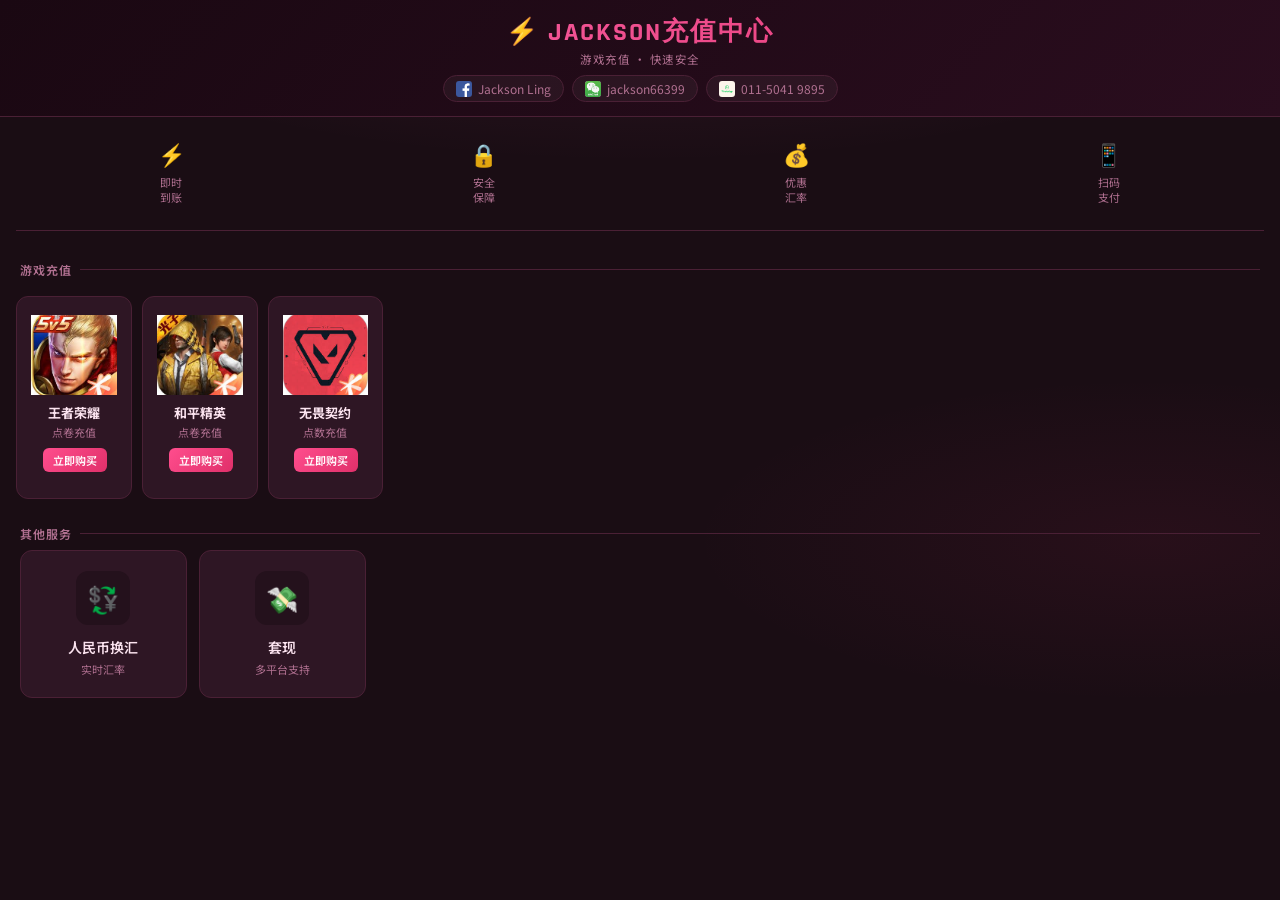
<file: index.html>
<!DOCTYPE html>
<html lang="zh">
<head>
<meta charset="UTF-8">
<meta name="viewport" content="width=device-width, initial-scale=1.0">
<title>JACKSON充值中心</title>
<link rel="stylesheet" href="styles.css">
<style>
/* ── 游戏卡片网格 (大照片版) ── */
.game-cards {
  display: grid;
  grid-template-columns: repeat(auto-fill, minmax(110px, 1fr));
  gap: 10px;
  padding: 10px 16px;
}

.game-card {
  background: var(--card);
  border: 1px solid var(--border);
  border-radius: 12px;
  text-decoration: none;
  color: var(--text);
  display: flex;
  flex-direction: column;
  transition: all 0.25s;
  overflow: hidden;
  position: relative;
}

.game-card:hover {
  border-color: var(--pink);
  transform: translateY(-3px);
  box-shadow: 0 6px 24px var(--pink-glow);
}

.game-card-img {
  width: 100%;
  height: 80px;
  background: var(--bg3);
  position: relative;
}

.game-card-img img {
  width: 100%;
  height: 100%;
  object-fit: cover;
}

.game-card-info {
  padding: 8px 10px;
  display: flex;
  flex-direction: column;
  gap: 2px;
}

.game-card-title {
  font-size: 13px;
  font-weight: 700;
  color: var(--text);
}

.game-card-sub {
  font-size: 11px;
  color: var(--text-dim);
}

.game-card-btn {
  align-self: flex-end;
  background: linear-gradient(135deg, var(--pink), var(--accent2));
  color: #fff;
  padding: 4px 10px;
  border-radius: 6px;
  font-size: 11px;
  font-weight: 600;
  margin-top: 6px;
  transition: opacity 0.2s;
}
.game-card-btn:hover { opacity: 0.9; }

/* ── 其他服务网格 (小图标版) ── */
.service-cards {
  display: grid;
  grid-template-columns: repeat(auto-fill, minmax(160px, 1fr));
  gap: 12px;
  padding: 0 20px 16px;
}

.service-card {
  background: var(--card);
  border: 1px solid var(--border);
  border-radius: 12px;
  padding: 20px 16px;
  text-align: center;
  text-decoration: none;
  color: var(--text);
  display: block;
  transition: all 0.2s;
}

.service-card:hover {
  border-color: var(--pink);
  transform: translateY(-2px);
  box-shadow: 0 4px 20px var(--pink-glow);
}

.service-icon {
  width: 54px; height: 54px;
  border-radius: 12px;
  background: var(--bg3);
  margin: 0 auto 12px;
  display: flex; align-items: center; justify-content: center;
  font-size: 26px;
}

.service-card h3 { font-size: 14px; font-weight: 600; margin-bottom: 4px; }
.service-card p  { font-size: 11px; color: var(--text-dim); }

/* ── 特性介绍 ── */
.features {
  display: grid;
  grid-template-columns: repeat(4, 1fr);
  gap: 10px;
  padding: 20px 20px 16px;
  text-align: center;
}

.feature .f-icon { font-size: 22px; margin-bottom: 6px; }
.feature .f-label { font-size: 11px; color: var(--text-dim); line-height: 1.4; }

.section-label {
  padding: 16px 20px 8px;
  font-size: 12px;
  font-weight: 600;
  color: var(--text-dim);
  letter-spacing: 1px;
  text-transform: uppercase;
}
</style>
</head>
<body>

<header class="site-header">
  <h1><span class="bolt">⚡</span> JACKSON充值中心</h1>
  <p class="tagline">游戏充值 · 快速安全</p>
  <div class="header-contacts">
    <a href="https://www.facebook.com/share/1JrBgrE1M8/?mibextid=wwXIfr" target="_blank">
      <img src="img/facebook.png" alt="FB"> Jackson Ling
    </a>
    <a href="javascript:void(0)" onclick="openWechat()">
      <img src="img/wechat.png" alt="WeChat"> jackson66399
    </a>
    <a href="https://wa.me/601150419895?text=%E4%BD%A0%E5%A5%BD%EF%BC%8C%E6%83%B3%E8%AF%A2%E9%97%AE%E6%9C%89%E4%BB%80%E4%B9%88%E6%9C%8D%E5%8A%A1%EF%BC%9F" target="_blank">
      <img src="img/whatsapp.png" alt="WA"> 011-5041 9895
    </a>
  </div>
</header>

<div class="features">
  <div class="feature"><div class="f-icon">⚡</div><div class="f-label">即时<br>到账</div></div>
  <div class="feature"><div class="f-icon">🔒</div><div class="f-label">安全<br>保障</div></div>
  <div class="feature"><div class="f-icon">💰</div><div class="f-label">优惠<br>汇率</div></div>
  <div class="feature"><div class="f-icon">📱</div><div class="f-label">扫码<br>支付</div></div>
</div>

<div class="divider"></div>

<div class="section-label">游戏充值</div>
<div class="game-cards">
  
  <a href="wzry.html" class="game-card">
    <div class="game-card-img">
      <img src="img/wzry.jpeg" onerror="this.style.display='none'" alt="王者荣耀">
    </div>
    <div class="game-card-info">
      <div class="game-card-title">王者荣耀</div>
      <div class="game-card-sub">点卷充值</div>
      <div class="game-card-btn">立即购买</div>
    </div>
  </a>

  <a href="hpjy.html" class="game-card">
    <div class="game-card-img">
      <img src="img/hpjy.jpeg" onerror="this.style.display='none'" alt="和平精英">
    </div>
    <div class="game-card-info">
      <div class="game-card-title">和平精英</div>
      <div class="game-card-sub">点卷充值</div>
      <div class="game-card-btn">立即购买</div>
    </div>
  </a>

  <a href="wwqy.html" class="game-card">
    <div class="game-card-img">
      <img src="img/wwqy.jpeg" onerror="this.style.display='none'" alt="无畏契约">
    </div>
    <div class="game-card-info">
      <div class="game-card-title">无畏契约</div>
      <div class="game-card-sub">点数充值</div>
      <div class="game-card-btn">立即购买</div>
    </div>
  </a>

</div>

<div class="section-label">其他服务</div>
<div class="service-cards">
  <a href="huanhui.html" class="service-card">
    <div class="service-icon">💱</div>
    <h3>人民币换汇</h3>
    <p>实时汇率</p>
  </a>
  <a href="taoxian.html" class="service-card">
    <div class="service-icon">💸</div>
    <h3>套现</h3>
    <p>多平台支持</p>
  </a>
</div>

<script src="cart.js"></script>
</body>
</html>
</file>
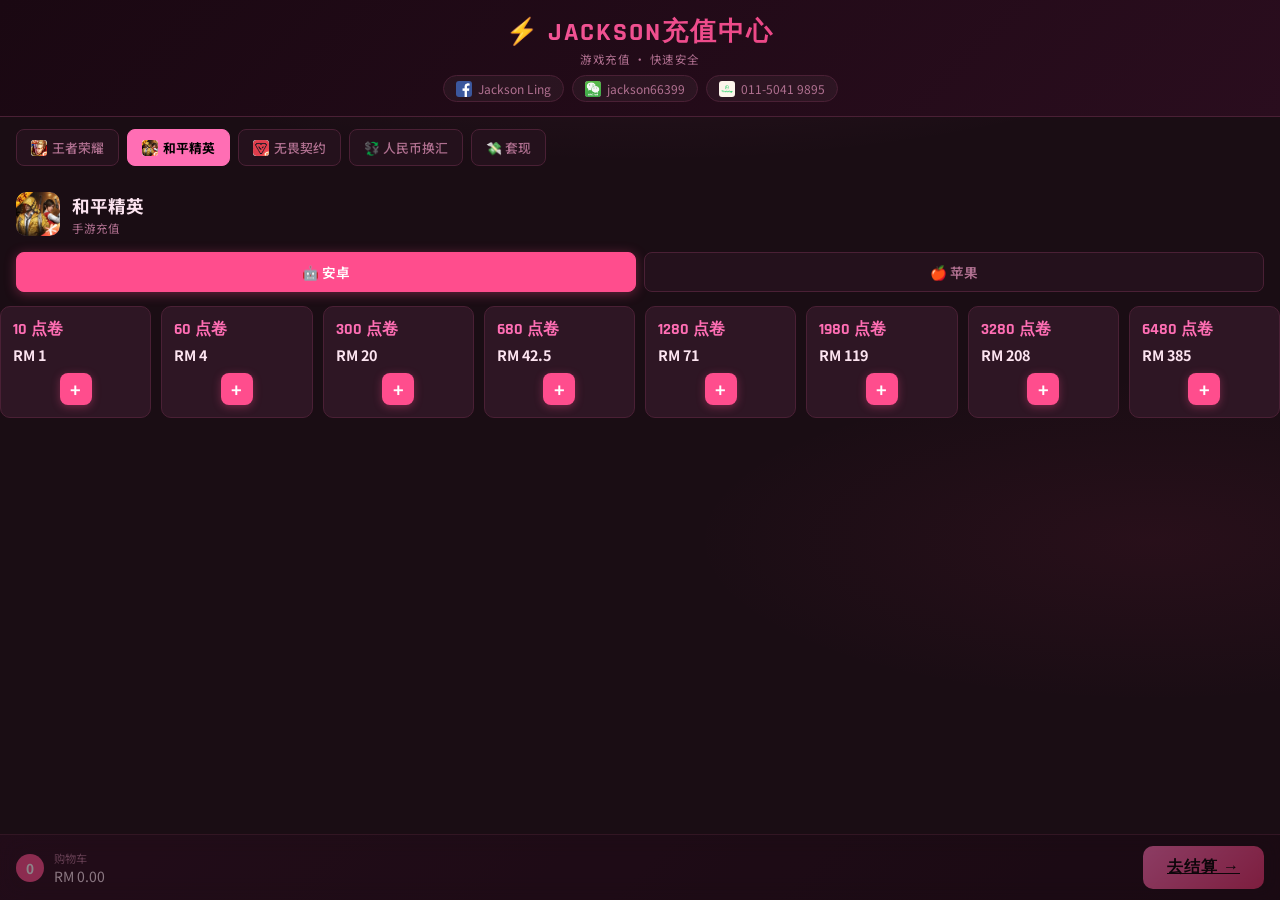
<file: hpjy.html>
<!DOCTYPE html>
<html lang="zh">
<head>
<meta charset="UTF-8">
<meta name="viewport" content="width=device-width, initial-scale=1.0">
<meta http-equiv="Cache-Control" content="no-cache, no-store, must-revalidate">
<meta http-equiv="Pragma" content="no-cache">
<meta http-equiv="Expires" content="0">
<title>和平精英充值 - JACKSON充值中心</title>
<link rel="stylesheet" href="styles.css">
<script>window.addEventListener("unload",function(){});window.addEventListener("pageshow",function(e){if(e.persisted){window.location.reload(true);}});</script>
<style>
.admin-icon-wrap2 {
  position: relative; width: 44px; height: 44px; flex-shrink: 0;
  cursor: pointer; user-select: none;
  -webkit-user-select: none; -webkit-touch-callout: none;
}
.admin-icon-inner2 {
  width: 44px; height: 44px; border-radius: 10px;
  background: var(--bg3);
  display: flex; align-items: center; justify-content: center;
  overflow: hidden;
}
.admin-icon-inner2 img { width: 100%; height: 100%; border-radius: 10px; object-fit: cover; }
.admin-ring-svg2 {
  position: absolute; inset: -5px;
  width: calc(100% + 10px); height: calc(100% + 10px);
  pointer-events: none; opacity: 0; transition: opacity 0.15s;
}
.admin-icon-wrap2.pressing .admin-ring-svg2 { opacity: 1; }
.admin-ring-circle2 {
  fill: none; stroke: #ff4d8d; stroke-width: 3; stroke-linecap: round;
  stroke-dasharray: 0 200;
}
.admin-panel2 {
  display: none; margin: 0 20px 16px;
  background: var(--card); border: 1px solid var(--border);
  border-radius: var(--radius); padding: 14px;
}
.admin-panel2.open { display: block; }
.admin-panel2 h4 { margin: 0 0 4px; font-size: 13px; color: var(--text-dim); display: flex; align-items: center; gap: 6px; }
.admin-panel2 .ap2-sub { font-size: 11px; color: var(--text-dim); margin-bottom: 12px; }
.ap2-row { display: flex; align-items: center; gap: 10px; padding: 7px 0; border-bottom: 1px solid var(--border); }
.ap2-row:last-child { border-bottom: none; }
.ap2-label { font-size: 13px; color: var(--text); flex: 1; }
.ap2-inputs { display: flex; align-items: center; gap: 4px; }
.ap2-rm { font-size: 12px; color: var(--text-dim); }
.ap2-input {
  width: 72px; padding: 6px 8px; border-radius: 8px;
  border: 1px solid var(--border); background: var(--bg);
  color: var(--text); font-size: 13px; font-weight: 700;
  font-family: inherit; text-align: right;
}
.ap2-input:focus { border-color: var(--pink); outline: none; }
.ap2-btn-row { display: flex; gap: 8px; margin-top: 14px; }
.ap2-btn-row button { flex: 1; padding: 9px 12px; border-radius: 10px; font-size: 13px; font-weight: 700; cursor: pointer; font-family: inherit; border: none; }
#ap2-apply-btn { background: linear-gradient(135deg,#ff4d8d,#e0357a); color: #fff; }
#ap2-reset-btn { background: transparent; border: 1px solid var(--border) !important; color: var(--text-dim); }
.pw-modal2 {
  position: fixed; inset: 0; background: rgba(0,0,0,0.7);
  backdrop-filter: blur(4px); z-index: 9999;
  display: none; align-items: center; justify-content: center; padding: 20px; box-sizing: border-box;
}
.pw-modal2-inner {
  background: var(--bg2,#1a1a2e); border: 1px solid var(--border,#2a2a3e);
  border-radius: 20px; padding: 28px 24px; max-width: 320px; width: 100%; text-align: center;
}
.pw-modal2-inner h3 { margin: 0 0 6px; font-size: 17px; color: var(--text); }
.pw-modal2-inner p  { margin: 0 0 16px; font-size: 13px; color: var(--text-dim); }
.pw-modal2-inner input {
  width: 100%; box-sizing: border-box; padding: 12px 14px;
  background: var(--bg3); border: 1px solid var(--border);
  border-radius: 12px; font-size: 16px; color: var(--text);
  font-family: inherit; margin-bottom: 10px; text-align: center; letter-spacing: 2px;
}
.pw-modal2-inner input:focus { border-color: var(--pink); outline: none; }
.pw-error2 { display: none; color: #ff6b6b; font-size: 12px; margin-bottom: 10px; }
.pw-modal2-btns { display: flex; gap: 8px; }
.pw-modal2-btns button { flex: 1; padding: 12px; border-radius: 12px; font-size: 14px; font-weight: 700; cursor: pointer; font-family: inherit; border: none; }
.pw-modal2-btns .pw-submit { background: linear-gradient(135deg,#ff4d8d,#e0357a); color: #fff; }
.pw-modal2-btns .pw-cancel { background: transparent; border: 1px solid var(--border) !important; color: var(--text-dim); }
</style>
</head>
<body>

<header class="site-header">
  <h1><span class="bolt">⚡</span> JACKSON充值中心</h1>
  <p class="tagline">游戏充值 · 快速安全</p>
  <div class="header-contacts">
    <a href="https://www.facebook.com/share/1JrBgrE1M8/?mibextid=wwXIfr" target="_blank"><img src="img/facebook.png" alt="FB"> Jackson Ling</a>
    <a href="javascript:void(0)" onclick="openWechat()"><img src="img/wechat.png" alt="WeChat"> jackson66399</a>
    <a href="https://wa.me/601150419895?text=%E4%BD%A0%E5%A5%BD%EF%BC%8C%E6%88%91%E6%83%B3%E5%92%A8%E8%AF%A2%E6%B8%B8%E6%88%8F%E5%85%85%E5%80%BC%E6%9C%8D%E5%8A%A1" target="_blank"><img src="img/whatsapp.png" alt="WA"> 011-5041 9895</a>
  </div>
</header>

<nav class="nav-tabs">
  <a href="wzry.html" class="nav-tab"><img src="img/wzry.jpeg" onerror="this.style.display='none'" alt=""> 王者荣耀</a>
  <a href="hpjy.html" class="nav-tab active"><img src="img/hpjy.jpeg" onerror="this.style.display='none'" alt=""> 和平精英</a>
  <a href="wwqy.html" class="nav-tab"><img src="img/wwqy.jpeg" onerror="this.style.display='none'" alt=""> 无畏契约</a>
  <a href="huanhui.html" class="nav-tab">💱 人民币换汇</a>
  <a href="taoxian.html" class="nav-tab">💸 套现</a>
</nav>

<div class="section-title">
  <div class="admin-icon-wrap2" id="admin-icon2"
       onmousedown="startPress2()" onmouseup="cancelPress2()" onmouseleave="cancelPress2()"
       ontouchstart="startPress2(event)" ontouchend="cancelPress2()" ontouchcancel="cancelPress2()">
    <div class="admin-icon-inner2">
      <img src="img/hpjy.jpeg" onerror="this.parentElement.textContent='🎮'" alt="">
    </div>
    <svg class="admin-ring-svg2" viewBox="0 0 54 54" id="ring-svg2">
      <rect x="2" y="2" width="50" height="50" rx="12" ry="12"
            class="admin-ring-circle2" id="ring-circle2" style="stroke-dashoffset:0;"/>
    </svg>
  </div>
  <div class="info">
    <h2>和平精英</h2>
    <p>手游充值</p>
  </div>
</div>

<div class="admin-panel2" id="admin-panel2">
  <h4>⚙️ 价格管理</h4>
  <div class="ap2-sub">长按图标解锁 · 修改后点击应用</div>
  <div id="ap2-rows"></div>
  <div class="ap2-btn-row">
    <button id="ap2-apply-btn" onclick="applyPrices2()">✅ 应用价格</button>
    <button id="ap2-reset-btn" onclick="resetPrices2()">🔄 重置默认</button>
  </div>
</div>

<div class="pw-modal2" id="pw-modal2">
  <div class="pw-modal2-inner">
    <h3>🔐 管理员验证</h3>
    <p>请输入管理密码</p>
    <input type="password" id="pw-input2" placeholder="密码">
    <div class="pw-error2" id="pw-error2">❌ 密码错误，请重试</div>
    <div class="pw-modal2-btns">
      <button class="pw-submit" onclick="submitPassword2()">确认</button>
      <button class="pw-cancel" onclick="closePwModal2()">取消</button>
    </div>
  </div>
</div>

<div class="platform-toggle">
  <button class="platform-btn active" id="btn-android" onclick="switchPlatform('android')">🤖 安卓</button>
  <button class="platform-btn" id="btn-apple" onclick="switchPlatform('apple')">🍎 苹果</button>
</div>

<div id="platform-android">
  <div class="product-grid">
    <div class="product-card" data-id="hpjy-and-10" onclick="addToCart('hpjy-and-10','和平精英(安卓)','10 点卷',1)">
      <div class="badge" style="display:none">0</div><div class="pts">10 点卷</div><div class="price">RM 1</div>
      <div class="card-controls"><button class="remove-btn" onclick="event.stopPropagation();removeFromCart('hpjy-and-10')" style="display:none">−</button><span class="qty-num" style="display:none">0</span><button class="add-btn" onclick="event.stopPropagation();addToCart('hpjy-and-10','和平精英(安卓)','10 点卷',1)">+</button></div>
    </div>
    <div class="product-card" data-id="hpjy-and-60" onclick="addToCart('hpjy-and-60','和平精英(安卓)','60 点卷',4)">
      <div class="badge" style="display:none">0</div><div class="pts">60 点卷</div><div class="price">RM 4</div>
      <div class="card-controls"><button class="remove-btn" onclick="event.stopPropagation();removeFromCart('hpjy-and-60')" style="display:none">−</button><span class="qty-num" style="display:none">0</span><button class="add-btn" onclick="event.stopPropagation();addToCart('hpjy-and-60','和平精英(安卓)','60 点卷',4)">+</button></div>
    </div>
    <div class="product-card" data-id="hpjy-and-300" onclick="addToCart('hpjy-and-300','和平精英(安卓)','300 点卷',20)">
      <div class="badge" style="display:none">0</div><div class="pts">300 点卷</div><div class="price">RM 20</div>
      <div class="card-controls"><button class="remove-btn" onclick="event.stopPropagation();removeFromCart('hpjy-and-300')" style="display:none">−</button><span class="qty-num" style="display:none">0</span><button class="add-btn" onclick="event.stopPropagation();addToCart('hpjy-and-300','和平精英(安卓)','300 点卷',20)">+</button></div>
    </div>
    <div class="product-card" data-id="hpjy-and-680" onclick="addToCart('hpjy-and-680','和平精英(安卓)','680 点卷',42.5)">
      <div class="badge" style="display:none">0</div><div class="pts">680 点卷</div><div class="price">RM 42.5</div>
      <div class="card-controls"><button class="remove-btn" onclick="event.stopPropagation();removeFromCart('hpjy-and-680')" style="display:none">−</button><span class="qty-num" style="display:none">0</span><button class="add-btn" onclick="event.stopPropagation();addToCart('hpjy-and-680','和平精英(安卓)','680 点卷',42.5)">+</button></div>
    </div>
    <div class="product-card" data-id="hpjy-and-1280" onclick="addToCart('hpjy-and-1280','和平精英(安卓)','1280 点卷',71)">
      <div class="badge" style="display:none">0</div><div class="pts">1280 点卷</div><div class="price">RM 71</div>
      <div class="card-controls"><button class="remove-btn" onclick="event.stopPropagation();removeFromCart('hpjy-and-1280')" style="display:none">−</button><span class="qty-num" style="display:none">0</span><button class="add-btn" onclick="event.stopPropagation();addToCart('hpjy-and-1280','和平精英(安卓)','1280 点卷',71)">+</button></div>
    </div>
    <div class="product-card" data-id="hpjy-and-1980" onclick="addToCart('hpjy-and-1980','和平精英(安卓)','1980 点卷',119)">
      <div class="badge" style="display:none">0</div><div class="pts">1980 点卷</div><div class="price">RM 119</div>
      <div class="card-controls"><button class="remove-btn" onclick="event.stopPropagation();removeFromCart('hpjy-and-1980')" style="display:none">−</button><span class="qty-num" style="display:none">0</span><button class="add-btn" onclick="event.stopPropagation();addToCart('hpjy-and-1980','和平精英(安卓)','1980 点卷',119)">+</button></div>
    </div>
    <div class="product-card" data-id="hpjy-and-3280" onclick="addToCart('hpjy-and-3280','和平精英(安卓)','3280 点卷',208)">
      <div class="badge" style="display:none">0</div><div class="pts">3280 点卷</div><div class="price">RM 208</div>
      <div class="card-controls"><button class="remove-btn" onclick="event.stopPropagation();removeFromCart('hpjy-and-3280')" style="display:none">−</button><span class="qty-num" style="display:none">0</span><button class="add-btn" onclick="event.stopPropagation();addToCart('hpjy-and-3280','和平精英(安卓)','3280 点卷',208)">+</button></div>
    </div>
    <div class="product-card" data-id="hpjy-and-6480" onclick="addToCart('hpjy-and-6480','和平精英(安卓)','6480 点卷',385)">
      <div class="badge" style="display:none">0</div><div class="pts">6480 点卷</div><div class="price">RM 385</div>
      <div class="card-controls"><button class="remove-btn" onclick="event.stopPropagation();removeFromCart('hpjy-and-6480')" style="display:none">−</button><span class="qty-num" style="display:none">0</span><button class="add-btn" onclick="event.stopPropagation();addToCart('hpjy-and-6480','和平精英(安卓)','6480 点卷',385)">+</button></div>
    </div>
  </div>
</div>

<div id="platform-apple" class="hidden">
  <div class="product-grid">
    <div class="product-card" data-id="hpjy-ios-10" onclick="addToCart('hpjy-ios-10','和平精英(苹果)','10 点卷',1)">
      <div class="badge" style="display:none">0</div><div class="pts">10 点卷</div><div class="price">RM 1</div>
      <div class="card-controls"><button class="remove-btn" onclick="event.stopPropagation();removeFromCart('hpjy-ios-10')" style="display:none">−</button><span class="qty-num" style="display:none">0</span><button class="add-btn" onclick="event.stopPropagation();addToCart('hpjy-ios-10','和平精英(苹果)','10 点卷',1)">+</button></div>
    </div>
    <div class="product-card" data-id="hpjy-ios-60" onclick="addToCart('hpjy-ios-60','和平精英(苹果)','60 点卷',4)">
      <div class="badge" style="display:none">0</div><div class="pts">60 点卷</div><div class="price">RM 4</div>
      <div class="card-controls"><button class="remove-btn" onclick="event.stopPropagation();removeFromCart('hpjy-ios-60')" style="display:none">−</button><span class="qty-num" style="display:none">0</span><button class="add-btn" onclick="event.stopPropagation();addToCart('hpjy-ios-60','和平精英(苹果)','60 点卷',4)">+</button></div>
    </div>
    <div class="product-card" data-id="hpjy-ios-316" onclick="addToCart('hpjy-ios-316','和平精英(苹果)','316 点卷',18)">
      <div class="badge" style="display:none">0</div><div class="pts">316 点卷</div><div class="price">RM 18</div>
      <div class="card-controls"><button class="remove-btn" onclick="event.stopPropagation();removeFromCart('hpjy-ios-316')" style="display:none">−</button><span class="qty-num" style="display:none">0</span><button class="add-btn" onclick="event.stopPropagation();addToCart('hpjy-ios-316','和平精英(苹果)','316 点卷',18)">+</button></div>
    </div>
    <div class="product-card" data-id="hpjy-ios-718" onclick="addToCart('hpjy-ios-718','和平精英(苹果)','718 点卷',38)">
      <div class="badge" style="display:none">0</div><div class="pts">718 点卷</div><div class="price">RM 38</div>
      <div class="card-controls"><button class="remove-btn" onclick="event.stopPropagation();removeFromCart('hpjy-ios-718')" style="display:none">−</button><span class="qty-num" style="display:none">0</span><button class="add-btn" onclick="event.stopPropagation();addToCart('hpjy-ios-718','和平精英(苹果)','718 点卷',38)">+</button></div>
    </div>
    <div class="product-card" data-id="hpjy-ios-1368" onclick="addToCart('hpjy-ios-1368','和平精英(苹果)','1368 点卷',68)">
      <div class="badge" style="display:none">0</div><div class="pts">1368 点卷</div><div class="price">RM 68</div>
      <div class="card-controls"><button class="remove-btn" onclick="event.stopPropagation();removeFromCart('hpjy-ios-1368')" style="display:none">−</button><span class="qty-num" style="display:none">0</span><button class="add-btn" onclick="event.stopPropagation();addToCart('hpjy-ios-1368','和平精英(苹果)','1368 点卷',68)">+</button></div>
    </div>
    <div class="product-card" data-id="hpjy-ios-2118" onclick="addToCart('hpjy-ios-2118','和平精英(苹果)','2118 点卷',102)">
      <div class="badge" style="display:none">0</div><div class="pts">2118 点卷</div><div class="price">RM 102</div>
      <div class="card-controls"><button class="remove-btn" onclick="event.stopPropagation();removeFromCart('hpjy-ios-2118')" style="display:none">−</button><span class="qty-num" style="display:none">0</span><button class="add-btn" onclick="event.stopPropagation();addToCart('hpjy-ios-2118','和平精英(苹果)','2118 点卷',102)">+</button></div>
    </div>
    <div class="product-card" data-id="hpjy-ios-3548" onclick="addToCart('hpjy-ios-3548','和平精英(苹果)','3548 点卷',172)">
      <div class="badge" style="display:none">0</div><div class="pts">3548 点卷</div><div class="price">RM 172</div>
      <div class="card-controls"><button class="remove-btn" onclick="event.stopPropagation();removeFromCart('hpjy-ios-3548')" style="display:none">−</button><span class="qty-num" style="display:none">0</span><button class="add-btn" onclick="event.stopPropagation();addToCart('hpjy-ios-3548','和平精英(苹果)','3548 点卷',172)">+</button></div>
    </div>
    <div class="product-card" data-id="hpjy-ios-7048" onclick="addToCart('hpjy-ios-7048','和平精英(苹果)','7048 点卷',335)">
      <div class="badge" style="display:none">0</div><div class="pts">7048 点卷</div><div class="price">RM 335</div>
      <div class="card-controls"><button class="remove-btn" onclick="event.stopPropagation();removeFromCart('hpjy-ios-7048')" style="display:none">−</button><span class="qty-num" style="display:none">0</span><button class="add-btn" onclick="event.stopPropagation();addToCart('hpjy-ios-7048','和平精英(苹果)','7048 点卷',335)">+</button></div>
    </div>
  </div>
</div>

<div class="cart-bar">
  <div class="cart-info">
    <div class="cart-badge">0</div>
    <div><div class="cart-label">购物车</div><div class="cart-total">RM 0.00</div></div>
  </div>
  <a href="topupcart.html" class="checkout-btn">去结算 →</a>
</div>

<script src="cart.js"></script>
<script>
const PRODUCTS = [
  {id:'hpjy-and-10',   pts:'10 点卷',   defaultPrice:1,    game:'和平精英(安卓)'},
  {id:'hpjy-and-60',   pts:'60 点卷',   defaultPrice:4,    game:'和平精英(安卓)'},
  {id:'hpjy-and-300',  pts:'300 点卷',  defaultPrice:20,   game:'和平精英(安卓)'},
  {id:'hpjy-and-680',  pts:'680 点卷',  defaultPrice:42.5, game:'和平精英(安卓)'},
  {id:'hpjy-and-1280', pts:'1280 点卷', defaultPrice:71,   game:'和平精英(安卓)'},
  {id:'hpjy-and-1980', pts:'1980 点卷', defaultPrice:119,  game:'和平精英(安卓)'},
  {id:'hpjy-and-3280', pts:'3280 点卷', defaultPrice:208,  game:'和平精英(安卓)'},
  {id:'hpjy-and-6480', pts:'6480 点卷', defaultPrice:385,  game:'和平精英(安卓)'},
  {id:'hpjy-ios-10',   pts:'10 点卷',   defaultPrice:1,    game:'和平精英(苹果)'},
  {id:'hpjy-ios-60',   pts:'60 点卷',   defaultPrice:4,    game:'和平精英(苹果)'},
  {id:'hpjy-ios-316',  pts:'316 点卷',  defaultPrice:18,   game:'和平精英(苹果)'},
  {id:'hpjy-ios-718',  pts:'718 点卷',  defaultPrice:38,   game:'和平精英(苹果)'},
  {id:'hpjy-ios-1368', pts:'1368 点卷', defaultPrice:68,   game:'和平精英(苹果)'},
  {id:'hpjy-ios-2118', pts:'2118 点卷', defaultPrice:102,  game:'和平精英(苹果)'},
  {id:'hpjy-ios-3548', pts:'3548 点卷', defaultPrice:172,  game:'和平精英(苹果)'},
  {id:'hpjy-ios-7048', pts:'7048 点卷', defaultPrice:335,  game:'和平精英(苹果)'},
];

const PRESS_DURATION = 5000;
let pressStart2 = null, rafId2 = null, adminUnlocked2 = false;
const PERIMETER2 = 185;

function startPress2(e) {
  if (e) e.preventDefault();
  if (pressStart2) return;
  pressStart2 = Date.now();
  document.getElementById('admin-icon2').classList.add('pressing');
  function tick() {
    const progress = Math.min((Date.now() - pressStart2) / PRESS_DURATION, 1);
    document.getElementById('ring-circle2').style.strokeDasharray = (progress * PERIMETER2) + ' ' + PERIMETER2;
    if (progress < 1) { rafId2 = requestAnimationFrame(tick); } else { finishPress2(); }
  }
  rafId2 = requestAnimationFrame(tick);
}
function cancelPress2() {
  if (!pressStart2) return;
  pressStart2 = null;
  if (rafId2) { cancelAnimationFrame(rafId2); rafId2 = null; }
  document.getElementById('admin-icon2').classList.remove('pressing');
  document.getElementById('ring-circle2').style.strokeDasharray = '0 ' + PERIMETER2;
}
function finishPress2() {
  cancelPress2();
  if (adminUnlocked2) {
    const panel = document.getElementById('admin-panel2');
    panel.classList.toggle('open');
    if (panel.classList.contains('open')) renderAdminPrices2();
  } else {
    document.getElementById('pw-modal2').style.display = 'flex';
    setTimeout(() => document.getElementById('pw-input2').focus(), 100);
  }
}
function submitPassword2() {
  const val = document.getElementById('pw-input2').value;
  if (val === '011681abc') {
    adminUnlocked2 = true;
    document.getElementById('pw-modal2').style.display = 'none';
    document.getElementById('pw-input2').value = '';
    document.getElementById('pw-error2').style.display = 'none';
    document.getElementById('admin-panel2').classList.add('open');
    renderAdminPrices2();
  } else {
    document.getElementById('pw-error2').style.display = 'block';
    document.getElementById('pw-input2').value = '';
    document.getElementById('pw-input2').focus();
  }
}
function closePwModal2() {
  document.getElementById('pw-modal2').style.display = 'none';
  document.getElementById('pw-input2').value = '';
  document.getElementById('pw-error2').style.display = 'none';
}
function getStoredPrice(id, def) {
  const v = localStorage.getItem('jp_price_' + id);
  return v !== null ? parseFloat(v) : def;
}
function renderAdminPrices2() {
  const andItems = PRODUCTS.filter(p => p.id.startsWith('hpjy-and-'));
  const iosItems = PRODUCTS.filter(p => p.id.startsWith('hpjy-ios-'));
  function makeRows(items) {
    return items.map(p => {
      const cur = getStoredPrice(p.id, p.defaultPrice);
      return `<div class="ap2-row">
        <div class="ap2-label">${p.game.includes('苹果')?'🍎':'🤖'} ${p.pts}</div>
        <div class="ap2-inputs"><span class="ap2-rm">RM</span>
        <input class="ap2-input" type="number" min="0" step="0.5" value="${cur}" data-id="${p.id}"></div>
      </div>`;
    }).join('');
  }
  document.getElementById('ap2-rows').innerHTML =
    '<div style="font-size:11px;font-weight:700;color:var(--text-dim);margin-bottom:4px">🤖 安卓</div>' + makeRows(andItems) +
    '<div style="font-size:11px;font-weight:700;color:var(--text-dim);margin:10px 0 4px">🍎 苹果</div>' + makeRows(iosItems);
}
function applyPrices2() {
  document.querySelectorAll('.ap2-input').forEach(input => {
    const val = parseFloat(input.value);
    if (!isNaN(val) && val >= 0) localStorage.setItem('jp_price_' + input.dataset.id, val.toFixed(2));
  });
  reloadPricesFromStorage();
  const btn = document.getElementById('ap2-apply-btn');
  btn.textContent = '✔ 已更新';
  setTimeout(() => btn.textContent = '✅ 应用价格', 1500);
}
function resetPrices2() {
  if (!confirm('确定要重置所有价格为默认值吗？')) return;
  PRODUCTS.forEach(p => localStorage.removeItem('jp_price_' + p.id));
  reloadPricesFromStorage(); renderAdminPrices2();
}
function reloadPricesFromStorage() {
  PRODUCTS.forEach(p => {
    const price = getStoredPrice(p.id, p.defaultPrice);
    const card  = document.querySelector(`.product-card[data-id="${p.id}"]`);
    if (!card) return;
    const priceEl = card.querySelector('.price');
    if (priceEl) priceEl.textContent = 'RM ' + (price % 1 === 0 ? price : parseFloat(price.toFixed(2)));
    card.setAttribute('onclick', `addToCart('${p.id}','${p.game}','${p.pts}',${price})`);
    const addBtn = card.querySelector('.add-btn');
    if (addBtn) addBtn.setAttribute('onclick', `event.stopPropagation();addToCart('${p.id}','${p.game}','${p.pts}',${price})`);
  });
}

function switchPlatform(p) {
  document.getElementById('platform-android').classList.toggle('hidden', p !== 'android');
  document.getElementById('platform-apple').classList.toggle('hidden', p !== 'apple');
  document.getElementById('btn-android').classList.toggle('active', p === 'android');
  document.getElementById('btn-apple').classList.toggle('active', p === 'apple');
}

document.addEventListener('DOMContentLoaded', function() {
  reloadPricesFromStorage();
  document.getElementById('ring-circle2').style.strokeDasharray = '0 ' + PERIMETER2;
  document.getElementById('pw-input2').addEventListener('keydown', e => { if (e.key==='Enter') submitPassword2(); });

  document.querySelectorAll('.product-card[data-id]').forEach(card => {
    const id = card.dataset.id;
    const removeBtn = card.querySelector('.remove-btn');
    if (!removeBtn) return;
    removeBtn.addEventListener('click', function(e) {
      e.stopPropagation();
      const androidHidden = document.getElementById('platform-android').classList.contains('hidden');
      const appleHidden   = document.getElementById('platform-apple').classList.contains('hidden');
      if (androidHidden && id.startsWith('hpjy-and-')) { alert('⚠️ 请先切换到安卓页面再修改安卓商品数量！'); return; }
      if (appleHidden && id.startsWith('hpjy-ios-'))   { alert('⚠️ 请先切换到苹果页面再修改苹果商品数量！'); return; }
      removeFromCart(id);
    }, true);
  });
});
</script>
</body>
</html>
</file>
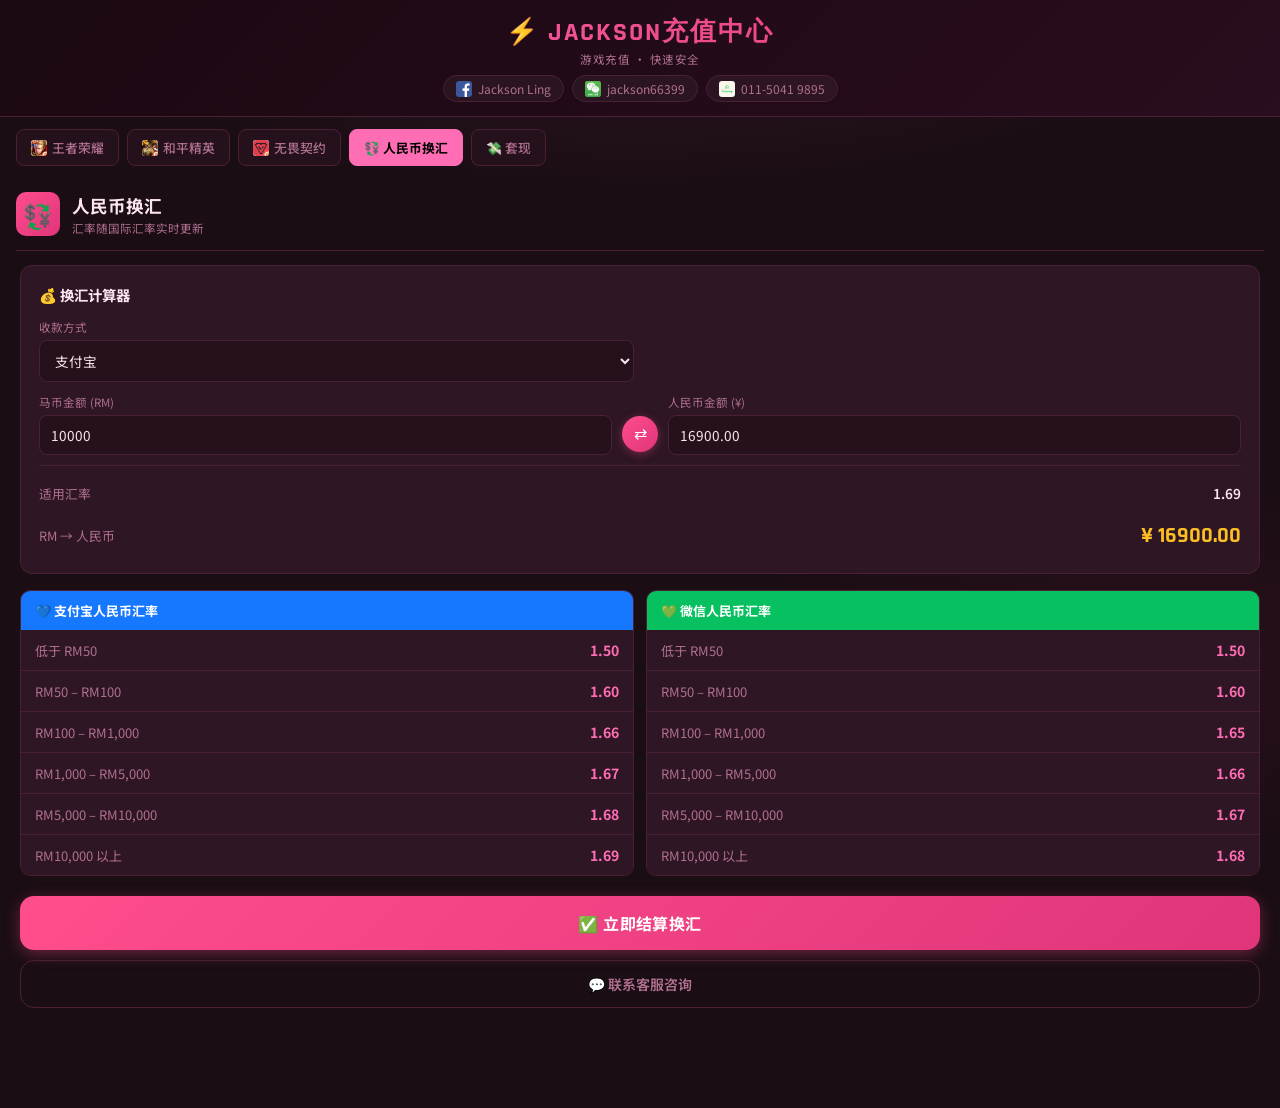
<file: huanhui.html>
<!DOCTYPE html>
<html lang="zh">
<head>
<meta charset="UTF-8">
<meta name="viewport" content="width=device-width, initial-scale=1.0">
<title>人民币换汇 - JACKSON充值中心</title>
<link rel="stylesheet" href="styles.css">
<style>
.rate-tables-wrap {
  display: grid;
  grid-template-columns: 1fr 1fr;
  gap: 12px;
  padding: 0 20px 20px;
}

@media (max-width: 480px) {
  .rate-tables-wrap { grid-template-columns: 1fr; }
}

.rate-table-card {
  border-radius: var(--radius);
  overflow: hidden;
  border: 1px solid var(--border);
}

.rate-table-header {
  padding: 10px 14px;
  font-size: 13px;
  font-weight: 700;
  display: flex;
  align-items: center;
  gap: 6px;
}

.rate-table-header.alipay  { background: #1677FF; color: #fff; }
.rate-table-header.wechat  { background: #07C160; color: #fff; }

.rate-table-body { background: var(--card); }

.rate-row {
  display: flex;
  justify-content: space-between;
  align-items: center;
  padding: 10px 14px;
  border-bottom: 1px solid var(--border);
  font-size: 13px;
}
.rate-row:last-child { border-bottom: none; }

.rate-row .range { color: var(--text-dim); }
.rate-row .rate-val { color: var(--pink-lite); font-weight: 700; font-size: 14px; }

.calc-card { margin: 0 20px 16px; }

/* Admin Settings Panel */
.admin-toggle {
  display: flex;
  justify-content: flex-end;
  padding: 0 20px 8px;
}
.admin-toggle button {
  background: transparent;
  border: 1px solid var(--border);
  color: var(--text-dim);
  border-radius: 8px;
  padding: 5px 12px;
  font-size: 11px;
  cursor: pointer;
  font-family: inherit;
  letter-spacing: 0.3px;
}
.admin-panel {
  display: none;
  margin: 0 20px 16px;
  background: var(--card);
  border: 1px solid var(--border);
  border-radius: var(--radius);
  padding: 14px;
}
.admin-panel.open { display: block; }
.admin-panel h4 {
  margin: 0 0 12px;
  font-size: 13px;
  color: var(--text-dim);
  display: flex;
  align-items: center;
  gap: 6px;
}
.admin-base-row {
  display: flex;
  align-items: center;
  gap: 10px;
  margin-bottom: 14px;
}
.admin-base-row label {
  font-size: 13px;
  color: var(--text-dim);
  white-space: nowrap;
}
.admin-base-row input {
  width: 90px;
  padding: 7px 10px;
  border-radius: 8px;
  border: 1px solid var(--border);
  background: var(--bg);
  color: var(--text);
  font-size: 14px;
  font-weight: 700;
  font-family: inherit;
}
.admin-base-row button {
  padding: 7px 16px;
  background: linear-gradient(135deg,#ff4d8d,#e0357a);
  color: #fff;
  border: none;
  border-radius: 8px;
  font-size: 13px;
  font-weight: 700;
  cursor: pointer;
  font-family: inherit;
}
.admin-preview {
  display: grid;
  grid-template-columns: 1fr 1fr;
  gap: 10px;
}
@media (max-width: 480px) {
  .admin-preview { grid-template-columns: 1fr; }
}
.admin-preview-card { font-size: 11px; }
.admin-preview-title {
  font-size: 11px;
  font-weight: 700;
  margin-bottom: 5px;
  padding: 4px 8px;
  border-radius: 5px;
}
.admin-preview-title.ap { background: #1677FF22; color: #1677FF; }
.admin-preview-title.wx { background: #07C16022; color: #07C160; }
.admin-preview-row {
  display: flex;
  justify-content: space-between;
  padding: 3px 6px;
  border-bottom: 1px solid var(--border);
  font-size: 11px;
}
.admin-preview-row:last-child { border-bottom: none; }
.admin-preview-row .pr { color: var(--text-dim); }
.admin-preview-row .pv { color: var(--pink-lite); font-weight: 700; }

/* Long-press ring animation */
.admin-icon-wrap {
  position: relative;
  width: 44px;
  height: 44px;
  flex-shrink: 0;
  cursor: pointer;
  user-select: none;
  -webkit-user-select: none;
  -webkit-touch-callout: none;
}
.admin-icon-inner {
  width: 44px;
  height: 44px;
  border-radius: 10px;
  background: linear-gradient(135deg,#ff4d8d,#e0357a);
  display: flex;
  align-items: center;
  justify-content: center;
  font-size: 24px;
}
.admin-icon-ring {
  position: absolute;
  inset: -4px;
  border-radius: 14px;
  border: 3px solid transparent;
  pointer-events: none;
  /* ring drawn via conic-gradient on pseudo or SVG */
}
/* SVG ring overlay */
.admin-ring-svg {
  position: absolute;
  inset: -5px;
  width: calc(100% + 10px);
  height: calc(100% + 10px);
  pointer-events: none;
  opacity: 0;
  transition: opacity 0.15s;
}
.admin-icon-wrap.pressing .admin-ring-svg { opacity: 1; }

.admin-ring-circle {
  fill: none;
  stroke: #ff4d8d;
  stroke-width: 3;
  stroke-linecap: round;
  stroke-dasharray: 0 200;
  transition: stroke-dasharray 0s linear;
}
.admin-icon-wrap.pressing .admin-ring-circle {
  stroke-dasharray: var(--dash, 0) 200;
}
</style>
</head>
<body>

<!-- HEADER -->
<header class="site-header">
  <h1><span class="bolt">⚡</span> JACKSON充值中心</h1>
  <p class="tagline">游戏充值 · 快速安全</p>
  <div class="header-contacts">
    <a href="https://www.facebook.com/share/1JrBgrE1M8/?mibextid=wwXIfr" target="_blank">
      <img src="img/facebook.png" alt="FB"> Jackson Ling
    </a>
    <a href="javascript:void(0)" onclick="openWechat()">
      <img src="img/wechat.png" alt="WeChat"> jackson66399
    </a>
    <a href="https://wa.me/601150419895?text=%E4%BD%A0%E5%A5%BD%EF%BC%8C%E6%88%91%E6%83%B3%E5%92%A8%E8%AF%A2%E4%BA%BA%E6%B0%91%E5%B8%81%E5%85%91%E6%8D%A2%E6%9C%8D%E5%8A%A1" target="_blank">
      <img src="img/whatsapp.png" alt="WA"> 011-5041 9895
    </a>
  </div>
</header>

<!-- NAV TABS -->
<nav class="nav-tabs">
  <a href="wzry.html" class="nav-tab">
    <img src="img/wzry.jpeg" onerror="this.style.display='none'" alt=""> 王者荣耀
  </a>
  <a href="hpjy.html" class="nav-tab">
    <img src="img/hpjy.jpeg" onerror="this.style.display='none'" alt=""> 和平精英
  </a>
  <a href="wwqy.html" class="nav-tab">
    <img src="img/wwqy.jpeg" onerror="this.style.display='none'" alt=""> 无畏契约
  </a>
  <a href="huanhui.html" class="nav-tab active">💱 人民币换汇</a>
  <a href="taoxian.html" class="nav-tab">💸 套现</a>
</nav>

<!-- SECTION TITLE -->
<div class="section-title">
  <!-- Long-press icon -->
  <div class="admin-icon-wrap" id="admin-icon"
       onmousedown="startPress()" onmouseup="cancelPress()" onmouseleave="cancelPress()"
       ontouchstart="startPress(event)" ontouchend="cancelPress()" ontouchcancel="cancelPress()">
    <div class="admin-icon-inner">💱</div>
    <svg class="admin-ring-svg" viewBox="0 0 54 54" id="ring-svg">
      <rect x="2" y="2" width="50" height="50" rx="12" ry="12"
            class="admin-ring-circle" id="ring-circle"
            style="stroke-dashoffset:0;"/>
    </svg>
  </div>
  <div class="info">
    <h2>人民币换汇</h2>
    <p>汇率随国际汇率实时更新</p>
  </div>
</div>

<div class="divider"></div>

<!-- ADMIN SETTINGS PANEL -->
<div class="admin-panel" id="admin-panel">
  <h4>⚙️ 基准汇率设置</h4>
  <div class="admin-base-row">
    <label>基准汇率：</label>
    <input type="number" id="base-rate-input" value="1.71" step="0.01" min="1" max="9.99">
    <button onclick="applyBaseRate()">✅ 应用</button>
  </div>
  <div class="admin-preview" id="admin-preview"></div>
</div>

<!-- PASSWORD MODAL -->
<div id="pw-modal" style="display:none;position:fixed;inset:0;background:rgba(0,0,0,0.65);z-index:999;align-items:center;justify-content:center;">
  <div style="background:var(--card);border:1px solid var(--border);border-radius:16px;padding:24px 22px;width:280px;max-width:90vw;">
    <div style="display:flex;align-items:center;gap:8px;margin-bottom:16px;">
      <span style="font-size:20px">🔒</span>
      <span style="font-weight:700;font-size:15px">管理员验证</span>
    </div>
    <p style="font-size:12px;color:var(--text-dim);margin:0 0 12px">请输入管理员密码以继续</p>
    <input id="pw-input" type="password" placeholder="输入密码"
      onkeydown="if(event.key==='Enter')submitPassword()"
      style="width:100%;box-sizing:border-box;padding:10px 12px;border-radius:8px;border:1px solid var(--border);background:var(--bg);color:var(--text);font-size:14px;font-family:inherit;margin-bottom:6px;">
    <p id="pw-error" style="display:none;color:#ff4d4d;font-size:12px;margin:0 0 10px">❌ 密码错误，请重试</p>
    <div style="display:flex;gap:8px;margin-top:10px;">
      <button onclick="closePwModal()" style="flex:1;padding:10px;background:transparent;color:var(--text-dim);border:1px solid var(--border);border-radius:8px;font-size:13px;cursor:pointer;font-family:inherit;">取消</button>
      <button onclick="submitPassword()" style="flex:1;padding:10px;background:linear-gradient(135deg,#ff4d8d,#e0357a);color:#fff;border:none;border-radius:8px;font-size:13px;font-weight:700;cursor:pointer;font-family:inherit;">确认</button>
    </div>
  </div>
</div>

<div class="calc-card">
  <h3>💰 换汇计算器</h3>
  <!-- Method selector -->
  <div class="calc-row" style="margin-bottom:12px;">
    <div class="calc-field" style="flex:1;">
      <label>收款方式</label>
      <select id="method-select" onchange="fromRM()">
        <option value="alipay">支付宝</option>
        <option value="wechat">微信支付</option>
      </select>
    </div>
  </div>
  <!-- Bidirectional inputs -->
  <div style="display:flex;align-items:center;gap:10px;">
    <div class="calc-field" style="flex:1;">
      <label>马币金额 (RM)</label>
      <input type="number" id="rm-input" value="10000" min="0" step="any" oninput="fromRM()">
    </div>
    <!-- swap button -->
    <div style="padding-top:18px;flex-shrink:0;">
      <button onclick="swapCalc()" title="交换方向"
        style="width:36px;height:36px;border-radius:50%;background:linear-gradient(135deg,#ff4d8d,#e0357a);border:none;color:#fff;font-size:16px;cursor:pointer;display:flex;align-items:center;justify-content:center;box-shadow:0 2px 8px var(--pink-glow);transition:transform .15s;"
        onmouseenter="this.style.transform='rotate(180deg)'" onmouseleave="this.style.transform='rotate(0deg)'">
        ⇄
      </button>
    </div>
    <div class="calc-field" style="flex:1;">
      <label>人民币金额 (¥)</label>
      <input type="number" id="cny-input" value="16900" min="0" step="any" oninput="fromCNY()">
    </div>
  </div>
  <!-- Rate display -->
  <div class="calc-result" style="margin-top:10px;">
    <div class="calc-result-row">
      <span class="label">适用汇率</span>
      <span class="value" id="rate-display">1.69</span>
    </div>
    <div class="calc-result-row">
      <span class="label" id="calc-direction-label">RM → 人民币</span>
      <span class="value yellow" id="result-display">¥ 16900.00</span>
    </div>
  </div>
</div>

<!-- RATE TABLES -->
<div class="rate-tables-wrap">
  <!-- 支付宝 -->
  <div class="rate-table-card">
    <div class="rate-table-header alipay">💙 支付宝人民币汇率</div>
    <div class="rate-table-body">
      <div class="rate-row"><span class="range">低于 RM50</span><span class="rate-val">1.50</span></div>
      <div class="rate-row"><span class="range">RM50 – RM100</span><span class="rate-val">1.50</span></div>
      <div class="rate-row"><span class="range">RM100 – RM1,000</span><span class="rate-val">1.66</span></div>
      <div class="rate-row"><span class="range">RM1,000 – RM5,000</span><span class="rate-val">1.67</span></div>
      <div class="rate-row"><span class="range">RM5,000 – RM10,000</span><span class="rate-val">1.68</span></div>
      <div class="rate-row"><span class="range">RM10,000 以上</span><span class="rate-val">1.69</span></div>
    </div>
  </div>

  <!-- 微信 -->
  <div class="rate-table-card">
    <div class="rate-table-header wechat">💚 微信人民币汇率</div>
    <div class="rate-table-body">
      <div class="rate-row"><span class="range">低于 RM50</span><span class="rate-val">1.50</span></div>
      <div class="rate-row"><span class="range">RM50 – RM100</span><span class="rate-val">1.50</span></div>
      <div class="rate-row"><span class="range">RM100 – RM1,000</span><span class="rate-val">1.55</span></div>
      <div class="rate-row"><span class="range">RM1,000 – RM5,000</span><span class="rate-val">1.66</span></div>
      <div class="rate-row"><span class="range">RM5,000 – RM10,000</span><span class="rate-val">1.67</span></div>
      <div class="rate-row"><span class="range">RM10,000 以上</span><span class="rate-val">1.68</span></div>
    </div>
  </div>
</div>

<!-- CONTACT CTA + CHECKOUT -->
<div style="margin: 0 20px 20px; display:flex; flex-direction:column; gap:10px;">
  <button onclick="goCheckout()" style="width:100%;padding:15px;background:linear-gradient(135deg,#ff4d8d,#e0357a);color:#fff;border:none;border-radius:14px;font-size:16px;font-weight:700;cursor:pointer;box-shadow:0 4px 16px var(--pink-glow);font-family:inherit;letter-spacing:0.4px;">
    ✅ 立即结算换汇
  </button>
  <a href="https://wa.me/601150419895" target="_blank" style="display:block;padding:13px;background:transparent;color:var(--text-dim);border:1px solid var(--border);border-radius:14px;text-decoration:none;font-size:14px;font-weight:600;text-align:center;">
    💬 联系客服咨询
  </a>
</div>


<script src="cart.js"></script>
<script>
// ── Base rate & offsets ──────────────────────────────────────────────────────
const ALIPAY_OFFSETS = [
  { min: 0,     max: 50,    fixed: 1.50 },
  { min: 50,    max: 100,   fixed: 1.60 },
  { min: 100,   max: 1000,  offset: 0.05 },
  { min: 1000,  max: 5000,  offset: 0.04 },
  { min: 5000,  max: 10000, offset: 0.03 },
  { min: 10000, max: Infinity, offset: 0.02 },
];
const WECHAT_OFFSETS = [
  { min: 0,     max: 50,    fixed: 1.50 },
  { min: 50,    max: 100,   fixed: 1.60 },
  { min: 100,   max: 1000,  offset: 0.06 },
  { min: 1000,  max: 5000,  offset: 0.05 },
  { min: 5000,  max: 10000, offset: 0.04 },
  { min: 10000, max: Infinity, offset: 0.03 },
];

let BASE_RATE = parseFloat(localStorage.getItem('jackson_base_rate') || '1.71');

function buildRates(offsets) {
  return offsets.map(t => ({
    min: t.min, max: t.max,
    rate: t.fixed !== undefined ? t.fixed : parseFloat((BASE_RATE - t.offset).toFixed(2))
  }));
}

let alipayRates = buildRates(ALIPAY_OFFSETS);
let wechatRates = buildRates(WECHAT_OFFSETS);

function getRate(rm, method) {
  const tiers = method === 'alipay' ? alipayRates : wechatRates;
  const tier = tiers.find(t => rm >= t.min && rm < t.max) || tiers[tiers.length - 1];
  return tier.rate;
}

// ── Bidirectional Calculator ─────────────────────────────────────────────────
let _lastDir = 'rm'; // 'rm' or 'cny'

function fromRM() {
  _lastDir = 'rm';
  const rm     = parseFloat(document.getElementById('rm-input').value) || 0;
  const method = document.getElementById('method-select').value;
  const rate   = getRate(rm, method);
  const cny    = rm * rate;
  document.getElementById('rate-display').textContent = rate.toFixed(2);
  document.getElementById('cny-input').value          = cny ? cny.toFixed(2) : '';
  document.getElementById('calc-direction-label').textContent = 'RM → 人民币';
  document.getElementById('result-display').textContent       = '¥ ' + cny.toFixed(2);
}

function fromCNY() {
  _lastDir = 'cny';
  const cny    = parseFloat(document.getElementById('cny-input').value) || 0;
  const method = document.getElementById('method-select').value;
  // For CNY→RM we iterate to find the right tier (RM amount determines rate)
  // Binary-search / iterate: guess rm = cny / bestRate, then refine once
  const tiers  = method === 'alipay' ? alipayRates : wechatRates;
  let rm = 0;
  for (let i = 0; i < 20; i++) {
    const rate = getRate(rm, method);
    rm = cny / rate;
  }
  const rate = getRate(rm, method);
  rm = cny / rate;
  document.getElementById('rate-display').textContent = rate.toFixed(2);
  document.getElementById('rm-input').value           = rm ? rm.toFixed(2) : '';
  document.getElementById('calc-direction-label').textContent = '人民币 → RM';
  document.getElementById('result-display').textContent       = 'RM ' + rm.toFixed(2);
}

function swapCalc() {
  if (_lastDir === 'rm') {
    // Switch focus to CNY input and let user type CNY
    const cnyInput = document.getElementById('cny-input');
    cnyInput.focus();
    cnyInput.select();
    fromCNY();
  } else {
    const rmInput = document.getElementById('rm-input');
    rmInput.focus();
    rmInput.select();
    fromRM();
  }
}

// Alias for goCheckout compatibility
function calcCurrency() { fromRM(); }

function updateRateTableDOM() {
  const alipayRows = document.querySelectorAll('.rate-table-card:nth-child(1) .rate-row .rate-val');
  const wechatRows = document.querySelectorAll('.rate-table-card:nth-child(2) .rate-row .rate-val');
  alipayRates.forEach((t, i) => { if (alipayRows[i]) alipayRows[i].textContent = t.rate.toFixed(2); });
  wechatRates.forEach((t, i) => { if (wechatRows[i]) wechatRows[i].textContent = t.rate.toFixed(2); });
}

// ── Long-press logic (5 seconds) ─────────────────────────────────────────────
const PRESS_DURATION = 5000; // ms
let pressTimer = null;
let pressStart = null;
let rafId = null;
let adminUnlocked = false;

// Rect perimeter for the SVG (54x54 viewBox, rect at x=2,y=2 w=50 h=50 rx=12)
// perimeter ≈ 2*(50+50) - (2π - 8)*12 ≈ 200 - 52.55 ≈ ... use 185 as approx
const PERIMETER = 185;

function startPress(e) {
  if (e) e.preventDefault();
  if (pressTimer) return;
  pressStart = Date.now();

  const icon = document.getElementById('admin-icon');
  icon.classList.add('pressing');

  function tick() {
    const elapsed = Date.now() - pressStart;
    const progress = Math.min(elapsed / PRESS_DURATION, 1);
    const dash = progress * PERIMETER;
    document.getElementById('ring-circle').style.strokeDasharray = dash + ' ' + PERIMETER;

    if (progress < 1) {
      rafId = requestAnimationFrame(tick);
    } else {
      // Completed 5 seconds
      finishPress();
    }
  }
  rafId = requestAnimationFrame(tick);
}

function cancelPress() {
  if (!pressTimer && !pressStart) return;
  pressStart = null;
  if (rafId) { cancelAnimationFrame(rafId); rafId = null; }
  const icon = document.getElementById('admin-icon');
  icon.classList.remove('pressing');
  document.getElementById('ring-circle').style.strokeDasharray = '0 ' + PERIMETER;
}

function finishPress() {
  cancelPress();
  if (adminUnlocked) {
    // Already unlocked — toggle panel
    const panel = document.getElementById('admin-panel');
    panel.classList.toggle('open');
    if (panel.classList.contains('open')) {
      document.getElementById('base-rate-input').value = BASE_RATE.toFixed(2);
      renderAdminPreview();
    }
  } else {
    // Show password modal
    document.getElementById('pw-modal').style.display = 'flex';
    setTimeout(() => document.getElementById('pw-input').focus(), 100);
  }
}

// ── Admin panel ──────────────────────────────────────────────────────────────
function submitPassword() {
  const val = document.getElementById('pw-input').value;
  if (val === '011681abc') {
    adminUnlocked = true;
    document.getElementById('pw-modal').style.display = 'none';
    document.getElementById('pw-input').value = '';
    document.getElementById('pw-error').style.display = 'none';
    const panel = document.getElementById('admin-panel');
    panel.classList.add('open');
    document.getElementById('base-rate-input').value = BASE_RATE.toFixed(2);
    renderAdminPreview();
  } else {
    document.getElementById('pw-error').style.display = 'block';
    document.getElementById('pw-input').value = '';
    document.getElementById('pw-input').focus();
  }
}

function closePwModal() {
  document.getElementById('pw-modal').style.display = 'none';
  document.getElementById('pw-input').value = '';
  document.getElementById('pw-error').style.display = 'none';
}

function applyBaseRate() {
  const val = parseFloat(document.getElementById('base-rate-input').value);
  if (!val || val < 1) { alert('请输入有效汇率！'); return; }
  BASE_RATE = val;
  localStorage.setItem('jackson_base_rate', BASE_RATE.toFixed(2));
  alipayRates = buildRates(ALIPAY_OFFSETS);
  wechatRates = buildRates(WECHAT_OFFSETS);
  updateRateTableDOM();
  renderAdminPreview();
  fromRM();
  const btn = document.querySelector('#admin-panel .admin-base-row button');
  btn.textContent = '✔ 已更新';
  setTimeout(() => btn.textContent = '✅ 应用', 1500);
}

const TIER_LABELS = ['低于 RM50','RM50–100','RM100–1000','RM1000–5000','RM5000–10000','RM1万以上'];

function renderAdminPreview() {
  const base = parseFloat(document.getElementById('base-rate-input').value) || BASE_RATE;
  const apRates = ALIPAY_OFFSETS.map(t => t.fixed !== undefined ? t.fixed : parseFloat((base - t.offset).toFixed(2)));
  const wxRates = WECHAT_OFFSETS.map(t => t.fixed !== undefined ? t.fixed : parseFloat((base - t.offset).toFixed(2)));
  const offLabel = (t) => t.fixed !== undefined ? '固定' : `${base.toFixed(2)}-${t.offset.toFixed(2)}`;
  let html = `
    <div class="admin-preview-card">
      <div class="admin-preview-title ap">💙 支付宝</div>
      ${ALIPAY_OFFSETS.map((t,i)=>`
        <div class="admin-preview-row">
          <span class="pr">${TIER_LABELS[i]}</span>
          <span class="pv">${apRates[i].toFixed(2)} <span style="color:var(--text-dim);font-weight:400">(${offLabel(t)})</span></span>
        </div>`).join('')}
    </div>
    <div class="admin-preview-card">
      <div class="admin-preview-title wx">💚 微信</div>
      ${WECHAT_OFFSETS.map((t,i)=>`
        <div class="admin-preview-row">
          <span class="pr">${TIER_LABELS[i]}</span>
          <span class="pv">${wxRates[i].toFixed(2)} <span style="color:var(--text-dim);font-weight:400">(${offLabel(t)})</span></span>
        </div>`).join('')}
    </div>`;
  document.getElementById('admin-preview').innerHTML = html;
}

document.addEventListener('DOMContentLoaded', () => {
  fromRM();
  updateRateTableDOM();
  document.getElementById('base-rate-input').addEventListener('input', renderAdminPreview);
  // Initialise ring dash
  document.getElementById('ring-circle').style.strokeDasharray = '0 ' + PERIMETER;
});

// ── Checkout ─────────────────────────────────────────────────────────────────
function goCheckout() {
  const rm     = parseFloat(document.getElementById('rm-input').value) || 0;
  const method = document.getElementById('method-select').value;
  const rate   = getRate(rm, method);
  const cny    = rm * rate;
  if (!rm || rm <= 0) { alert('请先输入马币金额！'); return; }
  const url = `huanhuicart.html?rm=${rm.toFixed(2)}&cny=${cny.toFixed(2)}&rate=${rate.toFixed(2)}&method=${method}`;
  window.location.href = url;
}
</script>
</body>
</html>
</file>
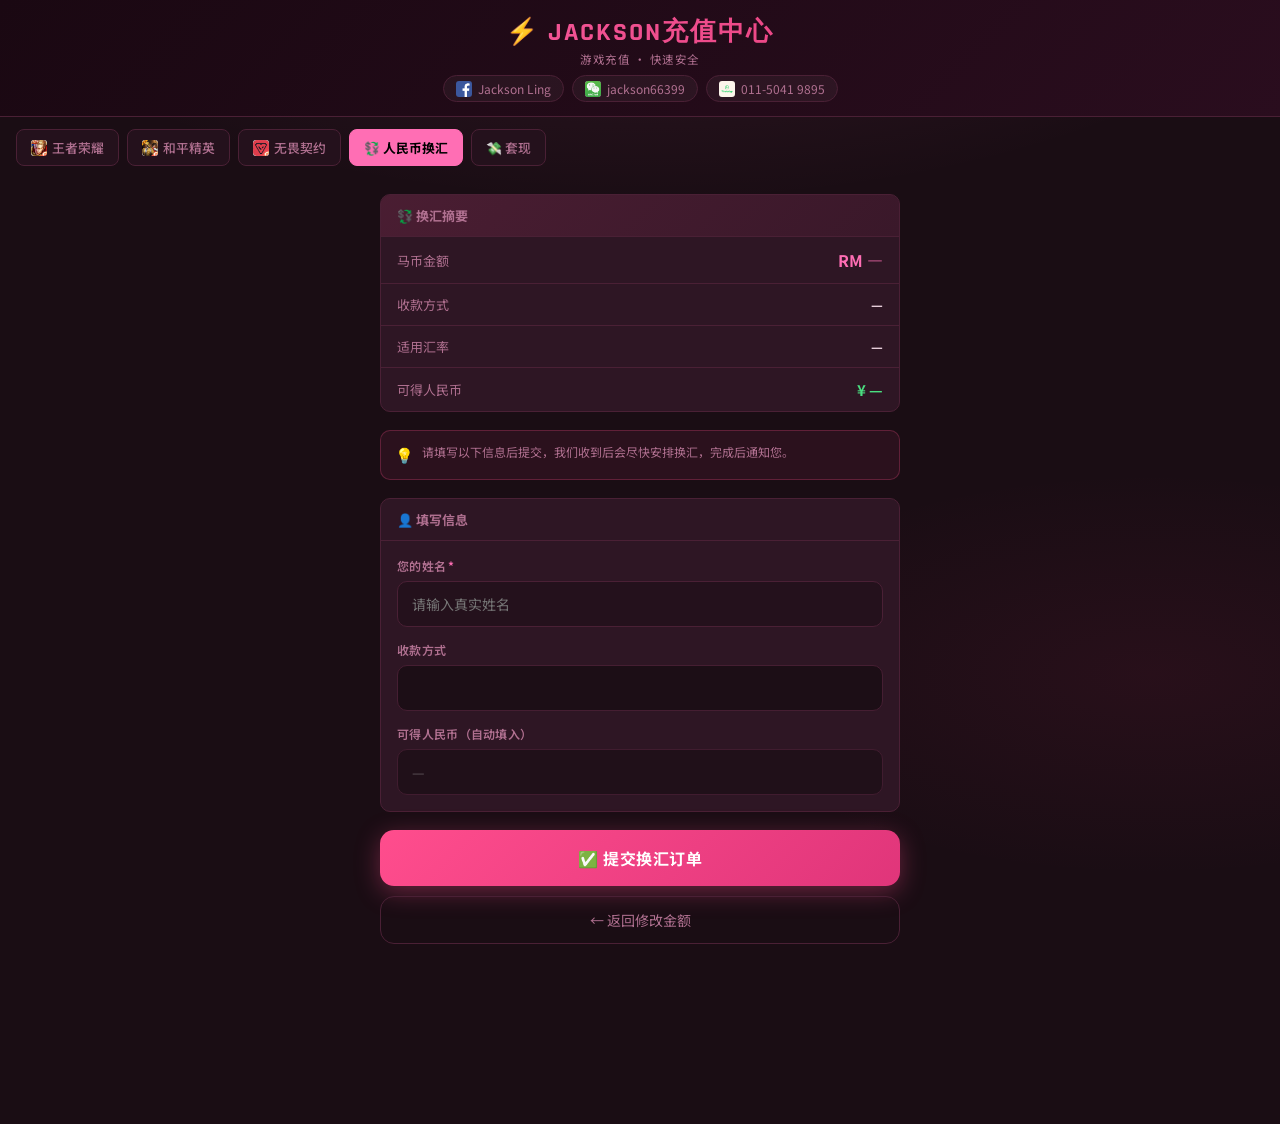
<file: huanhuicart.html>
<!DOCTYPE html>
<html lang="zh">
<head>
<meta charset="UTF-8">
<meta name="viewport" content="width=device-width, initial-scale=1.0">
<title>换汇结算 - JACKSON充值中心</title>
<link rel="stylesheet" href="styles.css">
<style>

.page-wrap {
  padding: 16px 20px 100px;
  max-width: 560px;
  margin: 0 auto;
}

/* ── 换汇摘要卡 ── */
.exchange-summary {
  background: var(--card);
  border: 1px solid var(--border);
  border-radius: var(--radius);
  overflow: hidden;
  margin-bottom: 18px;
}

.exchange-summary-header {
  background: linear-gradient(135deg, #ff4d8d22, #e0357a11);
  border-bottom: 1px solid var(--border);
  padding: 11px 16px;
  display: flex;
  align-items: center;
  gap: 8px;
  font-size: 13px;
  font-weight: 700;
  color: var(--text-dim);
}

.exchange-row {
  display: flex;
  justify-content: space-between;
  align-items: center;
  padding: 11px 16px;
  border-bottom: 1px solid var(--border);
  font-size: 13px;
}
.exchange-row:last-child { border-bottom: none; }
.exchange-row .label { color: var(--text-dim); }
.exchange-row .value { font-weight: 700; color: var(--text); }
.exchange-row .value.highlight { color: var(--pink-lite); font-size: 16px; }
.exchange-row .value.green { color: var(--green); font-size: 15px; }

/* ── 表单区 ── */
.form-section {
  background: var(--card);
  border: 1px solid var(--border);
  border-radius: var(--radius);
  overflow: hidden;
  margin-bottom: 18px;
}

.form-section-header {
  padding: 11px 16px;
  font-size: 13px;
  font-weight: 700;
  color: var(--text-dim);
  border-bottom: 1px solid var(--border);
  display: flex;
  align-items: center;
  gap: 8px;
}

.form-body { padding: 16px; }

.f-field {
  margin-bottom: 14px;
}
.f-field:last-child { margin-bottom: 0; }

.f-field label {
  display: block;
  font-size: 12px;
  font-weight: 600;
  color: var(--text-dim);
  margin-bottom: 7px;
  letter-spacing: 0.3px;
}

.f-field .req { color: var(--pink-lite); margin-left: 2px; }

.f-field input,
.f-field select {
  width: 100%;
  background: var(--bg3);
  border: 1px solid var(--border);
  border-radius: 10px;
  padding: 12px 14px;
  font-size: 14px;
  color: var(--text);
  box-sizing: border-box;
  outline: none;
  transition: border-color 0.2s, box-shadow 0.2s;
  font-family: inherit;
  -webkit-appearance: none;
  appearance: none;
}

.f-field input:focus,
.f-field select:focus {
  border-color: var(--pink);
  box-shadow: 0 0 0 3px var(--pink-glow);
}

.f-field input[readonly] {
  opacity: 0.65;
  cursor: default;
  background: var(--bg);
}

/* select 箭头 */
.select-wrap { position: relative; }
.select-wrap::after {
  content: '›';
  position: absolute;
  right: 14px;
  top: 50%;
  transform: translateY(-50%) rotate(90deg);
  color: var(--text-dim);
  pointer-events: none;
  font-size: 16px;
}

/* 支付宝账号字段动态显示 */
#alipay-field { display: none; }

/* ── 提示条 ── */
.info-banner {
  background: rgba(255,77,141,0.08);
  border: 1px solid rgba(255,77,141,0.25);
  border-radius: 10px;
  padding: 11px 14px;
  font-size: 12px;
  color: var(--text-dim);
  line-height: 1.65;
  margin-bottom: 18px;
  display: flex;
  gap: 8px;
}
.info-banner .icon { font-size: 15px; flex-shrink: 0; margin-top: 1px; }

/* ── 复制框 ── */
.copy-box {
  background: var(--card);
  border: 1px solid var(--border);
  border-radius: var(--radius);
  overflow: hidden;
  margin-bottom: 16px;
}

.copy-box-header {
  display: flex;
  align-items: center;
  gap: 8px;
  padding: 11px 14px;
  font-size: 13px;
  font-weight: 700;
  color: var(--text-dim);
  border-bottom: 1px solid var(--border);
}

.copy-text {
  font-size: 13px;
  color: var(--text);
  line-height: 1.85;
  white-space: pre-wrap;
  font-family: monospace;
  padding: 14px;
  margin: 0;
}

.copy-btn {
  width: 100%;
  padding: 13px;
  background: linear-gradient(135deg, #ff4d8d, #e0357a);
  border: none;
  color: #fff;
  font-size: 14px;
  font-weight: 700;
  cursor: pointer;
  display: flex;
  align-items: center;
  justify-content: center;
  gap: 6px;
  transition: opacity 0.2s;
  letter-spacing: 0.3px;
  font-family: inherit;
}
.copy-btn:active { opacity: 0.85; }
.copy-btn.copied { background: linear-gradient(135deg, #34c759, #28a745); }

/* ── 联系快捷按钮 ── */
.contact-links {
  display: flex;
  flex-direction: column;
  gap: 10px;
  margin-bottom: 18px;
}

.contact-link {
  display: flex;
  align-items: center;
  gap: 14px;
  background: var(--card);
  border: 1px solid var(--border);
  border-radius: var(--radius);
  padding: 14px 16px;
  text-decoration: none;
  color: var(--text);
  transition: border-color 0.2s, transform 0.15s;
}
.contact-link:hover  { border-color: var(--pink); transform: translateX(2px); }
.contact-link:active { transform: scale(0.98); }

.contact-icon {
  width: 42px; height: 42px;
  border-radius: 12px;
  display: flex; align-items: center; justify-content: center;
  font-size: 22px; flex-shrink: 0;
}
.contact-info strong { font-size: 14px; font-weight: 700; display: block; margin-bottom: 2px; }
.contact-info span   { font-size: 12px; color: var(--text-dim); }
.contact-arrow { margin-left: auto; color: var(--text-dim); font-size: 16px; }

/* ── 提交 / 返回按钮 ── */
.submit-btn {
  width: 100%;
  padding: 16px;
  background: linear-gradient(135deg, #ff4d8d, #e0357a);
  color: #fff;
  border: none;
  border-radius: 14px;
  font-size: 16px;
  font-weight: 700;
  cursor: pointer;
  box-shadow: 0 6px 24px var(--pink-glow);
  letter-spacing: 0.5px;
  display: flex;
  align-items: center;
  justify-content: center;
  gap: 8px;
  transition: opacity 0.2s, transform 0.1s;
  margin-bottom: 10px;
  font-family: inherit;
}
.submit-btn:active { transform: scale(0.98); opacity: 0.9; }

.back-btn {
  width: 100%;
  padding: 13px;
  background: transparent;
  border: 1px solid var(--border);
  color: var(--text-dim);
  border-radius: 14px;
  font-size: 14px;
  cursor: pointer;
  transition: border-color 0.2s;
  font-family: inherit;
  margin-bottom: 0;
  text-align: center;
  text-decoration: none;
  display: block;
}
.back-btn:hover { border-color: var(--pink); color: var(--text); }

/* ── 成功页 ── */
#success-view { display: none; }
#form-view    { display: block; }

.success-hero {
  text-align: center;
  margin-bottom: 24px;
}
.success-checkmark {
  width: 68px; height: 68px;
  border-radius: 50%;
  background: var(--bg3);
  border: 2px solid var(--border);
  display: flex; align-items: center; justify-content: center;
  margin: 0 auto 14px;
  font-size: 30px;
  color: var(--pink-lite);
  position: relative; overflow: hidden;
}
.success-checkmark::before {
  content: '';
  position: absolute; inset: 0; border-radius: 50%;
  border: 2px solid var(--pink);
  animation: pulse-ring 1.8s ease-out infinite;
}
@keyframes pulse-ring {
  0%   { transform: scale(1);   opacity: 0.6; }
  100% { transform: scale(1.5); opacity: 0;   }
}
.success-title { font-size: 22px; font-weight: 800; color: var(--text); margin-bottom: 6px; }
.success-sub   { font-size: 13px; color: var(--text-dim); line-height: 1.6; }

/* ── 购物车底栏保留样式 ── */
.cart-bar { display: none; }
</style>
</head>
<body>

<header class="site-header">
  <h1><span class="bolt">⚡</span> JACKSON充值中心</h1>
  <p class="tagline">游戏充值 · 快速安全</p>
  <div class="header-contacts">
    <a href="https://www.facebook.com/share/1JrBgrE1M8/?mibextid=wwXIfr" target="_blank">
      <img src="img/facebook.png" alt="FB"> Jackson Ling
    </a>
    <a href="javascript:void(0)" onclick="openWechat()">
      <img src="img/wechat.png" alt="WeChat"> jackson66399
    </a>
    <a href="https://wa.me/601150419895?text=%E4%BD%A0%E5%A5%BD%EF%BC%8C%E6%88%91%E6%83%B3%E5%92%A8%E8%AF%A2%E4%BA%BA%E6%B0%91%E5%B8%81%E5%85%91%E6%8D%A2%E6%9C%8D%E5%8A%A1" target="_blank">
      <img src="img/whatsapp.png" alt="WA"> 011-5041 9895
    </a>
  </div>
</header>

<nav class="nav-tabs">
  <a href="wzry.html" class="nav-tab">
    <img src="img/wzry.jpeg" onerror="this.style.display='none'" alt=""> 王者荣耀
  </a>
  <a href="hpjy.html" class="nav-tab">
    <img src="img/hpjy.jpeg" onerror="this.style.display='none'" alt=""> 和平精英
  </a>
  <a href="wwqy.html" class="nav-tab">
    <img src="img/wwqy.jpeg" onerror="this.style.display='none'" alt=""> 无畏契约
  </a>
  <a href="huanhui.html" class="nav-tab active">💱 人民币换汇</a>
  <a href="taoxian.html" class="nav-tab">💸 套现</a>
</nav>

<div class="page-wrap">

  <!-- ══════════ 表单视图 ══════════ -->
  <div id="form-view">

    <!-- 换汇摘要 -->
    <div class="exchange-summary">
      <div class="exchange-summary-header">💱 换汇摘要</div>
      <div class="exchange-row">
        <span class="label">马币金额</span>
        <span class="value highlight" id="sum-rm">RM —</span>
      </div>
      <div class="exchange-row">
        <span class="label">收款方式</span>
        <span class="value" id="sum-method">—</span>
      </div>
      <div class="exchange-row">
        <span class="label">适用汇率</span>
        <span class="value" id="sum-rate">—</span>
      </div>
      <div class="exchange-row">
        <span class="label">可得人民币</span>
        <span class="value green" id="sum-cny">¥ —</span>
      </div>
    </div>

    <!-- 提示 -->
    <div class="info-banner">
      <span class="icon">💡</span>
      <span>请填写以下信息后提交，我们收到后会尽快安排换汇，完成后通知您。</span>
    </div>

    <!-- 个人信息表单 -->
    <div class="form-section">
      <div class="form-section-header">👤 填写信息</div>
      <div class="form-body">

        <div class="f-field">
          <label>您的姓名<span class="req">*</span></label>
          <input type="text" id="f-name" placeholder="请输入真实姓名">
        </div>

        <div class="f-field">
          <label>收款方式</label>
          <input type="text" id="f-paytype-display" readonly style="opacity:0.85;cursor:default;background:var(--bg);">
          <input type="hidden" id="f-paytype">
        </div>

        <!-- 账号输入（支付宝/微信根据方式自动切换标签） -->
        <div class="f-field" id="alipay-field">
          <label id="account-label">支付宝账号<span class="req">*</span></label>
          <input type="text" id="f-alipay" placeholder="请输入支付宝账号（手机号或邮箱）">
        </div>

        <!-- 人民币到手（只读，自动填入） -->
        <div class="f-field">
          <label>可得人民币（自动填入）</label>
          <input type="text" id="f-cny" readonly placeholder="—">
        </div>

      </div>
    </div>

    <!-- 提交按钮 -->
    <button class="submit-btn" onclick="submitExchange()">✅ 提交换汇订单</button>
    <a href="huanhui.html" class="back-btn">← 返回修改金额</a>

  </div><!-- /form-view -->


  <!-- ══════════ 成功视图 ══════════ -->
  <div id="success-view">

    <div class="success-hero">
      <div class="success-checkmark">✓</div>
      <div class="success-title">换汇订单已提交！</div>
      <div class="success-sub">请复制以下信息，通过任一方式发给我们，并附上付款截图。</div>
    </div>

    <!-- 复制框 -->
    <div class="copy-box">
      <div class="copy-box-header">📋 复制订单信息</div>
      <pre class="copy-text" id="copyText">正在生成...</pre>
      <button class="copy-btn" id="copyBtn" onclick="copyOrder()">📋 复制订单信息</button>
    </div>

    <!-- 联系方式 -->
    <div class="contact-links" id="contactLinks"></div>

    <!-- 完成按钮 -->
    <a href="index.html" class="submit-btn" style="text-decoration:none;margin-top:4px">✅ 完成</a>
    <a href="huanhui.html" class="back-btn" style="margin-top:10px">← 返回换汇页</a>

  </div><!-- /success-view -->

</div><!-- /page-wrap -->

<script>
// ─── 从 URL 参数读取换汇信息 ───────────────────────────────────────────────
const params  = new URLSearchParams(window.location.search);
const rmAmt   = parseFloat(params.get('rm'))   || 0;
const cnyAmt  = parseFloat(params.get('cny'))  || 0;
const rate    = parseFloat(params.get('rate')) || 0;
const method  = params.get('method') || '';   // 'alipay' | 'wechat'

const methodLabel = method === 'alipay' ? '支付宝' : method === 'wechat' ? '微信支付' : '—';

// ─── 填入摘要 ─────────────────────────────────────────────────────────────
function initSummary() {
  document.getElementById('sum-rm').textContent     = rmAmt   ? 'RM ' + rmAmt.toFixed(2)   : 'RM —';
  document.getElementById('sum-method').textContent = methodLabel;
  document.getElementById('sum-rate').textContent   = rate    ? rate.toFixed(2)             : '—';
  document.getElementById('sum-cny').textContent    = cnyAmt  ? '¥ ' + cnyAmt.toFixed(2)   : '¥ —';
  document.getElementById('f-cny').value            = cnyAmt  ? '¥ ' + cnyAmt.toFixed(2)   : '';

  // 自动设置收款方式显示（只读）
  if (method === 'alipay' || method === 'wechat') {
    document.getElementById('f-paytype').value = method;
    const display = method === 'alipay' ? '支付宝' : '微信支付';
    document.getElementById('f-paytype-display').value = display;
    // 更新账号输入栏标签和提示
    if (method === 'alipay') {
      document.getElementById('account-label').innerHTML = '支付宝账号<span class="req">*</span>';
      document.getElementById('f-alipay').placeholder = '请输入支付宝账号（手机号或邮箱）';
    } else {
      document.getElementById('account-label').innerHTML = '微信账号<span class="req">*</span>';
      document.getElementById('f-alipay').placeholder = '请输入微信号';
    }
    document.getElementById('alipay-field').style.display = 'block';
  }
}

// ─── 提交订单 ─────────────────────────────────────────────────────────────
function submitExchange() {
  const name    = document.getElementById('f-name').value.trim();
  const paytype = document.getElementById('f-paytype').value;
  const alipay  = document.getElementById('f-alipay').value.trim();

  if (!rmAmt || !cnyAmt) {
    alert('⚠️ 未检测到换汇金额，请从换汇页重新进入。');
    window.location.href = 'huanhui.html';
    return;
  }
  if (!name)    { alert('请填写您的姓名！');     return; }
  if (!paytype) { alert('请重新从换汇页进入！'); return; }
  if (!alipay) {
    alert(paytype === 'alipay' ? '请填写支付宝账号！' : '请填写微信账号！');
    return;
  }

  const paytypeLabel = paytype === 'alipay' ? '支付宝' : '微信';
  const accountLabel = paytype === 'alipay' ? '支付宝账号' : '微信账号';

  // 构建订单文本
  const lines = [
    '💱 *换汇订单*',
    '',
    `💰 马币金额: RM ${rmAmt.toFixed(2)}`,
    `📊 收款方式: ${methodLabel}`,
    `📈 适用汇率: ${rate.toFixed(2)}`,
    `🀄 可得人民币: ¥ ${cnyAmt.toFixed(2)}`,
    '',
    `👤 姓名: ${name}`,
    `💳 收款方式: ${paytypeLabel}`,
    `📱 ${accountLabel}: ${alipay}`,
  ].join('\n');

  // 显示结果
  document.getElementById('copyText').textContent = lines;

  // 联系链接
    const waUrl = `https://wa.me/601150419895?text=${encodeURIComponent(lines)}`;
  document.getElementById('contactLinks').innerHTML = `
    <a class="contact-link" href="${waUrl}" target="_blank">
      <div class="contact-icon" style="background:#25D366;overflow:hidden;padding:0"><img src="img/whatsapp.png" alt="WA" style="width:100%;height:100%;object-fit:cover;display:block"></div>
      <div class="contact-info">
        <strong>WhatsApp</strong>
        <span>011-5041 9895</span>
      </div>
      <span class="contact-arrow">›</span>
    </a>
    <a class="contact-link" href="https://www.facebook.com/share/1JrBgrE1M8/?mibextid=wwXIfr" target="_blank">
      <div class="contact-icon" style="background:#1877F2;overflow:hidden;padding:0"><img src="img/facebook.png" alt="FB" style="width:100%;height:100%;object-fit:cover;display:block"></div>
      <div class="contact-info">
        <strong>Facebook</strong>
        <span>Jackson Ling</span>
      </div>
      <span class="contact-arrow">›</span>
    </a>
    <a class="contact-link" href="javascript:void(0)" onclick="openWechat()">
      <div class="contact-icon" style="background:#07C160;overflow:hidden;padding:0"><img src="img/wechat.png" alt="WeChat" style="width:100%;height:100%;object-fit:cover;display:block"></div>
      <div class="contact-info">
        <strong>微信</strong>
        <span>jackson66399</span>
      </div>
      <span class="contact-arrow">›</span>
    </a>`;

  // 切换视图
  document.getElementById('form-view').style.display    = 'none';
  document.getElementById('success-view').style.display = 'block';
  window.scrollTo({ top: 0, behavior: 'smooth' });
}

// ─── 复制订单 ─────────────────────────────────────────────────────────────
function copyOrder() {
  const el  = document.getElementById('copyText');
  const btn = document.getElementById('copyBtn');
  const text = el.innerText || el.textContent;
  navigator.clipboard.writeText(text).then(() => {
    btn.textContent = '✅ 已复制！';
    btn.classList.add('copied');
    setTimeout(() => { btn.textContent = '📋 复制订单信息'; btn.classList.remove('copied'); }, 2500);
  }).catch(() => {
    const r = document.createRange();
    r.selectNode(el);
    window.getSelection().removeAllRanges();
    window.getSelection().addRange(r);
    document.execCommand('copy');
  });
}

document.addEventListener('DOMContentLoaded', initSummary);

// ── WeChat 弹窗 ──────────────────────────────────────────────────────────
function openWechat() {
  const wxId = 'jackson66399';
  if (navigator.clipboard && navigator.clipboard.writeText) {
    navigator.clipboard.writeText(wxId).catch(()=>{});
  } else {
    try {
      const ta = document.createElement('textarea');
      ta.value = wxId; ta.style.position='fixed'; ta.style.opacity='0';
      document.body.appendChild(ta); ta.select(); document.execCommand('copy');
      document.body.removeChild(ta);
    } catch(e){}
  }
  let modal = document.getElementById('wechatModal');
  if (!modal) {
    modal = document.createElement('div');
    modal.id = 'wechatModal';
    modal.style.cssText = 'position:fixed;inset:0;background:rgba(0,0,0,0.65);backdrop-filter:blur(4px);z-index:9999;display:flex;align-items:center;justify-content:center;padding:20px;box-sizing:border-box';
    modal.innerHTML = `
      <div style="background:var(--bg2,#1a1a2e);border:1px solid var(--border,#2a2a3e);border-radius:20px;padding:28px 24px;max-width:320px;width:100%;text-align:center;box-shadow:0 20px 60px rgba(0,0,0,0.5)">
        <div style="width:56px;height:56px;border-radius:50%;background:#07C160;display:flex;align-items:center;justify-content:center;overflow:hidden;margin:0 auto 16px"><img src="img/wechat.png" style="width:100%;height:100%;object-fit:cover" alt="WeChat"></div>
        <div style="font-size:17px;font-weight:800;color:var(--text,#fff);margin-bottom:6px">添加微信</div>
        <div style="font-size:13px;color:var(--text-dim,#aaa);margin-bottom:16px">微信号已复制到剪贴板</div>
        <div style="background:var(--bg3,#0d0d1a);border:1px solid var(--border,#2a2a3e);border-radius:12px;padding:14px 16px;margin-bottom:18px">
          <div style="font-size:22px;font-weight:800;letter-spacing:1px;color:#ff6eb0">${wxId}</div>
        </div>
        <div style="font-size:12px;color:var(--text-dim,#aaa);margin-bottom:18px;line-height:1.6">请打开微信 → 搜索以上微信号 → 添加好友</div>
        <button id="wechatCopyBtn" onclick="(function(){
          if(navigator.clipboard){navigator.clipboard.writeText('jackson66399').catch(()=>{})}
          var b=document.getElementById('wechatCopyBtn');
          b.textContent='✅ 已复制！';b.style.background='linear-gradient(135deg,#34c759,#28a745)';
          setTimeout(function(){b.textContent='📋 再次复制微信号';b.style.background='';},2000);
        })()" style="width:100%;padding:12px;background:linear-gradient(135deg,#07C160,#05a050);color:#fff;border:none;border-radius:12px;font-size:14px;font-weight:700;cursor:pointer;margin-bottom:10px;font-family:inherit">📋 再次复制微信号</button>
        <button onclick="document.getElementById('wechatModal').style.display='none'" style="width:100%;padding:11px;background:transparent;border:1px solid var(--border,#2a2a3e);color:var(--text-dim,#aaa);border-radius:12px;font-size:14px;cursor:pointer;font-family:inherit">关闭</button>
      </div>`;
    modal.addEventListener('click', function(e){ if(e.target===modal) modal.style.display='none'; });
    document.body.appendChild(modal);
  } else {
    modal.style.display = 'flex';
    const btn = document.getElementById('wechatCopyBtn');
    if(btn){ btn.textContent='📋 再次复制微信号'; btn.style.background=''; }
  }
}
</script>
</body>
</html>
</file>
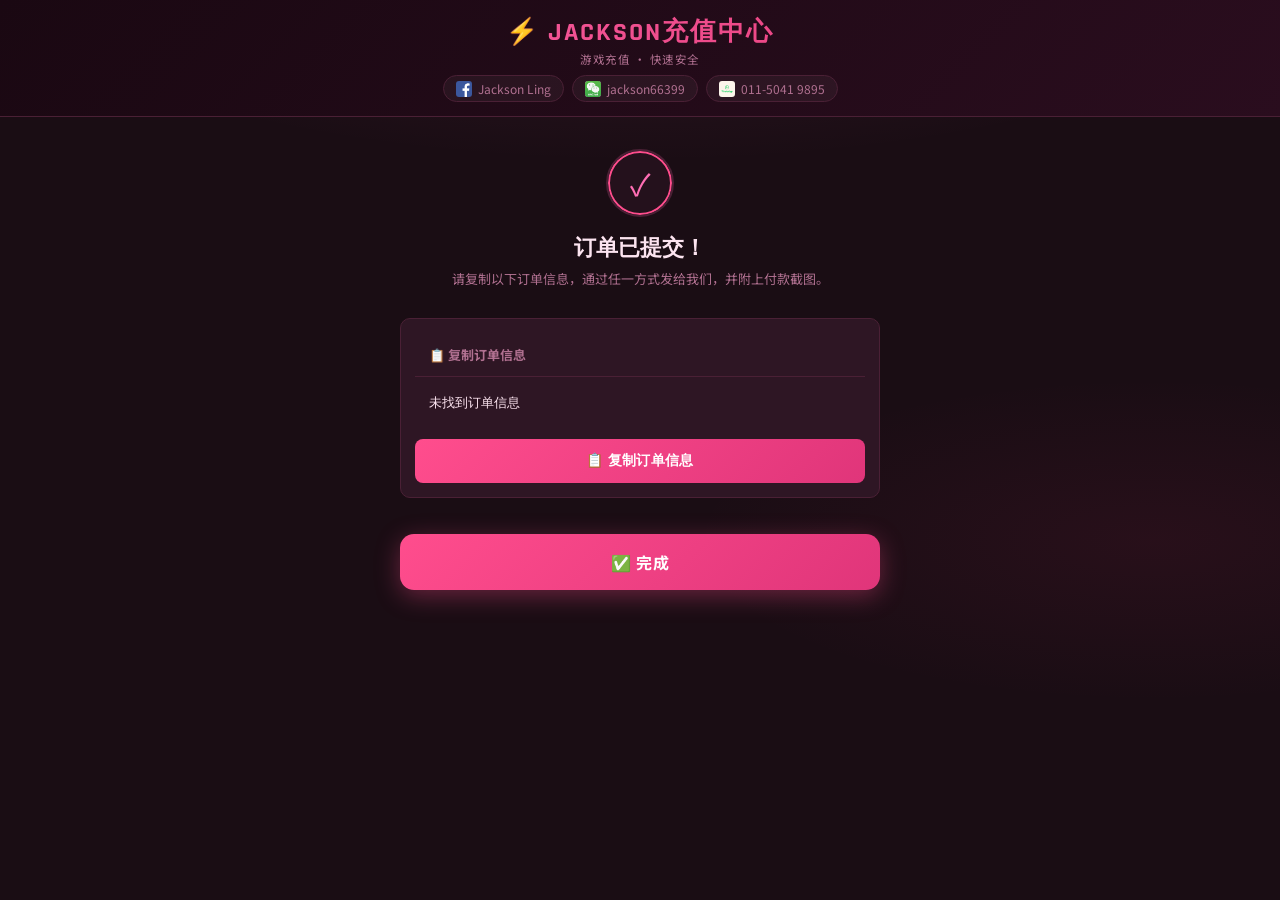
<file: success.html>
<!DOCTYPE html>
<html lang="zh">
<head>
<meta charset="UTF-8">
<meta name="viewport" content="width=device-width, initial-scale=1.0">
<title>订单已提交 - JACKSON充值中心</title>
<link rel="stylesheet" href="styles.css">
<style>
.success-wrap {
  padding: 32px 20px 120px;
  max-width: 520px;
  margin: 0 auto;
}

/* ── Success icon & title ── */
.success-hero {
  text-align: center;
  margin-bottom: 28px;
}

.success-checkmark {
  width: 68px;
  height: 68px;
  border-radius: 50%;
  background: var(--bg3);
  border: 2px solid var(--border);
  display: flex;
  align-items: center;
  justify-content: center;
  margin: 0 auto 16px;
  font-size: 30px;
  color: var(--pink-lite);
  position: relative;
  overflow: hidden;
}

.success-checkmark::before {
  content: '';
  position: absolute;
  inset: 0;
  border-radius: 50%;
  border: 2px solid var(--pink);
  animation: pulse-ring 1.8s ease-out infinite;
}

@keyframes pulse-ring {
  0%   { transform: scale(1);   opacity: 0.6; }
  100% { transform: scale(1.5); opacity: 0;   }
}

.success-title {
  font-size: 22px;
  font-weight: 800;
  color: var(--text);
  margin-bottom: 6px;
}

.success-sub {
  font-size: 13px;
  color: var(--text-dim);
  line-height: 1.6;
}

/* ── Copy box ── */
.copy-box {
  background: var(--card);
  border: 1px solid var(--border);
  border-radius: var(--radius);
  overflow: hidden;
  margin-bottom: 16px;
}

.copy-box-header {
  display: flex;
  align-items: center;
  gap: 8px;
  padding: 12px 14px;
  font-size: 13px;
  font-weight: 700;
  color: var(--text-dim);
  border-bottom: 1px solid var(--border);
}

.copy-text {
  font-size: 13px;
  color: var(--text);
  line-height: 1.85;
  white-space: pre-wrap;
  font-family: monospace;
  padding: 14px;
  margin: 0;
}

.copy-btn {
  width: 100%;
  padding: 13px;
  background: linear-gradient(135deg, #ff4d8d, #e0357a);
  border: none;
  color: #fff;
  font-size: 14px;
  font-weight: 700;
  cursor: pointer;
  display: flex;
  align-items: center;
  justify-content: center;
  gap: 6px;
  transition: opacity 0.2s;
  letter-spacing: 0.3px;
}
.copy-btn:active { opacity: 0.85; }
.copy-btn.copied { background: linear-gradient(135deg,#34c759,#28a745); }

/* ── Contact links ── */
.contact-links {
  display: flex;
  flex-direction: column;
  gap: 10px;
  margin-bottom: 20px;
}

.contact-link {
  display: flex;
  align-items: center;
  gap: 14px;
  background: var(--card);
  border: 1px solid var(--border);
  border-radius: var(--radius);
  padding: 14px 16px;
  text-decoration: none;
  color: var(--text);
  transition: border-color 0.2s, transform 0.15s;
}
.contact-link:hover  { border-color: var(--pink); transform: translateX(2px); }
.contact-link:active { transform: scale(0.98); }

.contact-icon {
  width: 42px;
  height: 42px;
  border-radius: 12px;
  display: flex;
  align-items: center;
  justify-content: center;
  font-size: 22px;
  flex-shrink: 0;
}

.contact-info strong { font-size: 14px; font-weight: 700; display: block; margin-bottom: 2px; }
.contact-info span   { font-size: 12px; color: var(--text-dim); }

.contact-arrow {
  margin-left: auto;
  color: var(--text-dim);
  font-size: 16px;
}

/* ── Done button ── */
.done-btn {
  width: 100%;
  padding: 16px;
  background: linear-gradient(135deg, #ff4d8d, #e0357a);
  color: #fff;
  border: none;
  border-radius: 14px;
  font-size: 16px;
  font-weight: 700;
  cursor: pointer;
  box-shadow: 0 6px 24px var(--pink-glow);
  letter-spacing: 0.5px;
  display: flex;
  align-items: center;
  justify-content: center;
  gap: 8px;
  text-decoration: none;
  transition: opacity 0.2s, transform 0.1s;
  margin-bottom: 12px;
}
.done-btn:active { transform: scale(0.98); opacity: 0.9; }
</style>
</head>
<body>

<!-- HEADER -->
<header class="site-header">
  <h1><span class="bolt">⚡</span> JACKSON充值中心</h1>
  <p class="tagline">游戏充值 · 快速安全</p>
  <div class="header-contacts">
    <a href="https://www.facebook.com/share/1JrBgrE1M8/?mibextid=wwXIfr" target="_blank">
      <img src="img/facebook.png" alt="FB"> Jackson Ling
    </a>
    <a href="javascript:void(0)" onclick="openWechat()">
      <img src="img/wechat.png" alt="WeChat"> jackson66399
    </a>
    <a href="https://wa.me/601150419895?text=%E4%BD%A0%E5%A5%BD%EF%BC%8C%E6%83%B3%E8%AF%A2%E9%97%AE%E6%9C%89%E4%BB%80%E4%B9%88%E6%9C%8D%E5%8A%A1%EF%BC%9F" target="_blank">
      <img src="img/whatsapp.png" alt="WA"> 011-5041 9895
    </a>
  </div>
</header>

<div class="success-wrap">

  <!-- Hero -->
  <div class="success-hero">
    <div class="success-checkmark">✓</div>
    <div class="success-title">订单已提交！</div>
    <div class="success-sub">请复制以下订单信息，通过任一方式发给我们，并附上付款截图。</div>
  </div>

  <!-- Copy Box -->
  <div class="copy-box">
    <div class="copy-box-header">📋 复制订单信息</div>
    <pre class="copy-text" id="copyText">正在加载订单信息...</pre>
    <button class="copy-btn" id="copyBtn" onclick="copyOrder()">📋 复制订单信息</button>
  </div>

  <!-- Contact Links -->
  <div class="contact-links" id="contactLinks">
    <!-- populated by JS -->
  </div>

  <!-- Done Button -->
  <a href="index.html" class="done-btn">✅ 完成</a>

</div>

<script>
const ORDER_KEY = 'jackson_last_order';

function loadOrder() {
  try {
    const raw = sessionStorage.getItem(ORDER_KEY);
    if(!raw) { showNoOrder(); return; }
    const order = JSON.parse(raw);

    // Use the pre-built message from submitOrder (contains per-group pts breakdown)
    const lines = order.msg || [
      '📦 *新订单*',
      '',
      order.items,
      '',
      `💰 合计: RM ${Number(order.total).toFixed(2)}`,
      ...(order.ptsLines || []),
      `🎮 游戏: ${order.game}`,
      ...(order.daqu ? [`🌏 大区: ${order.daqu}`] : []),
      `🖥 系统: ${order.system}`,
      `💳 充值方式: ${order.method}`,
      `👤 游戏名字: ${order.nick}`,
      `💬 微信名字: ${order.wx}`,
      ...(order.remark ? [`📝 备注: ${order.remark}`] : []),
    ].join('\n');

    document.getElementById('copyText').textContent = lines;

    // Contact links
    const waUrl = `https://wa.me/601150419895?text=${encodeURIComponent(lines)}`;
    document.getElementById('contactLinks').innerHTML = `
      <a class="contact-link" href="${waUrl}" target="_blank">
        <div class="contact-icon" style="background:#25D366;overflow:hidden;padding:0"><img src="img/whatsapp.png" alt="WA" style="width:100%;height:100%;object-fit:cover;display:block"></div>
        <div class="contact-info">
          <strong>WhatsApp</strong>
          <span>011-5041 9895</span>
        </div>
        <span class="contact-arrow">›</span>
      </a>
      <a class="contact-link" href="https://www.facebook.com/share/1JrBgrE1M8/?mibextid=wwXIfr" target="_blank">
        <div class="contact-icon" style="background:#1877F2;overflow:hidden;padding:0"><img src="img/facebook.png" alt="FB" style="width:100%;height:100%;object-fit:cover;display:block"></div>
        <div class="contact-info">
          <strong>Facebook</strong>
          <span>Jackson Ling</span>
        </div>
        <span class="contact-arrow">›</span>
      </a>
      <a class="contact-link" href="javascript:void(0)" onclick="openWechat()">
        <div class="contact-icon" style="background:#07C160;overflow:hidden;padding:0"><img src="img/wechat.png" alt="WeChat" style="width:100%;height:100%;object-fit:cover;display:block"></div>
        <div class="contact-info">
          <strong>微信</strong>
          <span>jackson66399</span>
        </div>
        <span class="contact-arrow">›</span>
      </a>`;
  } catch(e) {
    showNoOrder();
  }
}

function showNoOrder() {
  document.getElementById('copyText').textContent = '未找到订单信息';
  document.getElementById('contactLinks').innerHTML = '';
}

function copyOrder() {
  const el  = document.getElementById('copyText');
  const btn = document.getElementById('copyBtn');
  const text = el.innerText || el.textContent;
  navigator.clipboard.writeText(text).then(()=>{
    btn.textContent = '✅ 已复制！';
    btn.classList.add('copied');
    setTimeout(()=>{ btn.textContent='📋 复制订单信息'; btn.classList.remove('copied'); }, 2500);
  }).catch(()=>{
    const r = document.createRange();
    r.selectNode(el);
    window.getSelection().removeAllRanges();
    window.getSelection().addRange(r);
    document.execCommand('copy');
  });
}

document.addEventListener('DOMContentLoaded', loadOrder);

// ── WeChat 弹窗 ──────────────────────────────────────────────────────────
function openWechat() {
  const wxId = 'jackson66399';
  if (navigator.clipboard && navigator.clipboard.writeText) {
    navigator.clipboard.writeText(wxId).catch(()=>{});
  } else {
    try {
      const ta = document.createElement('textarea');
      ta.value = wxId; ta.style.position='fixed'; ta.style.opacity='0';
      document.body.appendChild(ta); ta.select(); document.execCommand('copy');
      document.body.removeChild(ta);
    } catch(e){}
  }
  let modal = document.getElementById('wechatModal');
  if (!modal) {
    modal = document.createElement('div');
    modal.id = 'wechatModal';
    modal.style.cssText = 'position:fixed;inset:0;background:rgba(0,0,0,0.65);backdrop-filter:blur(4px);z-index:9999;display:flex;align-items:center;justify-content:center;padding:20px;box-sizing:border-box';
    modal.innerHTML = `
      <div style="background:var(--bg2,#1a1a2e);border:1px solid var(--border,#2a2a3e);border-radius:20px;padding:28px 24px;max-width:320px;width:100%;text-align:center;box-shadow:0 20px 60px rgba(0,0,0,0.5)">
        <div style="width:56px;height:56px;border-radius:50%;background:#07C160;display:flex;align-items:center;justify-content:center;overflow:hidden;margin:0 auto 16px"><img src="img/wechat.png" style="width:100%;height:100%;object-fit:cover" alt="WeChat"></div>
        <div style="font-size:17px;font-weight:800;color:var(--text,#fff);margin-bottom:6px">添加微信</div>
        <div style="font-size:13px;color:var(--text-dim,#aaa);margin-bottom:16px">微信号已复制到剪贴板</div>
        <div style="background:var(--bg3,#0d0d1a);border:1px solid var(--border,#2a2a3e);border-radius:12px;padding:14px 16px;margin-bottom:18px">
          <div style="font-size:22px;font-weight:800;letter-spacing:1px;color:#ff6eb0">${wxId}</div>
        </div>
        <div style="font-size:12px;color:var(--text-dim,#aaa);margin-bottom:18px;line-height:1.6">请打开微信 → 搜索以上微信号 → 添加好友</div>
        <button id="wechatCopyBtn" onclick="(function(){
          if(navigator.clipboard){navigator.clipboard.writeText('jackson66399').catch(()=>{})}
          var b=document.getElementById('wechatCopyBtn');
          b.textContent='✅ 已复制！';b.style.background='linear-gradient(135deg,#34c759,#28a745)';
          setTimeout(function(){b.textContent='📋 再次复制微信号';b.style.background='';},2000);
        })()" style="width:100%;padding:12px;background:linear-gradient(135deg,#07C160,#05a050);color:#fff;border:none;border-radius:12px;font-size:14px;font-weight:700;cursor:pointer;margin-bottom:10px;font-family:inherit">📋 再次复制微信号</button>
        <button onclick="document.getElementById('wechatModal').style.display='none'" style="width:100%;padding:11px;background:transparent;border:1px solid var(--border,#2a2a3e);color:var(--text-dim,#aaa);border-radius:12px;font-size:14px;cursor:pointer;font-family:inherit">关闭</button>
      </div>`;
    modal.addEventListener('click', function(e){ if(e.target===modal) modal.style.display='none'; });
    document.body.appendChild(modal);
  } else {
    modal.style.display = 'flex';
    const btn = document.getElementById('wechatCopyBtn');
    if(btn){ btn.textContent='📋 再次复制微信号'; btn.style.background=''; }
  }
}
</script>
</body>
</html>
</file>
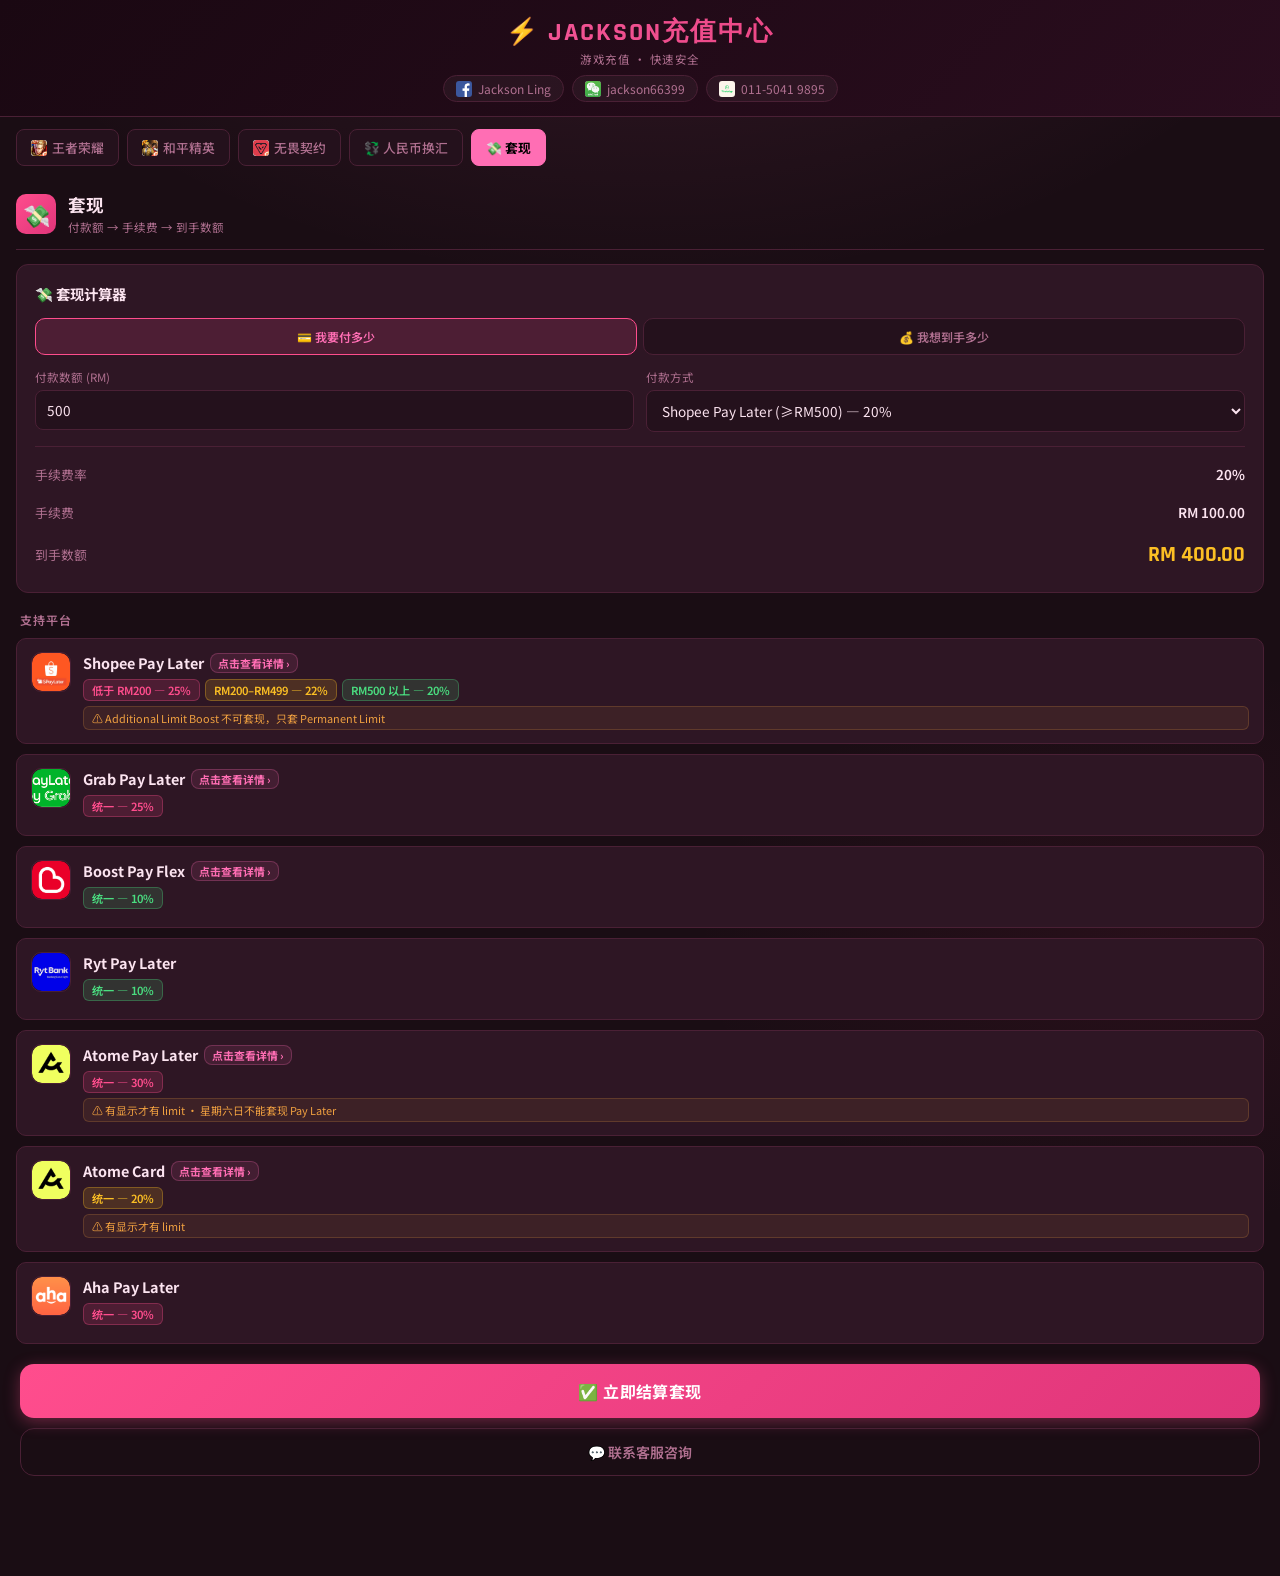
<file: taoxian.html>
<!DOCTYPE html>
<html lang="zh">
<head>
<meta charset="UTF-8">
<meta name="viewport" content="width=device-width, initial-scale=1.0">
<title>套现 - JACKSON充值中心</title>
<link rel="stylesheet" href="styles.css">
<style>
.method-icon-placeholder {
  width: 40px; height: 40px; border-radius: 10px;
  background: var(--surface); border: 1px solid var(--border);
  display: flex; align-items: center; justify-content: center;
  font-size: 20px; flex-shrink: 0; overflow: hidden;
}
.method-icon-placeholder img {
  width: 100%; height: 100%; object-fit: cover; border-radius: 10px; display: block;
}

/* ── 计算器模式切换 ── */
.calc-mode-toggle {
  display: flex; gap: 6px; margin-bottom: 14px;
}
.calc-mode-btn {
  flex: 1; padding: 9px 10px;
  background: var(--bg3); border: 1px solid var(--border);
  border-radius: 10px; color: var(--text-dim);
  font-size: 12px; font-weight: 600; cursor: pointer;
  font-family: inherit; transition: all 0.2s;
}
.calc-mode-btn.active {
  background: rgba(255,77,141,0.15);
  border-color: var(--pink);
  color: var(--pink-lite);
}

/* ── 反向计算结果 ── */
.reverse-result {
  background: rgba(255,77,141,0.08);
  border: 1px solid rgba(255,77,141,0.25);
  border-radius: 12px;
  padding: 14px;
  margin-top: 12px;
  display: none;
}
.reverse-result.show { display: block; }
.reverse-row {
  display: flex; justify-content: space-between; align-items: center;
  padding: 5px 0; font-size: 13px; color: var(--text-dim);
  border-bottom: 1px solid rgba(255,255,255,0.05);
}
.reverse-row:last-child { border-bottom: none; }
.reverse-row .rv { font-weight: 700; color: var(--text); }
.reverse-row .rv.highlight { color: var(--pink-lite); font-size: 15px; }

/* ── 详情弹窗 ── */
#detailModal {
  position: fixed; inset: 0; background: rgba(0,0,0,0.7);
  backdrop-filter: blur(4px); z-index: 9999;
  display: none; align-items: flex-end; justify-content: center; padding: 0;
}
#detailModal.open { display: flex; }
#detailSheet {
  background: var(--bg2, #1a1a2e); border-radius: 20px 20px 0 0;
  width: 100%; max-width: 560px; max-height: 88vh; overflow-y: auto;
  padding: 0 0 env(safe-area-inset-bottom, 20px);
  animation: slideUp 0.28s cubic-bezier(.4,0,.2,1);
}
@keyframes slideUp { from{transform:translateY(100%)} to{transform:translateY(0)} }
.detail-sheet-header {
  display: flex; align-items: center; justify-content: space-between;
  padding: 18px 20px 12px; border-bottom: 1px solid var(--border);
  position: sticky; top: 0; background: var(--bg2, #1a1a2e); z-index: 1;
}
.detail-sheet-title { font-size: 16px; font-weight: 800; color: var(--text); display: flex; align-items: center; gap: 8px; }
.detail-sheet-close {
  background: var(--bg3); border: 1px solid var(--border); color: var(--text-dim);
  width: 32px; height: 32px; border-radius: 50%; font-size: 14px; cursor: pointer;
  display: flex; align-items: center; justify-content: center; flex-shrink: 0;
}
.detail-sheet-body { padding: 16px 20px 24px; }
.detail-img { width: 100%; border-radius: 12px; margin-bottom: 14px; display: block; max-height: 280px; object-fit: contain; background: var(--bg3); }
.detail-note { background: rgba(255,77,141,0.1); border: 1px solid rgba(255,77,141,0.3); border-radius: 10px; padding: 12px 14px; font-size: 13px; color: var(--text-dim); line-height: 1.75; }
.detail-note strong { color: var(--pink-lite); }

/* ── Admin panel ── */
.admin-icon-wrap2 {
  position: relative; width: 40px; height: 40px; flex-shrink: 0;
  cursor: pointer; user-select: none; -webkit-user-select: none; -webkit-touch-callout: none;
}
.admin-icon-inner2 {
  width: 40px; height: 40px; border-radius: 10px;
  background: linear-gradient(135deg,#ff4d8d,#e0357a);
  display: flex; align-items: center; justify-content: center; font-size: 22px;
}
.admin-ring-svg2 {
  position: absolute; inset: -5px;
  width: calc(100% + 10px); height: calc(100% + 10px);
  pointer-events: none; opacity: 0; transition: opacity 0.15s;
}
.admin-icon-wrap2.pressing .admin-ring-svg2 { opacity: 1; }
.admin-ring-circle2 { fill: none; stroke: #ff4d8d; stroke-width: 3; stroke-linecap: round; stroke-dasharray: 0 200; }

.admin-panel2 {
  display: none; margin: 0 20px 16px;
  background: var(--card); border: 1px solid var(--border); border-radius: var(--radius); padding: 14px;
}
.admin-panel2.open { display: block; }
.admin-panel2 h4 { margin: 0 0 4px; font-size: 13px; color: var(--text-dim); }
.admin-panel2 .ap2-sub { font-size: 11px; color: var(--text-dim); margin-bottom: 12px; }
.ap2-row { display: flex; align-items: center; gap: 10px; padding: 8px 0; border-bottom: 1px solid var(--border); }
.ap2-row:last-child { border-bottom: none; }
.ap2-label { font-size: 13px; color: var(--text); flex: 1; }
.ap2-inputs { display: flex; align-items: center; gap: 4px; }
.ap2-pct { font-size: 12px; color: var(--text-dim); }
.ap2-input {
  width: 60px; padding: 6px 8px; border-radius: 8px;
  border: 1px solid var(--border); background: var(--bg);
  color: var(--text); font-size: 13px; font-weight: 700; font-family: inherit; text-align: right;
}
.ap2-input:focus { border-color: var(--pink); outline: none; }
.ap2-btn-row { display: flex; gap: 8px; margin-top: 14px; }
.ap2-btn-row button { flex: 1; padding: 9px 12px; border-radius: 10px; font-size: 13px; font-weight: 700; cursor: pointer; font-family: inherit; border: none; }
#ap2-apply-btn { background: linear-gradient(135deg,#ff4d8d,#e0357a); color: #fff; }
#ap2-reset-btn { background: transparent; border: 1px solid var(--border) !important; color: var(--text-dim); }

/* Password modal */
.pw-modal2 {
  position: fixed; inset: 0; background: rgba(0,0,0,0.7);
  backdrop-filter: blur(4px); z-index: 10000;
  display: none; align-items: center; justify-content: center; padding: 20px; box-sizing: border-box;
}
.pw-modal2-inner {
  background: var(--bg2,#1a1a2e); border: 1px solid var(--border,#2a2a3e);
  border-radius: 20px; padding: 28px 24px; max-width: 320px; width: 100%; text-align: center;
}
.pw-modal2-inner h3 { margin: 0 0 6px; font-size: 17px; color: var(--text); }
.pw-modal2-inner p  { margin: 0 0 16px; font-size: 13px; color: var(--text-dim); }
.pw-modal2-inner input {
  width: 100%; box-sizing: border-box; padding: 12px 14px;
  background: var(--bg3); border: 1px solid var(--border); border-radius: 12px;
  font-size: 16px; color: var(--text); font-family: inherit; margin-bottom: 10px;
  text-align: center; letter-spacing: 2px;
}
.pw-modal2-inner input:focus { border-color: var(--pink); outline: none; }
.pw-error2 { display: none; color: #ff6b6b; font-size: 12px; margin-bottom: 10px; }
.pw-modal2-btns { display: flex; gap: 8px; }
.pw-modal2-btns button { flex: 1; padding: 12px; border-radius: 12px; font-size: 14px; font-weight: 700; cursor: pointer; font-family: inherit; border: none; }
.pw-modal2-btns .pw-submit { background: linear-gradient(135deg,#ff4d8d,#e0357a); color: #fff; }
.pw-modal2-btns .pw-cancel { background: transparent; border: 1px solid var(--border) !important; color: var(--text-dim); }
</style>
</head>
<body>

<header class="site-header">
  <h1><span class="bolt">⚡</span> JACKSON充值中心</h1>
  <p class="tagline">游戏充值 · 快速安全</p>
  <div class="header-contacts">
    <a href="https://www.facebook.com/share/1JrBgrE1M8/?mibextid=wwXIfr" target="_blank"><img src="img/facebook.png" alt="FB"> Jackson Ling</a>
    <a href="javascript:void(0)" onclick="openWechat()"><img src="img/wechat.png" alt="WeChat"> jackson66399</a>
    <a href="https://wa.me/601150419895?text=%E4%BD%A0%E5%A5%BD%EF%BC%8C%E6%88%91%E6%83%B3%E5%92%A8%E8%AF%A2%E5%A5%97%E7%8E%B0%E6%9C%8D%E5%8A%A1" target="_blank"><img src="img/whatsapp.png" alt="WA"> 011-5041 9895</a>
  </div>
</header>

<nav class="nav-tabs">
  <a href="wzry.html" class="nav-tab"><img src="img/wzry.jpeg" onerror="this.style.display='none'" alt=""> 王者荣耀</a>
  <a href="hpjy.html" class="nav-tab"><img src="img/hpjy.jpeg" onerror="this.style.display='none'" alt=""> 和平精英</a>
  <a href="wwqy.html" class="nav-tab"><img src="img/wwqy.jpeg" onerror="this.style.display='none'" alt=""> 无畏契约</a>
  <a href="huanhui.html" class="nav-tab">💱 人民币换汇</a>
  <a href="taoxian.html" class="nav-tab active">💸 套现</a>
</nav>

<!-- Page header with long-press admin icon -->
<div class="page-header">
  <div class="admin-icon-wrap2" id="admin-icon2"
       onmousedown="startPress2()" onmouseup="cancelPress2()" onmouseleave="cancelPress2()"
       ontouchstart="startPress2(event)" ontouchend="cancelPress2()" ontouchcancel="cancelPress2()">
    <div class="admin-icon-inner2">💸</div>
    <svg class="admin-ring-svg2" viewBox="0 0 50 50" id="ring-svg2">
      <rect x="2" y="2" width="46" height="46" rx="10" ry="10"
            class="admin-ring-circle2" id="ring-circle2" style="stroke-dashoffset:0;"/>
    </svg>
  </div>
  <div>
    <h2>套现</h2>
    <p>付款额 → 手续费 → 到手数额</p>
  </div>
</div>

<!-- Admin Panel -->
<div class="admin-panel2" id="admin-panel2">
  <h4>⚙️ 手续费率管理</h4>
  <div class="ap2-sub">长按图标解锁 · 修改费率后点击应用</div>
  <div id="ap2-rows"></div>
  <div class="ap2-btn-row">
    <button id="ap2-apply-btn" onclick="applyRates2()">✅ 应用费率</button>
    <button id="ap2-reset-btn" onclick="resetRates2()">🔄 重置默认</button>
  </div>
</div>

<!-- Password Modal -->
<div class="pw-modal2" id="pw-modal2">
  <div class="pw-modal2-inner">
    <h3>🔐 管理员验证</h3>
    <p>请输入管理密码</p>
    <input type="password" id="pw-input2" placeholder="密码">
    <div class="pw-error2" id="pw-error2">❌ 密码错误，请重试</div>
    <div class="pw-modal2-btns">
      <button class="pw-submit" onclick="submitPassword2()">确认</button>
      <button class="pw-cancel" onclick="closePwModal2()">取消</button>
    </div>
  </div>
</div>

<div class="divider"></div>

<!-- Calculator -->
<div class="calc-card">
  <h3>💸 套现计算器</h3>

  <!-- Mode toggle -->
  <div class="calc-mode-toggle">
    <button class="calc-mode-btn active" id="mode-pay" onclick="setMode('pay')">💳 我要付多少</button>
    <button class="calc-mode-btn" id="mode-net" onclick="setMode('net')">💰 我想到手多少</button>
  </div>

  <div class="calc-row">
    <!-- 正向：付款数额 -->
    <div class="calc-field" id="field-pay">
      <label id="label-amount">付款数额 (RM)</label>
      <input type="number" id="rm-input" value="500" min="1" oninput="calcCashout()">
    </div>
    <div class="calc-field">
      <label>付款方式</label>
      <select id="method-select" onchange="calcCashout()">
        <option value="shopee_high" selected>Shopee Pay Later (≥RM500)</option>
        <option value="shopee_mid">Shopee Pay Later (RM200–RM499)</option>
        <option value="shopee_low">Shopee Pay Later (&lt;RM200)</option>
        <option value="grab">Grab Pay Later</option>
        <option value="boost">Boost Pay Flex</option>
        <option value="ryt">Ryt Pay Later</option>
        <option value="atome_pl">Atome Pay Later</option>
        <option value="atome_card">Atome Card</option>
        <option value="aha">Aha Pay Later</option>
      </select>
    </div>
  </div>

  <!-- 正向结果 -->
  <div class="calc-result" id="result-forward">
    <div class="calc-result-row">
      <span class="label">手续费率</span>
      <span class="value" id="rate-display">20%</span>
    </div>
    <div class="calc-result-row">
      <span class="label">手续费</span>
      <span class="value" id="fee-display">RM 100.00</span>
    </div>
    <div class="calc-result-row">
      <span class="label">到手数额</span>
      <span class="value yellow" id="net-display">RM 400.00</span>
    </div>
  </div>

  <!-- 反向结果 -->
  <div class="reverse-result" id="result-reverse">
    <div class="reverse-row">
      <span>手续费率</span>
      <span class="rv" id="rev-rate-display">20%</span>
    </div>
    <div class="reverse-row">
      <span>手续费</span>
      <span class="rv" id="rev-fee-display">RM 125.00</span>
    </div>
    <div class="reverse-row">
      <span>💳 需要付款</span>
      <span class="rv highlight" id="rev-pay-display">RM 625.00</span>
    </div>
  </div>
</div>

<div style="padding: 0 20px 10px; font-size:12px; font-weight:600; color:var(--text-dim); letter-spacing:1px; text-transform:uppercase;">支持平台</div>

<div class="cashout-methods">

  <!-- Shopee -->
  <div class="cashout-method" style="cursor:pointer" onclick="openDetail('shopee')">
    <div class="method-header">
      <div class="method-icon-placeholder">
        <img src="img/shopee.png" onerror="this.style.display='none';this.parentElement.textContent='🛍'" alt="Shopee">
      </div>
      <div style="flex:1">
        <div class="name">Shopee Pay Later <span class="detail-link">点击查看详情 ›</span></div>
        <div class="tags">
          <span class="tag tag-pink" id="tag-shopee-low">低于 RM200 — 25%</span>
          <span class="tag tag-yellow" id="tag-shopee-mid">RM200–RM499 — 22%</span>
          <span class="tag tag-green" id="tag-shopee-high">RM500 以上 — 20%</span>
        </div>
        <div class="tag-warning">⚠ Additional Limit Boost 不可套现，只套 Permanent Limit</div>
      </div>
    </div>
  </div>

  <!-- Grab -->
  <div class="cashout-method" style="cursor:pointer" onclick="openDetail('grab')">
    <div class="method-header">
      <div class="method-icon-placeholder">
        <img src="img/grab.png" onerror="this.style.display='none';this.parentElement.textContent='🚗'" alt="Grab">
      </div>
      <div style="flex:1">
        <div class="name">Grab Pay Later <span class="detail-link">点击查看详情 ›</span></div>
        <div class="tags"><span class="tag tag-pink" id="tag-grab">统一 — 25%</span></div>
      </div>
    </div>
  </div>

  <!-- Boost -->
  <div class="cashout-method" style="cursor:pointer" onclick="openDetail('boost')">
    <div class="method-header">
      <div class="method-icon-placeholder">
        <img src="img/boost.png" onerror="this.style.display='none';this.parentElement.textContent='⚡'" alt="Boost">
      </div>
      <div style="flex:1">
        <div class="name">Boost Pay Flex <span class="detail-link">点击查看详情 ›</span></div>
        <div class="tags"><span class="tag tag-green" id="tag-boost">统一 — 10%</span></div>
      </div>
    </div>
  </div>

  <!-- Ryt -->
  <div class="cashout-method">
    <div class="method-header">
      <div class="method-icon-placeholder">
        <img src="img/ryt.png" onerror="this.style.display='none';this.parentElement.textContent='💧'" alt="Ryt">
      </div>
      <div>
        <div class="name">Ryt Pay Later</div>
        <div class="tags"><span class="tag tag-green" id="tag-ryt">统一 — 10%</span></div>
      </div>
    </div>
  </div>

  <!-- Atome Pay Later -->
  <div class="cashout-method" style="cursor:pointer" onclick="openDetail('atome_pl')">
    <div class="method-header">
      <div class="method-icon-placeholder">
        <img src="img/atome.png" onerror="this.style.display='none';this.parentElement.textContent='🍊'" alt="Atome">
      </div>
      <div style="flex:1">
        <div class="name">Atome Pay Later <span class="detail-link">点击查看详情 ›</span></div>
        <div class="tags"><span class="tag tag-pink" id="tag-atome-pl">统一 — 30%</span></div>
        <div class="tag-warning">⚠ 有显示才有 limit · 星期六日不能套现 Pay Later</div>
      </div>
    </div>
  </div>

  <!-- Atome Card -->
  <div class="cashout-method" style="cursor:pointer" onclick="openDetail('atome_card')">
    <div class="method-header">
      <div class="method-icon-placeholder">
        <img src="img/atome.png" onerror="this.style.display='none';this.parentElement.textContent='🍊'" alt="Atome">
      </div>
      <div style="flex:1">
        <div class="name">Atome Card <span class="detail-link">点击查看详情 ›</span></div>
        <div class="tags"><span class="tag tag-yellow" id="tag-atome-card">统一 — 20%</span></div>
        <div class="tag-warning">⚠ 有显示才有 limit</div>
      </div>
    </div>
  </div>

  <!-- Aha -->
  <div class="cashout-method">
    <div class="method-header">
      <div class="method-icon-placeholder">
        <img src="img/aha.png" onerror="this.style.display='none';this.parentElement.textContent='🟠'" alt="Aha">
      </div>
      <div>
        <div class="name">Aha Pay Later</div>
        <div class="tags"><span class="tag tag-pink" id="tag-aha">统一 — 30%</span></div>
      </div>
    </div>
  </div>

</div>

<div style="height:20px"></div>

<div style="margin: 0 20px 20px; display:flex; flex-direction:column; gap:10px;">
  <button onclick="goCheckout()" style="width:100%;padding:15px;background:linear-gradient(135deg,#ff4d8d,#e0357a);color:#fff;border:none;border-radius:14px;font-size:16px;font-weight:700;cursor:pointer;box-shadow:0 4px 16px var(--pink-glow);font-family:inherit;letter-spacing:0.4px;">
    ✅ 立即结算套现
  </button>
  <a href="https://wa.me/601150419895?text=%E4%BD%A0%E5%A5%BD%EF%BC%8C%E6%88%91%E6%83%B3%E5%92%A8%E8%AF%A2%E5%A5%97%E7%8E%B0%E6%9C%8D%E5%8A%A1" target="_blank" style="display:block;padding:13px;background:transparent;color:var(--text-dim);border:1px solid var(--border);border-radius:14px;text-decoration:none;font-size:14px;font-weight:600;text-align:center;">
    💬 联系客服咨询
  </a>
</div>

<!-- 详情弹窗 -->
<div id="detailModal" onclick="if(event.target===this)closeDetail()">
  <div id="detailSheet">
    <div class="detail-sheet-header">
      <div class="detail-sheet-title" id="detailTitle"></div>
      <button class="detail-sheet-close" onclick="closeDetail()">✕</button>
    </div>
    <div class="detail-sheet-body" id="detailBody"></div>
  </div>
</div>

<script src="cart.js"></script>
<script>
// ── Default fee rates ────────────────────────────────────────────────────────
const DEFAULT_RATES = {
  shopee_low:  25,
  shopee_mid:  22,
  shopee_high: 20,
  grab:        25,
  boost:       10,
  ryt:         10,
  atome_pl:    30,
  atome_card:  20,
  aha:         30
};

const RATE_LABELS = {
  shopee_low:  'Shopee Pay Later (低于 RM200)',
  shopee_mid:  'Shopee Pay Later (RM200–RM499)',
  shopee_high: 'Shopee Pay Later (≥RM500)',
  grab:        'Grab Pay Later',
  boost:       'Boost Pay Flex',
  ryt:         'Ryt Pay Later',
  atome_pl:    'Atome Pay Later',
  atome_card:  'Atome Card',
  aha:         'Aha Pay Later'
};

const methodNames = {
  shopee_low:  'Shopee Pay Later (<RM200)',
  shopee_mid:  'Shopee Pay Later (RM200–RM499)',
  shopee_high: 'Shopee Pay Later (≥RM500)',
  grab:        'Grab Pay Later',
  boost:       'Boost Pay Flex',
  ryt:         'Ryt Pay Later',
  atome_pl:    'Atome Pay Later',
  atome_card:  'Atome Card',
  aha:         'Aha Pay Later'
};

// Tag element IDs for live update
const TAG_IDS = {
  shopee_low:  'tag-shopee-low',
  shopee_mid:  'tag-shopee-mid',
  shopee_high: 'tag-shopee-high',
  grab:        'tag-grab',
  boost:       'tag-boost',
  ryt:         'tag-ryt',
  atome_pl:    'tag-atome-pl',
  atome_card:  'tag-atome-card',
  aha:         'tag-aha'
};

// Load stored rates
function getFeeRates() {
  const rates = {};
  Object.keys(DEFAULT_RATES).forEach(k => {
    const v = localStorage.getItem('tx_rate_' + k);
    rates[k] = v !== null ? parseFloat(v) : DEFAULT_RATES[k];
  });
  return rates;
}

// Update select option labels
function updateSelectLabels() {
  const rates = getFeeRates();
  const sel = document.getElementById('method-select');
  const maps = [
    ['shopee_high', `Shopee Pay Later (≥RM500) — ${rates.shopee_high}%`],
    ['shopee_mid',  `Shopee Pay Later (RM200–RM499) — ${rates.shopee_mid}%`],
    ['shopee_low',  `Shopee Pay Later (<RM200) — ${rates.shopee_low}%`],
    ['grab',        `Grab Pay Later — ${rates.grab}%`],
    ['boost',       `Boost Pay Flex — ${rates.boost}%`],
    ['ryt',         `Ryt Pay Later — ${rates.ryt}%`],
    ['atome_pl',    `Atome Pay Later — ${rates.atome_pl}%`],
    ['atome_card',  `Atome Card — ${rates.atome_card}%`],
    ['aha',         `Aha Pay Later — ${rates.aha}%`],
  ];
  maps.forEach(([val, label]) => {
    const opt = sel.querySelector(`option[value="${val}"]`);
    if (opt) opt.textContent = label;
  });
}

// Update platform tag badges
function updateTagBadges() {
  const rates = getFeeRates();
  const tagText = {
    shopee_low:  `低于 RM200 — ${rates.shopee_low}%`,
    shopee_mid:  `RM200–RM499 — ${rates.shopee_mid}%`,
    shopee_high: `RM500 以上 — ${rates.shopee_high}%`,
    grab:        `统一 — ${rates.grab}%`,
    boost:       `统一 — ${rates.boost}%`,
    ryt:         `统一 — ${rates.ryt}%`,
    atome_pl:    `统一 — ${rates.atome_pl}%`,
    atome_card:  `统一 — ${rates.atome_card}%`,
    aha:         `统一 — ${rates.aha}%`,
  };
  Object.keys(TAG_IDS).forEach(k => {
    const el = document.getElementById(TAG_IDS[k]);
    if (el) el.textContent = tagText[k];
  });
}

// ── Mode: 'pay' (正向) or 'net' (反向) ──────────────────────────────────────
let calcMode = 'pay';

function setMode(mode) {
  calcMode = mode;
  document.getElementById('mode-pay').classList.toggle('active', mode === 'pay');
  document.getElementById('mode-net').classList.toggle('active', mode === 'net');
  const label = document.getElementById('label-amount');
  if (mode === 'pay') {
    label.textContent = '付款数额 (RM)';
    document.getElementById('result-forward').style.display = '';
    document.getElementById('result-reverse').classList.remove('show');
  } else {
    label.textContent = '想到手数额 (RM)';
    document.getElementById('result-forward').style.display = 'none';
    document.getElementById('result-reverse').classList.add('show');
  }
  calcCashout();
}

function getKey() {
  const rates = getFeeRates();
  const rm    = parseFloat(document.getElementById('rm-input').value) || 0;
  const select = document.getElementById('method-select');
  let key = select.value;
  // Auto-switch Shopee tier based on amount (only in forward mode)
  if (calcMode === 'pay' && (key === 'shopee_low' || key === 'shopee_mid' || key === 'shopee_high')) {
    const autoKey = rm >= 500 ? 'shopee_high' : rm >= 200 ? 'shopee_mid' : 'shopee_low';
    if (key !== autoKey) { select.value = autoKey; key = autoKey; }
  }
  return key;
}

function calcCashout() {
  const rates = getFeeRates();
  const rm    = parseFloat(document.getElementById('rm-input').value) || 0;
  const key   = getKey();
  const rate  = rates[key] || 20;

  if (calcMode === 'pay') {
    // Forward: pay → net
    const fee = rm * rate / 100;
    const net = rm - fee;
    document.getElementById('rate-display').textContent = rate + '%';
    document.getElementById('fee-display').textContent  = 'RM ' + fee.toFixed(2);
    document.getElementById('net-display').textContent  = 'RM ' + net.toFixed(2);
  } else {
    // Reverse: desired net → required payment
    // net = pay * (1 - rate/100)  →  pay = net / (1 - rate/100)
    const factor  = 1 - rate / 100;
    const pay     = factor > 0 ? rm / factor : 0;
    const fee     = pay - rm;
    document.getElementById('rev-rate-display').textContent = rate + '%';
    document.getElementById('rev-fee-display').textContent  = 'RM ' + fee.toFixed(2);
    document.getElementById('rev-pay-display').textContent  = 'RM ' + pay.toFixed(2);
  }
}

function goCheckout() {
  const rates  = getFeeRates();
  let rm       = parseFloat(document.getElementById('rm-input').value) || 0;
  const select = document.getElementById('method-select');
  let key      = select.value;
  if (!rm || rm <= 0) { alert('请先输入数额！'); return; }

  let payAmt, fee, net;
  if (calcMode === 'net') {
    // rm = desired net, compute actual pay
    const rate   = rates[key] || 20;
    const factor = 1 - rate / 100;
    payAmt = factor > 0 ? rm / factor : 0;
    fee    = payAmt - rm;
    net    = rm;
    // pick correct shopee key based on actual pay
    if (key === 'shopee_low' || key === 'shopee_mid' || key === 'shopee_high') {
      key = payAmt >= 500 ? 'shopee_high' : payAmt >= 200 ? 'shopee_mid' : 'shopee_low';
    }
    const rate2 = rates[key] || 20;
    payAmt = (1 - rate2/100) > 0 ? rm / (1 - rate2/100) : 0;
    fee    = payAmt - rm;
    net    = rm;
  } else {
    if (key === 'shopee_low' || key === 'shopee_mid' || key === 'shopee_high') {
      key = rm >= 500 ? 'shopee_high' : rm >= 200 ? 'shopee_mid' : 'shopee_low';
    }
    const rate = rates[key] || 0;
    fee    = rm * rate / 100;
    net    = rm - fee;
    payAmt = rm;
  }

  const label = methodNames[key] || key;
  window.location.href = `taoxiancart.html?rm=${payAmt.toFixed(2)}&fee=${fee.toFixed(2)}&net=${net.toFixed(2)}&rate=${rates[key]}&method=${encodeURIComponent(label)}`;
}

// ── Admin long-press ─────────────────────────────────────────────────────────
const PRESS_DURATION = 5000;
let pressStart2 = null, rafId2 = null, adminUnlocked2 = false;
const PERIMETER2 = 172; // rect 46x46

function startPress2(e) {
  if (e) e.preventDefault();
  if (pressStart2) return;
  pressStart2 = Date.now();
  document.getElementById('admin-icon2').classList.add('pressing');
  function tick() {
    const progress = Math.min((Date.now() - pressStart2) / PRESS_DURATION, 1);
    document.getElementById('ring-circle2').style.strokeDasharray = (progress * PERIMETER2) + ' ' + PERIMETER2;
    if (progress < 1) { rafId2 = requestAnimationFrame(tick); } else { finishPress2(); }
  }
  rafId2 = requestAnimationFrame(tick);
}
function cancelPress2() {
  if (!pressStart2) return;
  pressStart2 = null;
  if (rafId2) { cancelAnimationFrame(rafId2); rafId2 = null; }
  document.getElementById('admin-icon2').classList.remove('pressing');
  document.getElementById('ring-circle2').style.strokeDasharray = '0 ' + PERIMETER2;
}
function finishPress2() {
  cancelPress2();
  if (adminUnlocked2) {
    const panel = document.getElementById('admin-panel2');
    panel.classList.toggle('open');
    if (panel.classList.contains('open')) renderAdminRates();
  } else {
    document.getElementById('pw-modal2').style.display = 'flex';
    setTimeout(() => document.getElementById('pw-input2').focus(), 100);
  }
}
function submitPassword2() {
  const val = document.getElementById('pw-input2').value;
  if (val === '011681abc') {
    adminUnlocked2 = true;
    document.getElementById('pw-modal2').style.display = 'none';
    document.getElementById('pw-input2').value = '';
    document.getElementById('pw-error2').style.display = 'none';
    document.getElementById('admin-panel2').classList.add('open');
    renderAdminRates();
  } else {
    document.getElementById('pw-error2').style.display = 'block';
    document.getElementById('pw-input2').value = '';
    document.getElementById('pw-input2').focus();
  }
}
function closePwModal2() {
  document.getElementById('pw-modal2').style.display = 'none';
  document.getElementById('pw-input2').value = '';
  document.getElementById('pw-error2').style.display = 'none';
}

function renderAdminRates() {
  const rates = getFeeRates();
  document.getElementById('ap2-rows').innerHTML = Object.keys(DEFAULT_RATES).map(k => `
    <div class="ap2-row">
      <div class="ap2-label">${RATE_LABELS[k]}</div>
      <div class="ap2-inputs">
        <input class="ap2-input" type="number" min="0" max="99" step="0.5" value="${rates[k]}" data-key="${k}">
        <span class="ap2-pct">%</span>
      </div>
    </div>`).join('');
}

function applyRates2() {
  document.querySelectorAll('#ap2-rows .ap2-input').forEach(input => {
    const val = parseFloat(input.value);
    if (!isNaN(val) && val >= 0) localStorage.setItem('tx_rate_' + input.dataset.key, val.toFixed(2));
  });
  updateSelectLabels();
  updateTagBadges();
  calcCashout();
  const btn = document.getElementById('ap2-apply-btn');
  btn.textContent = '✔ 已更新';
  setTimeout(() => btn.textContent = '✅ 应用费率', 1500);
}

function resetRates2() {
  if (!confirm('确定要重置所有手续费为默认值吗？')) return;
  Object.keys(DEFAULT_RATES).forEach(k => localStorage.removeItem('tx_rate_' + k));
  updateSelectLabels();
  updateTagBadges();
  calcCashout();
  renderAdminRates();
}

// ── Detail modal ─────────────────────────────────────────────────────────────
const detailData = {
  shopee: {
    title: '🛍 Shopee Pay Later',
    img: 'img/shopee_detail.jpeg',
    note: `⚠️ <strong>备注：</strong>Additional Limit Boost 不可以套现，只可以套现 Permanent Limit。`
  },
  grab: {
    title: '🚗 Grab Pay Later',
    img: 'img/grab_detail.jpeg',
    note: `⚠️ <strong>Grab Cash Out 须知</strong> ⚠️<br><br>Grab Cash Out 分为两种方式：<br><br><strong>1️⃣ Postpaid</strong><br>📌 需要在下个月一次性还清<br><br><strong>2️⃣ 分期（1 / 4 / 12 个月）</strong><br>📌 必须先自行 Top Up 第一期金额`
  },
  boost: {
    title: '⚡ Boost Pay Flex',
    img: 'img/boost_detail.jpeg',
    note: ``
  },
  atome_pl: {
    title: '🍊 Atome Pay Later',
    img: 'img/atome_pl_detail.jpeg',
    note: `⚠️ <strong>备注：</strong>Atome Pay Later 和 Atome Card，有显示才有 limit。<br>星期六和星期日不能套现 Atome Pay Later。`
  },
  atome_card: {
    title: '🍊 Atome Card',
    img: 'img/atome_card_detail.jpeg',
    note: `⚠️ <strong>备注：</strong>Atome Pay Later 和 Atome Card，有显示才有 limit。`
  }
};

function openDetail(key) {
  const d = detailData[key];
  if (!d) return;
  document.getElementById('detailTitle').textContent = d.title;
  document.getElementById('detailBody').innerHTML = `
    <img class="detail-img" src="${d.img}" alt="${d.title}" onerror="this.style.display='none'">
    ${d.note ? `<div class="detail-note">${d.note}</div>` : ''}`;
  document.getElementById('detailModal').classList.add('open');
  document.body.style.overflow = 'hidden';
}
function closeDetail() {
  document.getElementById('detailModal').classList.remove('open');
  document.body.style.overflow = '';
}

document.addEventListener('DOMContentLoaded', () => {
  updateSelectLabels();
  updateTagBadges();
  calcCashout();
  document.getElementById('ring-circle2').style.strokeDasharray = '0 ' + PERIMETER2;
  document.getElementById('pw-input2').addEventListener('keydown', e => { if (e.key==='Enter') submitPassword2(); });
});
</script>
</body>
</html>
</file>
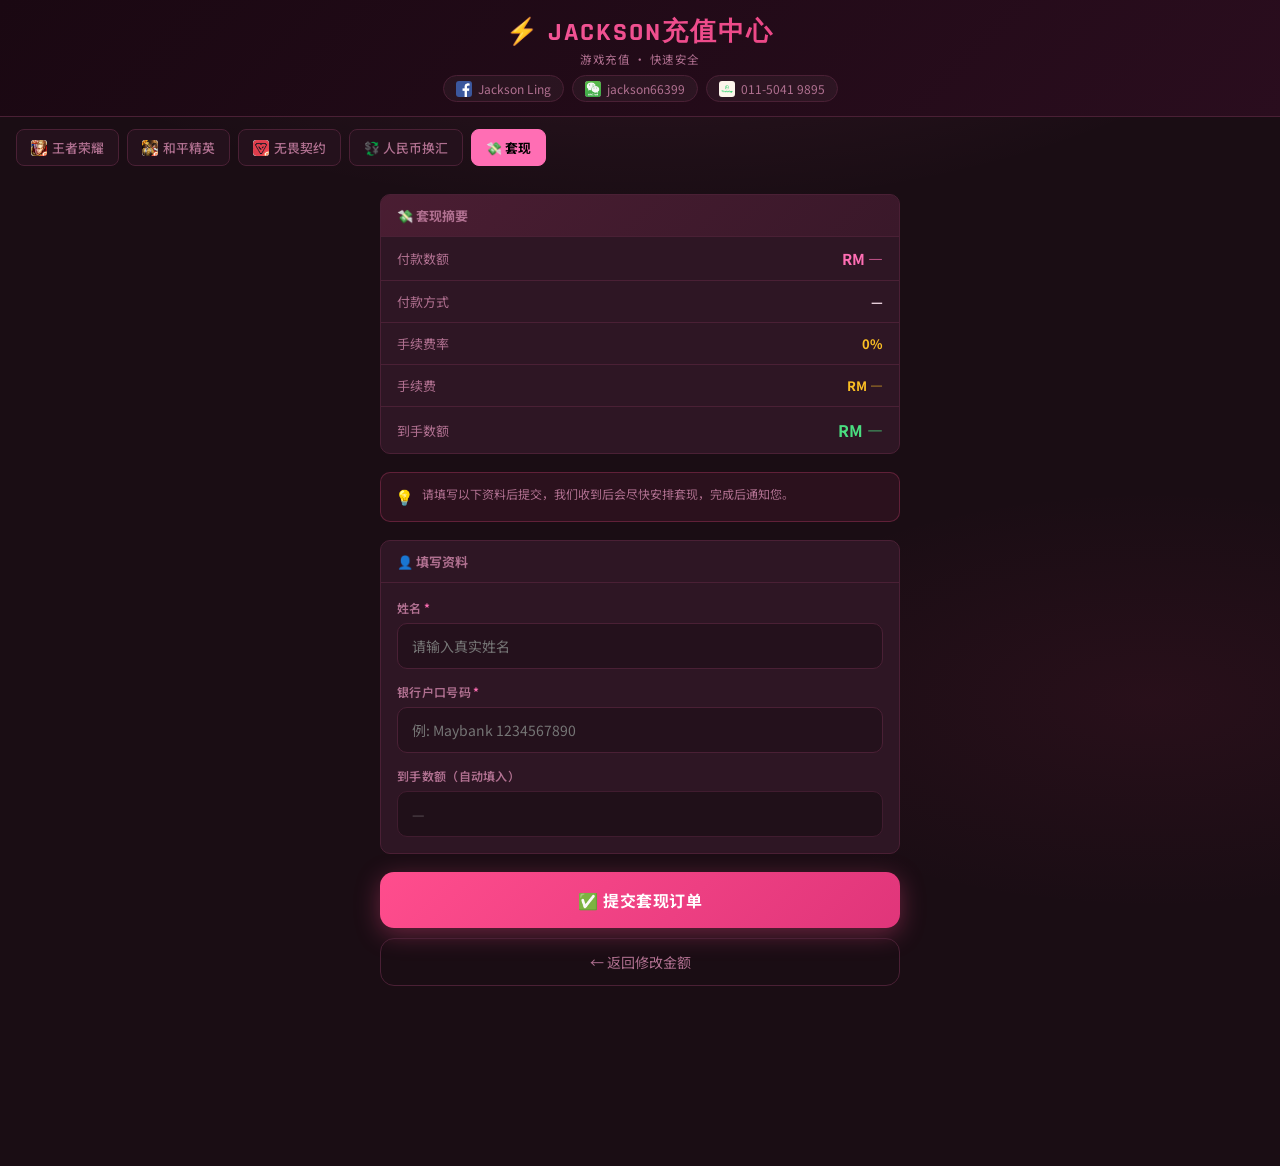
<file: taoxiancart.html>
<!DOCTYPE html>
<html lang="zh">
<head>
<meta charset="UTF-8">
<meta name="viewport" content="width=device-width, initial-scale=1.0">
<title>套现结算 - JACKSON充值中心</title>
<link rel="stylesheet" href="styles.css">
<style>

.page-wrap {
  padding: 16px 20px 100px;
  max-width: 560px;
  margin: 0 auto;
}

/* ── 套现摘要卡 ── */
.summary-card {
  background: var(--card);
  border: 1px solid var(--border);
  border-radius: var(--radius);
  overflow: hidden;
  margin-bottom: 18px;
}

.summary-card-header {
  background: linear-gradient(135deg, #ff4d8d22, #e0357a11);
  border-bottom: 1px solid var(--border);
  padding: 11px 16px;
  display: flex;
  align-items: center;
  gap: 8px;
  font-size: 13px;
  font-weight: 700;
  color: var(--text-dim);
}

.summary-row {
  display: flex;
  justify-content: space-between;
  align-items: center;
  padding: 11px 16px;
  border-bottom: 1px solid var(--border);
  font-size: 13px;
}
.summary-row:last-child { border-bottom: none; }
.summary-row .lbl { color: var(--text-dim); }
.summary-row .val { font-weight: 700; color: var(--text); }
.summary-row .val.pink   { color: var(--pink-lite); font-size: 15px; }
.summary-row .val.green  { color: var(--green); font-size: 16px; }
.summary-row .val.yellow { color: var(--yellow); font-size: 13px; }

/* ── 表单区 ── */
.form-section {
  background: var(--card);
  border: 1px solid var(--border);
  border-radius: var(--radius);
  overflow: hidden;
  margin-bottom: 18px;
}

.form-section-header {
  padding: 11px 16px;
  font-size: 13px;
  font-weight: 700;
  color: var(--text-dim);
  border-bottom: 1px solid var(--border);
  display: flex;
  align-items: center;
  gap: 8px;
}

.form-body { padding: 16px; }

.f-field { margin-bottom: 14px; }
.f-field:last-child { margin-bottom: 0; }

.f-field label {
  display: block;
  font-size: 12px;
  font-weight: 600;
  color: var(--text-dim);
  margin-bottom: 7px;
  letter-spacing: 0.3px;
}
.f-field .req { color: var(--pink-lite); margin-left: 2px; }

.f-field input {
  width: 100%;
  background: var(--bg3);
  border: 1px solid var(--border);
  border-radius: 10px;
  padding: 12px 14px;
  font-size: 14px;
  color: var(--text);
  box-sizing: border-box;
  outline: none;
  transition: border-color 0.2s, box-shadow 0.2s;
  font-family: inherit;
  -webkit-appearance: none;
}
.f-field input:focus {
  border-color: var(--pink);
  box-shadow: 0 0 0 3px var(--pink-glow);
}
.f-field input[readonly] {
  opacity: 0.65;
  cursor: default;
  background: var(--bg);
}

/* ── 提示条 ── */
.info-banner {
  background: rgba(255,77,141,0.08);
  border: 1px solid rgba(255,77,141,0.25);
  border-radius: 10px;
  padding: 11px 14px;
  font-size: 12px;
  color: var(--text-dim);
  line-height: 1.65;
  margin-bottom: 18px;
  display: flex;
  gap: 8px;
}
.info-banner .icon { font-size: 15px; flex-shrink: 0; margin-top: 1px; }

/* ── 复制框 ── */
.copy-box {
  background: var(--card);
  border: 1px solid var(--border);
  border-radius: var(--radius);
  overflow: hidden;
  margin-bottom: 16px;
}
.copy-box-header {
  display: flex;
  align-items: center;
  gap: 8px;
  padding: 11px 14px;
  font-size: 13px;
  font-weight: 700;
  color: var(--text-dim);
  border-bottom: 1px solid var(--border);
}
.copy-text {
  font-size: 13px;
  color: var(--text);
  line-height: 1.85;
  white-space: pre-wrap;
  font-family: monospace;
  padding: 14px;
  margin: 0;
}
.copy-btn {
  width: 100%;
  padding: 13px;
  background: linear-gradient(135deg, #ff4d8d, #e0357a);
  border: none;
  color: #fff;
  font-size: 14px;
  font-weight: 700;
  cursor: pointer;
  display: flex;
  align-items: center;
  justify-content: center;
  gap: 6px;
  transition: opacity 0.2s;
  letter-spacing: 0.3px;
  font-family: inherit;
}
.copy-btn:active { opacity: 0.85; }
.copy-btn.copied { background: linear-gradient(135deg, #34c759, #28a745); }

/* ── 联系链接 ── */
.contact-links {
  display: flex;
  flex-direction: column;
  gap: 10px;
  margin-bottom: 18px;
}
.contact-link {
  display: flex;
  align-items: center;
  gap: 14px;
  background: var(--card);
  border: 1px solid var(--border);
  border-radius: var(--radius);
  padding: 14px 16px;
  text-decoration: none;
  color: var(--text);
  transition: border-color 0.2s, transform 0.15s;
}
.contact-link:hover  { border-color: var(--pink); transform: translateX(2px); }
.contact-link:active { transform: scale(0.98); }
.contact-icon {
  width: 42px; height: 42px;
  border-radius: 12px;
  display: flex; align-items: center; justify-content: center;
  font-size: 22px; flex-shrink: 0;
}
.contact-info strong { font-size: 14px; font-weight: 700; display: block; margin-bottom: 2px; }
.contact-info span   { font-size: 12px; color: var(--text-dim); }
.contact-arrow { margin-left: auto; color: var(--text-dim); font-size: 16px; }

/* ── 按钮 ── */
.submit-btn {
  width: 100%;
  padding: 16px;
  background: linear-gradient(135deg, #ff4d8d, #e0357a);
  color: #fff;
  border: none;
  border-radius: 14px;
  font-size: 16px;
  font-weight: 700;
  cursor: pointer;
  box-shadow: 0 6px 24px var(--pink-glow);
  letter-spacing: 0.5px;
  display: flex;
  align-items: center;
  justify-content: center;
  gap: 8px;
  transition: opacity 0.2s, transform 0.1s;
  margin-bottom: 10px;
  font-family: inherit;
  text-decoration: none;
}
.submit-btn:active { transform: scale(0.98); opacity: 0.9; }

.back-btn {
  width: 100%;
  padding: 13px;
  background: transparent;
  border: 1px solid var(--border);
  color: var(--text-dim);
  border-radius: 14px;
  font-size: 14px;
  cursor: pointer;
  font-family: inherit;
  text-align: center;
  text-decoration: none;
  display: block;
  margin-bottom: 0;
}
.back-btn:hover { border-color: var(--pink); color: var(--text); }

/* ── 成功视图 ── */
#success-view { display: none; }
#form-view    { display: block; }

.success-hero { text-align: center; margin-bottom: 24px; }
.success-checkmark {
  width: 68px; height: 68px;
  border-radius: 50%;
  background: var(--bg3);
  border: 2px solid var(--border);
  display: flex; align-items: center; justify-content: center;
  margin: 0 auto 14px;
  font-size: 30px;
  color: var(--pink-lite);
  position: relative; overflow: hidden;
}
.success-checkmark::before {
  content: '';
  position: absolute; inset: 0; border-radius: 50%;
  border: 2px solid var(--pink);
  animation: pulse-ring 1.8s ease-out infinite;
}
@keyframes pulse-ring {
  0%   { transform: scale(1);   opacity: 0.6; }
  100% { transform: scale(1.5); opacity: 0;   }
}
.success-title { font-size: 22px; font-weight: 800; color: var(--text); margin-bottom: 6px; }
.success-sub   { font-size: 13px; color: var(--text-dim); line-height: 1.6; }
</style>
</head>
<body>

<header class="site-header">
  <h1><span class="bolt">⚡</span> JACKSON充值中心</h1>
  <p class="tagline">游戏充值 · 快速安全</p>
  <div class="header-contacts">
    <a href="https://www.facebook.com/share/1JrBgrE1M8/?mibextid=wwXIfr" target="_blank">
      <img src="img/facebook.png" alt="FB"> Jackson Ling
    </a>
    <a href="javascript:void(0)" onclick="openWechat()">
      <img src="img/wechat.png" alt="WeChat"> jackson66399
    </a>
    <a href="https://wa.me/601150419895?text=%E4%BD%A0%E5%A5%BD%EF%BC%8C%E6%88%91%E6%83%B3%E5%92%A8%E8%AF%A2%E5%A5%97%E7%8E%B0%E6%9C%8D%E5%8A%A1" target="_blank">
      <img src="img/whatsapp.png" alt="WA"> 011-5041 9895
    </a>
  </div>
</header>

<nav class="nav-tabs">
  <a href="wzry.html" class="nav-tab">
    <img src="img/wzry.jpeg" onerror="this.style.display='none'" alt=""> 王者荣耀
  </a>
  <a href="hpjy.html" class="nav-tab">
    <img src="img/hpjy.jpeg" onerror="this.style.display='none'" alt=""> 和平精英
  </a>
  <a href="wwqy.html" class="nav-tab">
    <img src="img/wwqy.jpeg" onerror="this.style.display='none'" alt=""> 无畏契约
  </a>
  <a href="huanhui.html" class="nav-tab">💱 人民币换汇</a>
  <a href="taoxian.html" class="nav-tab active">💸 套现</a>
</nav>

<div class="page-wrap">

  <!-- ══════════ 表单视图 ══════════ -->
  <div id="form-view">

    <!-- 套现摘要 -->
    <div class="summary-card">
      <div class="summary-card-header">💸 套现摘要</div>
      <div class="summary-row">
        <span class="lbl">付款数额</span>
        <span class="val pink" id="sum-rm">RM —</span>
      </div>
      <div class="summary-row">
        <span class="lbl">付款方式</span>
        <span class="val" id="sum-method">—</span>
      </div>
      <div class="summary-row">
        <span class="lbl">手续费率</span>
        <span class="val yellow" id="sum-rate">—</span>
      </div>
      <div class="summary-row">
        <span class="lbl">手续费</span>
        <span class="val yellow" id="sum-fee">RM —</span>
      </div>
      <div class="summary-row">
        <span class="lbl">到手数额</span>
        <span class="val green" id="sum-net">RM —</span>
      </div>
    </div>

    <!-- 提示 -->
    <div class="info-banner">
      <span class="icon">💡</span>
      <span>请填写以下资料后提交，我们收到后会尽快安排套现，完成后通知您。</span>
    </div>

    <!-- 表单 -->
    <div class="form-section">
      <div class="form-section-header">👤 填写资料</div>
      <div class="form-body">

        <div class="f-field">
          <label>姓名<span class="req">*</span></label>
          <input type="text" id="f-name" placeholder="请输入真实姓名">
        </div>

        <div class="f-field">
          <label>银行户口号码<span class="req">*</span></label>
          <input type="text" id="f-account" placeholder="例: Maybank 1234567890" inputmode="numeric">
        </div>

        <div class="f-field">
          <label>到手数额（自动填入）</label>
          <input type="text" id="f-net" readonly placeholder="—">
        </div>

      </div>
    </div>

    <button class="submit-btn" onclick="submitCashout()">✅ 提交套现订单</button>
    <a href="taoxian.html" class="back-btn">← 返回修改金额</a>

  </div><!-- /form-view -->


  <!-- ══════════ 成功视图 ══════════ -->
  <div id="success-view">

    <div class="success-hero">
      <div class="success-checkmark">✓</div>
      <div class="success-title">套现订单已提交！</div>
      <div class="success-sub">请复制以下信息，通过任一方式发给我们，并附上付款截图。</div>
    </div>

    <!-- 复制框 -->
    <div class="copy-box">
      <div class="copy-box-header">📋 复制订单信息</div>
      <pre class="copy-text" id="copyText">正在生成...</pre>
      <button class="copy-btn" id="copyBtn" onclick="copyOrder()">📋 复制订单信息</button>
    </div>

    <!-- 联系方式 -->
    <div class="contact-links" id="contactLinks"></div>

    <a href="index.html" class="submit-btn" style="text-decoration:none;margin-top:4px">✅ 完成</a>
    <a href="taoxian.html" class="back-btn" style="margin-top:10px">← 返回套现页</a>

  </div><!-- /success-view -->

</div><!-- /page-wrap -->

<script>
// ─── 读取 URL 参数 ────────────────────────────────────────────────────────
const params    = new URLSearchParams(window.location.search);
const rmAmt     = parseFloat(params.get('rm'))   || 0;
const feeAmt    = parseFloat(params.get('fee'))  || 0;
const netAmt    = parseFloat(params.get('net'))  || 0;
const rateVal   = params.get('rate')   || '0';
const methodLbl = decodeURIComponent(params.get('method') || '—');

// ─── 填入摘要 ─────────────────────────────────────────────────────────────
function initSummary() {
  document.getElementById('sum-rm').textContent     = rmAmt   ? 'RM ' + rmAmt.toFixed(2)  : 'RM —';
  document.getElementById('sum-method').textContent = methodLbl;
  document.getElementById('sum-rate').textContent   = rateVal  ? rateVal + '%'             : '—';
  document.getElementById('sum-fee').textContent    = feeAmt   ? 'RM ' + feeAmt.toFixed(2) : 'RM —';
  document.getElementById('sum-net').textContent    = netAmt   ? 'RM ' + netAmt.toFixed(2) : 'RM —';
  document.getElementById('f-net').value            = netAmt   ? 'RM ' + netAmt.toFixed(2) : '';
}

// ─── 提交 ─────────────────────────────────────────────────────────────────
function submitCashout() {
  const name    = document.getElementById('f-name').value.trim();
  const account = document.getElementById('f-account').value.trim();

  if (!rmAmt || !netAmt) {
    alert('⚠️ 未检测到套现金额，请从套现页重新进入。');
    window.location.href = 'taoxian.html';
    return;
  }
  if (!name)    { alert('请填写您的姓名！');       return; }
  if (!account) { alert('请填写银行户口号码！');   return; }

  const lines = [
    '💸 *套现订单*',
    '',
    `💰 付款数额: RM ${rmAmt.toFixed(2)}`,
    `🏦 付款方式: ${methodLbl}`,
    `📉 手续费率: ${rateVal}%`,
    `💸 手续费: RM ${feeAmt.toFixed(2)}`,
    `✅ 到手数额: RM ${netAmt.toFixed(2)}`,
    '',
    `👤 姓名: ${name}`,
    `🔢 银行户口号码: ${account}`,
  ].join('\n');

  document.getElementById('copyText').textContent = lines;

    const waUrl = `https://wa.me/601150419895?text=${encodeURIComponent(lines)}`;
  document.getElementById('contactLinks').innerHTML = `
    <a class="contact-link" href="${waUrl}" target="_blank">
      <div class="contact-icon" style="background:#25D366;overflow:hidden;padding:0"><img src="img/whatsapp.png" alt="WA" style="width:100%;height:100%;object-fit:cover;display:block"></div>
      <div class="contact-info">
        <strong>WhatsApp</strong>
        <span>011-5041 9895</span>
      </div>
      <span class="contact-arrow">›</span>
    </a>
    <a class="contact-link" href="https://www.facebook.com/share/1JrBgrE1M8/?mibextid=wwXIfr" target="_blank">
      <div class="contact-icon" style="background:#1877F2;overflow:hidden;padding:0"><img src="img/facebook.png" alt="FB" style="width:100%;height:100%;object-fit:cover;display:block"></div>
      <div class="contact-info">
        <strong>Facebook</strong>
        <span>Jackson Ling</span>
      </div>
      <span class="contact-arrow">›</span>
    </a>
    <a class="contact-link" href="javascript:void(0)" onclick="openWechat()">
      <div class="contact-icon" style="background:#07C160;overflow:hidden;padding:0"><img src="img/wechat.png" alt="WeChat" style="width:100%;height:100%;object-fit:cover;display:block"></div>
      <div class="contact-info">
        <strong>微信</strong>
        <span>jackson66399</span>
      </div>
      <span class="contact-arrow">›</span>
    </a>`;

  document.getElementById('form-view').style.display    = 'none';
  document.getElementById('success-view').style.display = 'block';
  window.scrollTo({ top: 0, behavior: 'smooth' });
}

// ─── 复制 ─────────────────────────────────────────────────────────────────
function copyOrder() {
  const el  = document.getElementById('copyText');
  const btn = document.getElementById('copyBtn');
  const text = el.innerText || el.textContent;
  navigator.clipboard.writeText(text).then(() => {
    btn.textContent = '✅ 已复制！';
    btn.classList.add('copied');
    setTimeout(() => { btn.textContent = '📋 复制订单信息'; btn.classList.remove('copied'); }, 2500);
  }).catch(() => {
    const r = document.createRange();
    r.selectNode(el);
    window.getSelection().removeAllRanges();
    window.getSelection().addRange(r);
    document.execCommand('copy');
  });
}

document.addEventListener('DOMContentLoaded', initSummary);

// ── WeChat 弹窗 ──────────────────────────────────────────────────────────
function openWechat() {
  const wxId = 'jackson66399';
  if (navigator.clipboard && navigator.clipboard.writeText) {
    navigator.clipboard.writeText(wxId).catch(()=>{});
  } else {
    try {
      const ta = document.createElement('textarea');
      ta.value = wxId; ta.style.position='fixed'; ta.style.opacity='0';
      document.body.appendChild(ta); ta.select(); document.execCommand('copy');
      document.body.removeChild(ta);
    } catch(e){}
  }
  let modal = document.getElementById('wechatModal');
  if (!modal) {
    modal = document.createElement('div');
    modal.id = 'wechatModal';
    modal.style.cssText = 'position:fixed;inset:0;background:rgba(0,0,0,0.65);backdrop-filter:blur(4px);z-index:9999;display:flex;align-items:center;justify-content:center;padding:20px;box-sizing:border-box';
    modal.innerHTML = `
      <div style="background:var(--bg2,#1a1a2e);border:1px solid var(--border,#2a2a3e);border-radius:20px;padding:28px 24px;max-width:320px;width:100%;text-align:center;box-shadow:0 20px 60px rgba(0,0,0,0.5)">
        <div style="width:56px;height:56px;border-radius:50%;background:#07C160;display:flex;align-items:center;justify-content:center;overflow:hidden;margin:0 auto 16px"><img src="img/wechat.png" style="width:100%;height:100%;object-fit:cover" alt="WeChat"></div>
        <div style="font-size:17px;font-weight:800;color:var(--text,#fff);margin-bottom:6px">添加微信</div>
        <div style="font-size:13px;color:var(--text-dim,#aaa);margin-bottom:16px">微信号已复制到剪贴板</div>
        <div style="background:var(--bg3,#0d0d1a);border:1px solid var(--border,#2a2a3e);border-radius:12px;padding:14px 16px;margin-bottom:18px">
          <div style="font-size:22px;font-weight:800;letter-spacing:1px;color:#ff6eb0">${wxId}</div>
        </div>
        <div style="font-size:12px;color:var(--text-dim,#aaa);margin-bottom:18px;line-height:1.6">请打开微信 → 搜索以上微信号 → 添加好友</div>
        <button id="wechatCopyBtn" onclick="(function(){
          if(navigator.clipboard){navigator.clipboard.writeText('jackson66399').catch(()=>{})}
          var b=document.getElementById('wechatCopyBtn');
          b.textContent='✅ 已复制！';b.style.background='linear-gradient(135deg,#34c759,#28a745)';
          setTimeout(function(){b.textContent='📋 再次复制微信号';b.style.background='';},2000);
        })()" style="width:100%;padding:12px;background:linear-gradient(135deg,#07C160,#05a050);color:#fff;border:none;border-radius:12px;font-size:14px;font-weight:700;cursor:pointer;margin-bottom:10px;font-family:inherit">📋 再次复制微信号</button>
        <button onclick="document.getElementById('wechatModal').style.display='none'" style="width:100%;padding:11px;background:transparent;border:1px solid var(--border,#2a2a3e);color:var(--text-dim,#aaa);border-radius:12px;font-size:14px;cursor:pointer;font-family:inherit">关闭</button>
      </div>`;
    modal.addEventListener('click', function(e){ if(e.target===modal) modal.style.display='none'; });
    document.body.appendChild(modal);
  } else {
    modal.style.display = 'flex';
    const btn = document.getElementById('wechatCopyBtn');
    if(btn){ btn.textContent='📋 再次复制微信号'; btn.style.background=''; }
  }
}
</script>
</body>
</html>
</file>
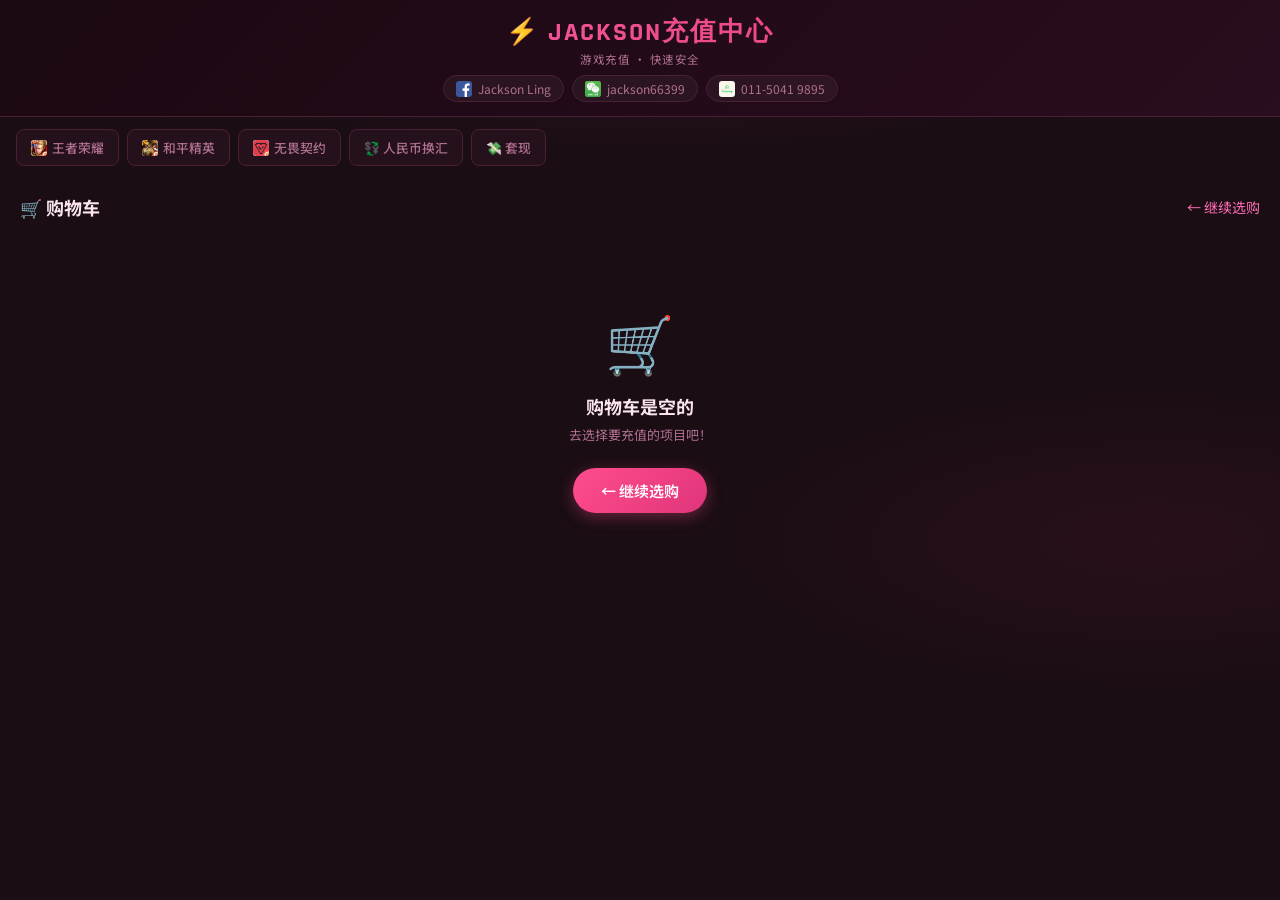
<file: topupcart.html>
<!DOCTYPE html>
<html lang="zh">
<head>
<meta charset="UTF-8">
<meta name="viewport" content="width=device-width, initial-scale=1.0">
<title>购物车 - JACKSON充值中心</title>
<link rel="stylesheet" href="styles.css">
<style>
.cart-page-wrap {
  padding: 16px 20px 120px;
}

.cart-page-header {
  display: flex;
  align-items: center;
  gap: 10px;
  margin-bottom: 20px;
}

.cart-page-header h2 {
  font-size: 18px;
  font-weight: 700;
  color: var(--text);
  margin: 0;
}

.cart-page-header .back-link {
  color: var(--pink-lite);
  text-decoration: none;
  font-size: 14px;
  margin-left: auto;
}

/* Empty state */
.empty-state {
  text-align: center;
  padding: 60px 20px;
}
.empty-icon { font-size: 56px; margin-bottom: 12px; }
.empty-text { font-size: 18px; font-weight: 700; color: var(--text); margin-bottom: 6px; }
.empty-sub  { font-size: 13px; color: var(--text-dim); margin-bottom: 24px; }
.back-shop-btn {
  display: inline-block;
  padding: 12px 28px;
  background: linear-gradient(135deg, #ff4d8d, #e0357a);
  color: #fff;
  border-radius: 24px;
  text-decoration: none;
  font-size: 15px;
  font-weight: 600;
  box-shadow: 0 4px 16px var(--pink-glow);
}

/* Cart rows */
.cart-items-list {
  display: flex;
  flex-direction: column;
  gap: 10px;
  margin-bottom: 16px;
}

.cart-row {
  background: var(--card);
  border: 1px solid var(--border);
  border-radius: var(--radius);
  padding: 14px 16px;
  display: flex;
  align-items: center;
  justify-content: space-between;
  gap: 12px;
  transition: border-color 0.2s;
}

.cart-row:hover {
  border-color: var(--pink);
}

.cart-row-info { flex: 1; min-width: 0; }
.cart-row-game {
  font-size: 11px;
  color: var(--text-dim);
  margin-bottom: 3px;
  text-transform: uppercase;
  letter-spacing: 0.5px;
}
.cart-row-name {
  font-size: 15px;
  font-weight: 700;
  color: var(--pink-lite);
}

.cart-row-right {
  display: flex;
  flex-direction: column;
  align-items: flex-end;
  gap: 8px;
}

.cart-qty-ctrl {
  display: flex;
  align-items: center;
  gap: 0;
  background: var(--bg3);
  border-radius: 20px;
  overflow: hidden;
  border: 1px solid var(--border);
}

.cqc-btn {
  width: 32px;
  height: 32px;
  border: none;
  background: transparent;
  color: var(--pink-lite);
  font-size: 18px;
  font-weight: 700;
  cursor: pointer;
  display: flex;
  align-items: center;
  justify-content: center;
  transition: background 0.15s;
}
.cqc-btn:hover { background: rgba(255,77,141,0.2); }
.cqc-btn.minus { border-right: 1px solid var(--border); }
.cqc-btn.plus  { border-left:  1px solid var(--border); }

.cqc-num {
  min-width: 28px;
  text-align: center;
  font-size: 14px;
  font-weight: 700;
  color: var(--text);
}

.cart-row-price {
  font-size: 15px;
  font-weight: 700;
  color: var(--text);
}

/* Summary */
.cart-summary {
  background: var(--card);
  border: 1px solid var(--border);
  border-radius: var(--radius);
  padding: 14px 16px;
  margin-bottom: 16px;
}

.summary-row {
  display: flex;
  justify-content: space-between;
  font-size: 13px;
  color: var(--text-dim);
  padding: 5px 0;
}

.summary-row.total {
  border-top: 1px solid var(--border);
  margin-top: 8px;
  padding-top: 12px;
  font-size: 16px;
  font-weight: 700;
  color: var(--text);
}

.total-amount {
  color: var(--pink-lite);
  font-size: 18px;
}

/* Checkout button */
.checkout-float-btn {
  position: fixed;
  bottom: 24px;
  left: 20px;
  right: 20px;
  padding: 16px;
  background: linear-gradient(135deg, #ff4d8d, #e0357a);
  color: #fff;
  border: none;
  border-radius: 14px;
  font-size: 16px;
  font-weight: 700;
  cursor: pointer;
  box-shadow: 0 6px 24px var(--pink-glow);
  letter-spacing: 0.5px;
  transition: opacity 0.2s, transform 0.1s;
  z-index: 100;
}
.checkout-float-btn:active { transform: scale(0.98); }

/* ── Checkout Overlay ── */
#checkoutOverlay {
  position: fixed;
  inset: 0;
  background: rgba(0,0,0,0.7);
  backdrop-filter: blur(4px);
  z-index: 200;
  display: flex;
  align-items: flex-end;
  opacity: 0;
  pointer-events: none;
  transition: opacity 0.25s;
}
#checkoutOverlay.open {
  opacity: 1;
  pointer-events: all;
}
#checkoutOverlay.open #checkoutSheet {
  transform: translateY(0);
}

#checkoutSheet {
  background: var(--bg2);
  border-radius: 20px 20px 0 0;
  width: 100%;
  max-height: 92vh;
  overflow-y: auto;
  transform: translateY(100%);
  transition: transform 0.3s cubic-bezier(.4,0,.2,1);
  padding-bottom: env(safe-area-inset-bottom, 20px);
}

#checkoutContent {
  padding: 20px 20px 32px;
}

/* Checkout form styles */
.co-header {
  display: flex;
  align-items: center;
  justify-content: space-between;
  margin-bottom: 16px;
}

.co-title {
  font-size: 17px;
  font-weight: 700;
  color: var(--text);
}

.co-close {
  background: var(--bg3);
  border: 1px solid var(--border);
  color: var(--text-dim);
  width: 32px;
  height: 32px;
  border-radius: 50%;
  font-size: 14px;
  cursor: pointer;
  display: flex;
  align-items: center;
  justify-content: center;
}

.co-order-summary {
  background: var(--bg3);
  border-radius: var(--radius);
  padding: 12px 14px;
  margin-bottom: 16px;
}

.co-item {
  display: flex;
  justify-content: space-between;
  font-size: 13px;
  color: var(--text-dim);
  padding: 4px 0;
}

.co-total-row {
  display: flex;
  justify-content: space-between;
  font-size: 14px;
  font-weight: 700;
  color: var(--text);
  border-top: 1px solid var(--border);
  margin-top: 8px;
  padding-top: 8px;
}

.co-total-amt { color: var(--pink-lite); }

.co-form { margin-bottom: 16px; }

.co-field {
  margin-bottom: 14px;
}

.co-field label {
  display: block;
  font-size: 12px;
  font-weight: 600;
  color: var(--text-dim);
  margin-bottom: 6px;
}

.co-field .hint { color: var(--text-dim); font-weight: 400; }
.co-field .req  { color: var(--pink-lite); }

.co-field input,
.co-field select,
.co-field textarea {
  width: 100%;
  background: var(--bg3);
  border: 1px solid var(--border);
  border-radius: 10px;
  padding: 12px 14px;
  font-size: 14px;
  color: var(--text);
  box-sizing: border-box;
  outline: none;
  transition: border-color 0.2s;
  font-family: inherit;
}

.co-field input:focus,
.co-field select:focus,
.co-field textarea:focus {
  border-color: var(--pink);
}

.co-field textarea { min-height: 80px; resize: vertical; }

.co-guide {
  background: rgba(255,77,141,0.1);
  border: 1px solid rgba(255,77,141,0.3);
  border-radius: 8px;
  padding: 10px 12px;
  font-size: 12px;
  color: var(--text-dim);
  margin-bottom: 14px;
  line-height: 1.6;
}

.co-payment {
  background: var(--bg3);
  border: 1px solid var(--border);
  border-radius: var(--radius);
  padding: 14px;
  margin-bottom: 16px;
}

.co-pay-title {
  font-size: 13px;
  font-weight: 700;
  color: var(--text);
  margin-bottom: 10px;
}

.co-pay-badges {
  display: flex;
  flex-wrap: wrap;
  gap: 6px;
  margin-bottom: 10px;
}

.pay-badge {
  background: rgba(255,77,141,0.15);
  border: 1px solid rgba(255,77,141,0.3);
  color: var(--pink-lite);
  font-size: 11px;
  font-weight: 600;
  padding: 4px 10px;
  border-radius: 20px;
}

.co-account {
  font-size: 20px;
  font-weight: 800;
  color: var(--pink-lite);
  letter-spacing: 1px;
  margin-bottom: 8px;
}

.co-pay-note {
  font-size: 11px;
  color: var(--text-dim);
  line-height: 1.5;
}

.co-submit-btn {
  width: 100%;
  padding: 16px;
  background: linear-gradient(135deg, #ff4d8d, #e0357a);
  color: #fff;
  border: none;
  border-radius: 14px;
  font-size: 16px;
  font-weight: 700;
  cursor: pointer;
  box-shadow: 0 4px 16px var(--pink-glow);
  margin-bottom: 10px;
  letter-spacing: 0.5px;
  transition: opacity 0.2s;
}
.co-submit-btn:active { opacity: 0.85; }

.co-back-btn {
  width: 100%;
  padding: 13px;
  background: transparent;
  border: 1px solid var(--border);
  color: var(--text-dim);
  border-radius: 14px;
  font-size: 14px;
  cursor: pointer;
  transition: border-color 0.2s;
}
.co-back-btn:hover { border-color: var(--pink); color: var(--text); }

/* Success screen */
.co-success {
  text-align: center;
  padding: 20px 0 16px;
}
.co-success-icon {
  width: 60px;
  height: 60px;
  background: linear-gradient(135deg, #ff4d8d, #e0357a);
  border-radius: 50%;
  display: flex;
  align-items: center;
  justify-content: center;
  font-size: 28px;
  color: #fff;
  margin: 0 auto 14px;
  box-shadow: 0 4px 20px var(--pink-glow);
}
.co-success-title {
  font-size: 20px;
  font-weight: 800;
  color: var(--text);
  margin-bottom: 6px;
}
.co-success-sub {
  font-size: 13px;
  color: var(--text-dim);
  margin-bottom: 20px;
  line-height: 1.6;
}

.co-copy-box {
  background: var(--bg3);
  border: 1px solid var(--border);
  border-radius: var(--radius);
  padding: 14px;
  margin-bottom: 16px;
}
.co-copy-label {
  font-size: 12px;
  font-weight: 600;
  color: var(--text-dim);
  margin-bottom: 8px;
}
.co-copy-text {
  font-size: 12px;
  color: var(--text);
  line-height: 1.8;
  white-space: pre-wrap;
  font-family: monospace;
  margin-bottom: 10px;
}
.co-copy-btn {
  width: 100%;
  padding: 10px;
  background: rgba(255,77,141,0.15);
  border: 1px solid rgba(255,77,141,0.4);
  color: var(--pink-lite);
  border-radius: 8px;
  font-size: 13px;
  font-weight: 600;
  cursor: pointer;
  transition: background 0.2s;
}
.co-copy-btn.copied { background: rgba(52,199,89,0.2); border-color: #34c759; color: #34c759; }

.co-contacts {
  display: flex;
  flex-direction: column;
  gap: 10px;
  margin-bottom: 16px;
}
.co-contact-link {
  display: flex;
  align-items: center;
  gap: 14px;
  background: var(--bg3);
  border: 1px solid var(--border);
  border-radius: var(--radius);
  padding: 14px;
  text-decoration: none;
  color: var(--text);
  transition: border-color 0.2s;
}
.co-contact-link:hover { border-color: var(--pink); }
.co-ci {
  width: 40px;
  height: 40px;
  border-radius: 10px;
  display: flex;
  align-items: center;
  justify-content: center;
  font-size: 20px;
  flex-shrink: 0;
}
.co-ci-sub { font-size: 11px; color: var(--text-dim); }
</style>

</head>
<body>

<header class="site-header">
  <h1><span class="bolt">⚡</span> JACKSON充值中心</h1>
  <p class="tagline">游戏充值 · 快速安全</p>
  <div class="header-contacts">
    <a href="https://www.facebook.com/share/1JrBgrE1M8/?mibextid=wwXIfr" target="_blank">
      <img src="img/facebook.png" alt="FB"> Jackson Ling
    </a>
    <a href="javascript:void(0)" onclick="openWechat()">
      <img src="img/wechat.png" alt="WeChat"> jackson66399
    </a>
    <a href="https://wa.me/601150419895?text=%E4%BD%A0%E5%A5%BD%EF%BC%8C%E6%88%91%E6%83%B3%E5%92%A8%E8%AF%A2%E6%B8%B8%E6%88%8F%E5%85%85%E5%80%BC%E6%9C%8D%E5%8A%A1" target="_blank">
      <img src="img/whatsapp.png" alt="WA"> 011-5041 9895
    </a>
  </div>
</header>

<nav class="nav-tabs">
  <a href="wzry.html" class="nav-tab">
    <img src="img/wzry.jpeg" onerror="this.style.display='none'" alt=""> 王者荣耀
  </a>
  <a href="hpjy.html" class="nav-tab">
    <img src="img/hpjy.jpeg" onerror="this.style.display='none'" alt=""> 和平精英
  </a>
  <a href="wwqy.html" class="nav-tab">
    <img src="img/wwqy.jpeg" onerror="this.style.display='none'" alt=""> 无畏契约
  </a>
  <a href="huanhui.html" class="nav-tab">💱 人民币换汇</a>
  <a href="taoxian.html" class="nav-tab">💸 套现</a>
</nav>

<div class="cart-page-wrap">
  <div class="cart-page-header">
    <h2>🛒 购物车</h2>
    <a href="javascript:history.back()" class="back-link">← 继续选购</a>
  </div>

  <div id="cartPageContent"></div>
</div>

<button class="checkout-float-btn" id="checkoutBtn" onclick="openCheckout()">去结算 →</button>

<div id="checkoutOverlay">
  <div id="checkoutSheet">
    <div id="checkoutContent"></div>
  </div>
</div>

<script>
// Expose renderCartPage for cart.js to call
function renderCartPage() {
  const container = document.getElementById('cartPageContent');
  if(!container) return;

  const cart  = getCart();
  const total = cartTotal();
  const count = cartCount();

  const checkoutBtn = document.getElementById('checkoutBtn');

  if(count === 0) {
    container.innerHTML = `
      <div class="empty-state">
        <div class="empty-icon">🛒</div>
        <div class="empty-text">购物车是空的</div>
        <div class="empty-sub">去选择要充值的项目吧！</div>
        <a href="javascript:history.back()" class="back-shop-btn">← 继续选购</a>
      </div>`;
    if(checkoutBtn) checkoutBtn.style.display = 'none';
    return;
  }

  if(checkoutBtn) checkoutBtn.style.display = '';

  const itemsHtml = cart.map(c => `
    <div class="cart-row">
      <div class="cart-row-info">
        <div class="cart-row-game">${c.game}</div>
        <div class="cart-row-name">${c.name}</div>
      </div>
      <div class="cart-row-right">
        <div class="cart-qty-ctrl">
          <button class="cqc-btn minus" onclick="changeQty('${c.id}',-1)">−</button>
          <span class="cqc-num">${c.qty}</span>
          <button class="cqc-btn plus" onclick="changeQty('${c.id}',1)">+</button>
        </div>
        <div class="cart-row-price">RM ${(c.price*c.qty).toFixed(2)}</div>
      </div>
    </div>`).join('');

  container.innerHTML = `
    <div class="cart-items-list">${itemsHtml}</div>
    <div class="cart-summary">
      <div class="summary-row">
        <span>商品数量</span>
        <span>${count} 件</span>
      </div>
      ${(()=>{
        const groupPts = {};
        const groupOrder = [];
        cart.forEach(c => {
          let gk;
          if      (c.id.startsWith('hpjy-and-')) gk = '🤖 和平安卓';
          else if (c.id.startsWith('hpjy-ios-')) gk = '🍎 和平苹果';
          else if (c.id.startsWith('wzry-and-')) gk = '🤖 王者安卓';
          else if (c.id.startsWith('wzry-ios-')) gk = '🍎 王者苹果';
          else if (c.id.startsWith('wwqy-'))     gk = '🎯 无畏契约';
          else gk = c.game;
          const m = c.name.match(/(\d+)\s*点卷/);
          const pts = m ? parseInt(m[1]) * c.qty : 0;
          if (pts > 0) {
            if (!groupPts[gk]) { groupPts[gk] = 0; groupOrder.push(gk); }
            groupPts[gk] += pts;
          }
        });
        return groupOrder.map(gk =>
          `<div class="summary-row"><span>点卷 · ${gk}</span><span style="color:var(--pink-lite);font-weight:700">${groupPts[gk].toLocaleString()} 点卷</span></div>`
        ).join('');
      })()}
      <div class="summary-row total">
        <span>合计</span>
        <span class="total-amount">RM ${total.toFixed(2)}</span>
      </div>
      <button onclick="clearCart()" style="width:100%; margin-top:14px; padding:11px; background:rgba(255,77,141,0.1); border:1px dashed rgba(255,77,141,0.4); color:var(--pink-lite); border-radius:10px; font-weight:700; cursor:pointer; font-size:13px; transition:all 0.2s;">
        🗑️ 清空购物车
      </button>
    </div>`;
}
</script>
<script src="cart.js"></script>
</body>
</html>
</file>
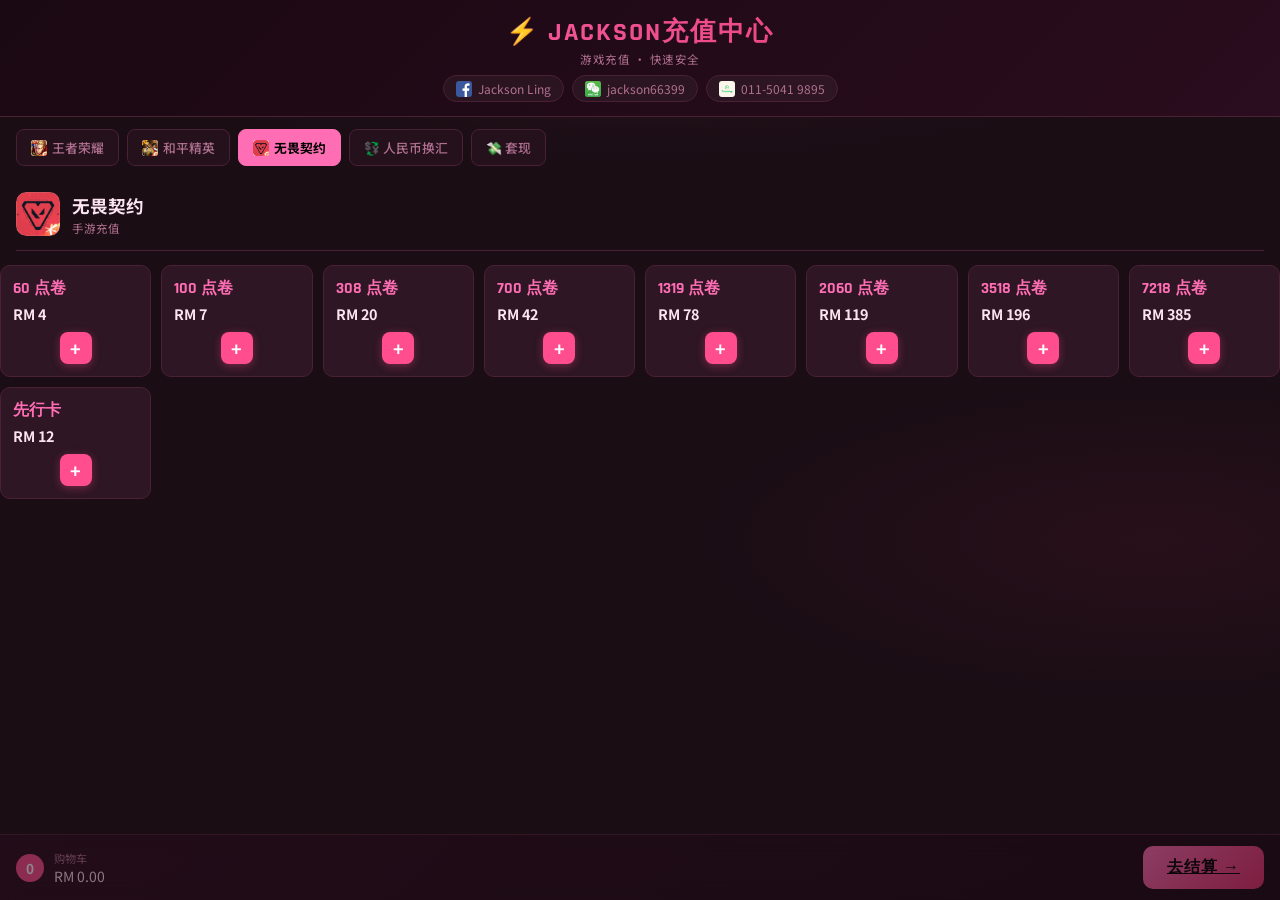
<file: wwqy.html>
<!DOCTYPE html>
<html lang="zh">
<head>
<meta charset="UTF-8">
<meta name="viewport" content="width=device-width, initial-scale=1.0">
<meta http-equiv="Cache-Control" content="no-cache, no-store, must-revalidate">
<meta http-equiv="Pragma" content="no-cache">
<meta http-equiv="Expires" content="0">
<title>无畏契约充值 - JACKSON充值中心</title>
<link rel="stylesheet" href="styles.css">
<script>window.addEventListener("unload",function(){});window.addEventListener("pageshow",function(e){if(e.persisted){window.location.reload(true);}});</script>
<style>
.admin-icon-wrap2 {
  position: relative; width: 44px; height: 44px; flex-shrink: 0;
  cursor: pointer; user-select: none;
  -webkit-user-select: none; -webkit-touch-callout: none;
}
.admin-icon-inner2 {
  width: 44px; height: 44px; border-radius: 10px;
  background: var(--bg3); display: flex; align-items: center; justify-content: center; overflow: hidden;
}
.admin-icon-inner2 img { width: 100%; height: 100%; border-radius: 10px; object-fit: cover; }
.admin-ring-svg2 {
  position: absolute; inset: -5px;
  width: calc(100% + 10px); height: calc(100% + 10px);
  pointer-events: none; opacity: 0; transition: opacity 0.15s;
}
.admin-icon-wrap2.pressing .admin-ring-svg2 { opacity: 1; }
.admin-ring-circle2 { fill: none; stroke: #ff4d8d; stroke-width: 3; stroke-linecap: round; stroke-dasharray: 0 200; }
.admin-panel2 {
  display: none; margin: 0 20px 16px;
  background: var(--card); border: 1px solid var(--border); border-radius: var(--radius); padding: 14px;
}
.admin-panel2.open { display: block; }
.admin-panel2 h4 { margin: 0 0 4px; font-size: 13px; color: var(--text-dim); display: flex; align-items: center; gap: 6px; }
.admin-panel2 .ap2-sub { font-size: 11px; color: var(--text-dim); margin-bottom: 12px; }
.ap2-row { display: flex; align-items: center; gap: 10px; padding: 7px 0; border-bottom: 1px solid var(--border); }
.ap2-row:last-child { border-bottom: none; }
.ap2-label { font-size: 13px; color: var(--text); flex: 1; }
.ap2-inputs { display: flex; align-items: center; gap: 4px; }
.ap2-rm { font-size: 12px; color: var(--text-dim); }
.ap2-input {
  width: 72px; padding: 6px 8px; border-radius: 8px;
  border: 1px solid var(--border); background: var(--bg);
  color: var(--text); font-size: 13px; font-weight: 700; font-family: inherit; text-align: right;
}
.ap2-input:focus { border-color: var(--pink); outline: none; }
.ap2-btn-row { display: flex; gap: 8px; margin-top: 14px; }
.ap2-btn-row button { flex: 1; padding: 9px 12px; border-radius: 10px; font-size: 13px; font-weight: 700; cursor: pointer; font-family: inherit; border: none; }
#ap2-apply-btn { background: linear-gradient(135deg,#ff4d8d,#e0357a); color: #fff; }
#ap2-reset-btn { background: transparent; border: 1px solid var(--border) !important; color: var(--text-dim); }
.pw-modal2 {
  position: fixed; inset: 0; background: rgba(0,0,0,0.7);
  backdrop-filter: blur(4px); z-index: 9999;
  display: none; align-items: center; justify-content: center; padding: 20px; box-sizing: border-box;
}
.pw-modal2-inner {
  background: var(--bg2,#1a1a2e); border: 1px solid var(--border,#2a2a3e);
  border-radius: 20px; padding: 28px 24px; max-width: 320px; width: 100%; text-align: center;
}
.pw-modal2-inner h3 { margin: 0 0 6px; font-size: 17px; color: var(--text); }
.pw-modal2-inner p  { margin: 0 0 16px; font-size: 13px; color: var(--text-dim); }
.pw-modal2-inner input {
  width: 100%; box-sizing: border-box; padding: 12px 14px;
  background: var(--bg3); border: 1px solid var(--border); border-radius: 12px;
  font-size: 16px; color: var(--text); font-family: inherit;
  margin-bottom: 10px; text-align: center; letter-spacing: 2px;
}
.pw-modal2-inner input:focus { border-color: var(--pink); outline: none; }
.pw-error2 { display: none; color: #ff6b6b; font-size: 12px; margin-bottom: 10px; }
.pw-modal2-btns { display: flex; gap: 8px; }
.pw-modal2-btns button { flex: 1; padding: 12px; border-radius: 12px; font-size: 14px; font-weight: 700; cursor: pointer; font-family: inherit; border: none; }
.pw-modal2-btns .pw-submit { background: linear-gradient(135deg,#ff4d8d,#e0357a); color: #fff; }
.pw-modal2-btns .pw-cancel { background: transparent; border: 1px solid var(--border) !important; color: var(--text-dim); }
</style>
</head>
<body>

<header class="site-header">
  <h1><span class="bolt">⚡</span> JACKSON充值中心</h1>
  <p class="tagline">游戏充值 · 快速安全</p>
  <div class="header-contacts">
    <a href="https://www.facebook.com/share/1JrBgrE1M8/?mibextid=wwXIfr" target="_blank"><img src="img/facebook.png" alt="FB"> Jackson Ling</a>
    <a href="javascript:void(0)" onclick="openWechat()"><img src="img/wechat.png" alt="WeChat"> jackson66399</a>
    <a href="https://wa.me/601150419895?text=%E4%BD%A0%E5%A5%BD%EF%BC%8C%E6%88%91%E6%83%B3%E5%92%A8%E8%AF%A2%E6%B8%B8%E6%88%8F%E5%85%85%E5%80%BC%E6%9C%8D%E5%8A%A1" target="_blank"><img src="img/whatsapp.png" alt="WA"> 011-5041 9895</a>
  </div>
</header>

<nav class="nav-tabs">
  <a href="wzry.html" class="nav-tab"><img src="img/wzry.jpeg" onerror="this.style.display='none'" alt=""> 王者荣耀</a>
  <a href="hpjy.html" class="nav-tab"><img src="img/hpjy.jpeg" onerror="this.style.display='none'" alt=""> 和平精英</a>
  <a href="wwqy.html" class="nav-tab active"><img src="img/wwqy.jpeg" onerror="this.style.display='none'" alt=""> 无畏契约</a>
  <a href="huanhui.html" class="nav-tab">💱 人民币换汇</a>
  <a href="taoxian.html" class="nav-tab">💸 套现</a>
</nav>

<div class="section-title">
  <div class="admin-icon-wrap2" id="admin-icon2"
       onmousedown="startPress2()" onmouseup="cancelPress2()" onmouseleave="cancelPress2()"
       ontouchstart="startPress2(event)" ontouchend="cancelPress2()" ontouchcancel="cancelPress2()">
    <div class="admin-icon-inner2">
      <img src="img/wwqy.jpeg" onerror="this.parentElement.textContent='🎯'" alt="">
    </div>
    <svg class="admin-ring-svg2" viewBox="0 0 54 54" id="ring-svg2">
      <rect x="2" y="2" width="50" height="50" rx="12" ry="12"
            class="admin-ring-circle2" id="ring-circle2" style="stroke-dashoffset:0;"/>
    </svg>
  </div>
  <div class="info">
    <h2>无畏契约</h2>
    <p>手游充值</p>
  </div>
</div>

<div class="admin-panel2" id="admin-panel2">
  <h4>⚙️ 价格管理</h4>
  <div class="ap2-sub">长按图标解锁 · 修改后点击应用</div>
  <div id="ap2-rows"></div>
  <div class="ap2-btn-row">
    <button id="ap2-apply-btn" onclick="applyPrices2()">✅ 应用价格</button>
    <button id="ap2-reset-btn" onclick="resetPrices2()">🔄 重置默认</button>
  </div>
</div>

<div class="pw-modal2" id="pw-modal2">
  <div class="pw-modal2-inner">
    <h3>🔐 管理员验证</h3>
    <p>请输入管理密码</p>
    <input type="password" id="pw-input2" placeholder="密码">
    <div class="pw-error2" id="pw-error2">❌ 密码错误，请重试</div>
    <div class="pw-modal2-btns">
      <button class="pw-submit" onclick="submitPassword2()">确认</button>
      <button class="pw-cancel" onclick="closePwModal2()">取消</button>
    </div>
  </div>
</div>

<div class="divider"></div>

<div class="product-grid">
  <div class="product-card" data-id="wwqy-60" onclick="addToCart('wwqy-60','无畏契约','60 点卷',4)">
    <div class="badge" style="display:none">0</div><div class="pts">60 点卷</div><div class="price">RM 4</div>
    <div class="card-controls"><button class="remove-btn" onclick="event.stopPropagation();removeFromCart('wwqy-60')" style="display:none">−</button><span class="qty-num" style="display:none">0</span><button class="add-btn" onclick="event.stopPropagation();addToCart('wwqy-60','无畏契约','60 点卷',4)">+</button></div>
  </div>
  <div class="product-card" data-id="wwqy-100" onclick="addToCart('wwqy-100','无畏契约','100 点卷',7)">
    <div class="badge" style="display:none">0</div><div class="pts">100 点卷</div><div class="price">RM 7</div>
    <div class="card-controls"><button class="remove-btn" onclick="event.stopPropagation();removeFromCart('wwqy-100')" style="display:none">−</button><span class="qty-num" style="display:none">0</span><button class="add-btn" onclick="event.stopPropagation();addToCart('wwqy-100','无畏契约','100 点卷',7)">+</button></div>
  </div>
  <div class="product-card" data-id="wwqy-308" onclick="addToCart('wwqy-308','无畏契约','308 点卷',20)">
    <div class="badge" style="display:none">0</div><div class="pts">308 点卷</div><div class="price">RM 20</div>
    <div class="card-controls"><button class="remove-btn" onclick="event.stopPropagation();removeFromCart('wwqy-308')" style="display:none">−</button><span class="qty-num" style="display:none">0</span><button class="add-btn" onclick="event.stopPropagation();addToCart('wwqy-308','无畏契约','308 点卷',20)">+</button></div>
  </div>
  <div class="product-card" data-id="wwqy-700" onclick="addToCart('wwqy-700','无畏契约','700 点卷',42)">
    <div class="badge" style="display:none">0</div><div class="pts">700 点卷</div><div class="price">RM 42</div>
    <div class="card-controls"><button class="remove-btn" onclick="event.stopPropagation();removeFromCart('wwqy-700')" style="display:none">−</button><span class="qty-num" style="display:none">0</span><button class="add-btn" onclick="event.stopPropagation();addToCart('wwqy-700','无畏契约','700 点卷',42)">+</button></div>
  </div>
  <div class="product-card" data-id="wwqy-1319" onclick="addToCart('wwqy-1319','无畏契约','1319 点卷',78)">
    <div class="badge" style="display:none">0</div><div class="pts">1319 点卷</div><div class="price">RM 78</div>
    <div class="card-controls"><button class="remove-btn" onclick="event.stopPropagation();removeFromCart('wwqy-1319')" style="display:none">−</button><span class="qty-num" style="display:none">0</span><button class="add-btn" onclick="event.stopPropagation();addToCart('wwqy-1319','无畏契约','1319 点卷',78)">+</button></div>
  </div>
  <div class="product-card" data-id="wwqy-2060" onclick="addToCart('wwqy-2060','无畏契约','2060 点卷',119)">
    <div class="badge" style="display:none">0</div><div class="pts">2060 点卷</div><div class="price">RM 119</div>
    <div class="card-controls"><button class="remove-btn" onclick="event.stopPropagation();removeFromCart('wwqy-2060')" style="display:none">−</button><span class="qty-num" style="display:none">0</span><button class="add-btn" onclick="event.stopPropagation();addToCart('wwqy-2060','无畏契约','2060 点卷',119)">+</button></div>
  </div>
  <div class="product-card" data-id="wwqy-3518" onclick="addToCart('wwqy-3518','无畏契约','3518 点卷',196)">
    <div class="badge" style="display:none">0</div><div class="pts">3518 点卷</div><div class="price">RM 196</div>
    <div class="card-controls"><button class="remove-btn" onclick="event.stopPropagation();removeFromCart('wwqy-3518')" style="display:none">−</button><span class="qty-num" style="display:none">0</span><button class="add-btn" onclick="event.stopPropagation();addToCart('wwqy-3518','无畏契约','3518 点卷',196)">+</button></div>
  </div>
  <div class="product-card" data-id="wwqy-7218" onclick="addToCart('wwqy-7218','无畏契约','7218 点卷',385)">
    <div class="badge" style="display:none">0</div><div class="pts">7218 点卷</div><div class="price">RM 385</div>
    <div class="card-controls"><button class="remove-btn" onclick="event.stopPropagation();removeFromCart('wwqy-7218')" style="display:none">−</button><span class="qty-num" style="display:none">0</span><button class="add-btn" onclick="event.stopPropagation();addToCart('wwqy-7218','无畏契约','7218 点卷',385)">+</button></div>
  </div>
  <div class="product-card" data-id="wwqy-pioneer" onclick="addToCart('wwqy-pioneer','无畏契约','先行卡 (扫码充值)',12)">
    <div class="badge" style="display:none">0</div><div class="pts">先行卡</div><div class="price">RM 12</div>
    <div class="card-controls"><button class="remove-btn" onclick="event.stopPropagation();removeFromCart('wwqy-pioneer')" style="display:none">−</button><span class="qty-num" style="display:none">0</span><button class="add-btn" onclick="event.stopPropagation();addToCart('wwqy-pioneer','无畏契约','先行卡 (扫码充值)',12)">+</button></div>
  </div>
</div>

<div class="cart-bar">
  <div class="cart-info">
    <div class="cart-badge">0</div>
    <div><div class="cart-label">购物车</div><div class="cart-total">RM 0.00</div></div>
  </div>
  <a href="topupcart.html" class="checkout-btn">去结算 →</a>
</div>

<script src="cart.js"></script>
<script>
const PRODUCTS = [
  {id:'wwqy-60',      pts:'60 点卷',           defaultPrice:4,   game:'无畏契约'},
  {id:'wwqy-100',     pts:'100 点卷',           defaultPrice:7,   game:'无畏契约'},
  {id:'wwqy-308',     pts:'308 点卷',           defaultPrice:20,  game:'无畏契约'},
  {id:'wwqy-700',     pts:'700 点卷',           defaultPrice:42,  game:'无畏契约'},
  {id:'wwqy-1319',    pts:'1319 点卷',          defaultPrice:78,  game:'无畏契约'},
  {id:'wwqy-2060',    pts:'2060 点卷',          defaultPrice:119, game:'无畏契约'},
  {id:'wwqy-3518',    pts:'3518 点卷',          defaultPrice:196, game:'无畏契约'},
  {id:'wwqy-7218',    pts:'7218 点卷',          defaultPrice:385, game:'无畏契约'},
  {id:'wwqy-pioneer', pts:'先行卡 (扫码充值)', defaultPrice:12,  game:'无畏契约'},
];

const PRESS_DURATION = 5000;
let pressStart2 = null, rafId2 = null, adminUnlocked2 = false;
const PERIMETER2 = 185;

function startPress2(e) {
  if (e) e.preventDefault();
  if (pressStart2) return;
  pressStart2 = Date.now();
  document.getElementById('admin-icon2').classList.add('pressing');
  function tick() {
    const progress = Math.min((Date.now() - pressStart2) / PRESS_DURATION, 1);
    document.getElementById('ring-circle2').style.strokeDasharray = (progress * PERIMETER2) + ' ' + PERIMETER2;
    if (progress < 1) { rafId2 = requestAnimationFrame(tick); } else { finishPress2(); }
  }
  rafId2 = requestAnimationFrame(tick);
}
function cancelPress2() {
  if (!pressStart2) return;
  pressStart2 = null;
  if (rafId2) { cancelAnimationFrame(rafId2); rafId2 = null; }
  document.getElementById('admin-icon2').classList.remove('pressing');
  document.getElementById('ring-circle2').style.strokeDasharray = '0 ' + PERIMETER2;
}
function finishPress2() {
  cancelPress2();
  if (adminUnlocked2) {
    const panel = document.getElementById('admin-panel2');
    panel.classList.toggle('open');
    if (panel.classList.contains('open')) renderAdminPrices2();
  } else {
    document.getElementById('pw-modal2').style.display = 'flex';
    setTimeout(() => document.getElementById('pw-input2').focus(), 100);
  }
}
function submitPassword2() {
  const val = document.getElementById('pw-input2').value;
  if (val === '011681abc') {
    adminUnlocked2 = true;
    document.getElementById('pw-modal2').style.display = 'none';
    document.getElementById('pw-input2').value = '';
    document.getElementById('pw-error2').style.display = 'none';
    document.getElementById('admin-panel2').classList.add('open');
    renderAdminPrices2();
  } else {
    document.getElementById('pw-error2').style.display = 'block';
    document.getElementById('pw-input2').value = '';
    document.getElementById('pw-input2').focus();
  }
}
function closePwModal2() {
  document.getElementById('pw-modal2').style.display = 'none';
  document.getElementById('pw-input2').value = '';
  document.getElementById('pw-error2').style.display = 'none';
}
function getStoredPrice(id, def) {
  const v = localStorage.getItem('jp_price_' + id);
  return v !== null ? parseFloat(v) : def;
}
function renderAdminPrices2() {
  document.getElementById('ap2-rows').innerHTML = PRODUCTS.map(p => {
    const cur = getStoredPrice(p.id, p.defaultPrice);
    return `<div class="ap2-row">
      <div class="ap2-label">🎯 ${p.pts}</div>
      <div class="ap2-inputs"><span class="ap2-rm">RM</span>
      <input class="ap2-input" type="number" min="0" step="0.5" value="${cur}" data-id="${p.id}"></div>
    </div>`;
  }).join('');
}
function applyPrices2() {
  document.querySelectorAll('.ap2-input').forEach(input => {
    const val = parseFloat(input.value);
    if (!isNaN(val) && val >= 0) localStorage.setItem('jp_price_' + input.dataset.id, val.toFixed(2));
  });
  reloadPricesFromStorage();
  const btn = document.getElementById('ap2-apply-btn');
  btn.textContent = '✔ 已更新';
  setTimeout(() => btn.textContent = '✅ 应用价格', 1500);
}
function resetPrices2() {
  if (!confirm('确定要重置所有价格为默认值吗？')) return;
  PRODUCTS.forEach(p => localStorage.removeItem('jp_price_' + p.id));
  reloadPricesFromStorage(); renderAdminPrices2();
}
function reloadPricesFromStorage() {
  PRODUCTS.forEach(p => {
    const price = getStoredPrice(p.id, p.defaultPrice);
    const card  = document.querySelector(`.product-card[data-id="${p.id}"]`);
    if (!card) return;
    const priceEl = card.querySelector('.price');
    if (priceEl) priceEl.textContent = 'RM ' + (price % 1 === 0 ? price : parseFloat(price.toFixed(2)));
    card.setAttribute('onclick', `addToCart('${p.id}','${p.game}','${p.pts}',${price})`);
    const addBtn = card.querySelector('.add-btn');
    if (addBtn) addBtn.setAttribute('onclick', `event.stopPropagation();addToCart('${p.id}','${p.game}','${p.pts}',${price})`);
  });
}

document.addEventListener('DOMContentLoaded', function() {
  reloadPricesFromStorage();
  document.getElementById('ring-circle2').style.strokeDasharray = '0 ' + PERIMETER2;
  document.getElementById('pw-input2').addEventListener('keydown', e => { if (e.key==='Enter') submitPassword2(); });
});
</script>
</body>
</html>
</file>
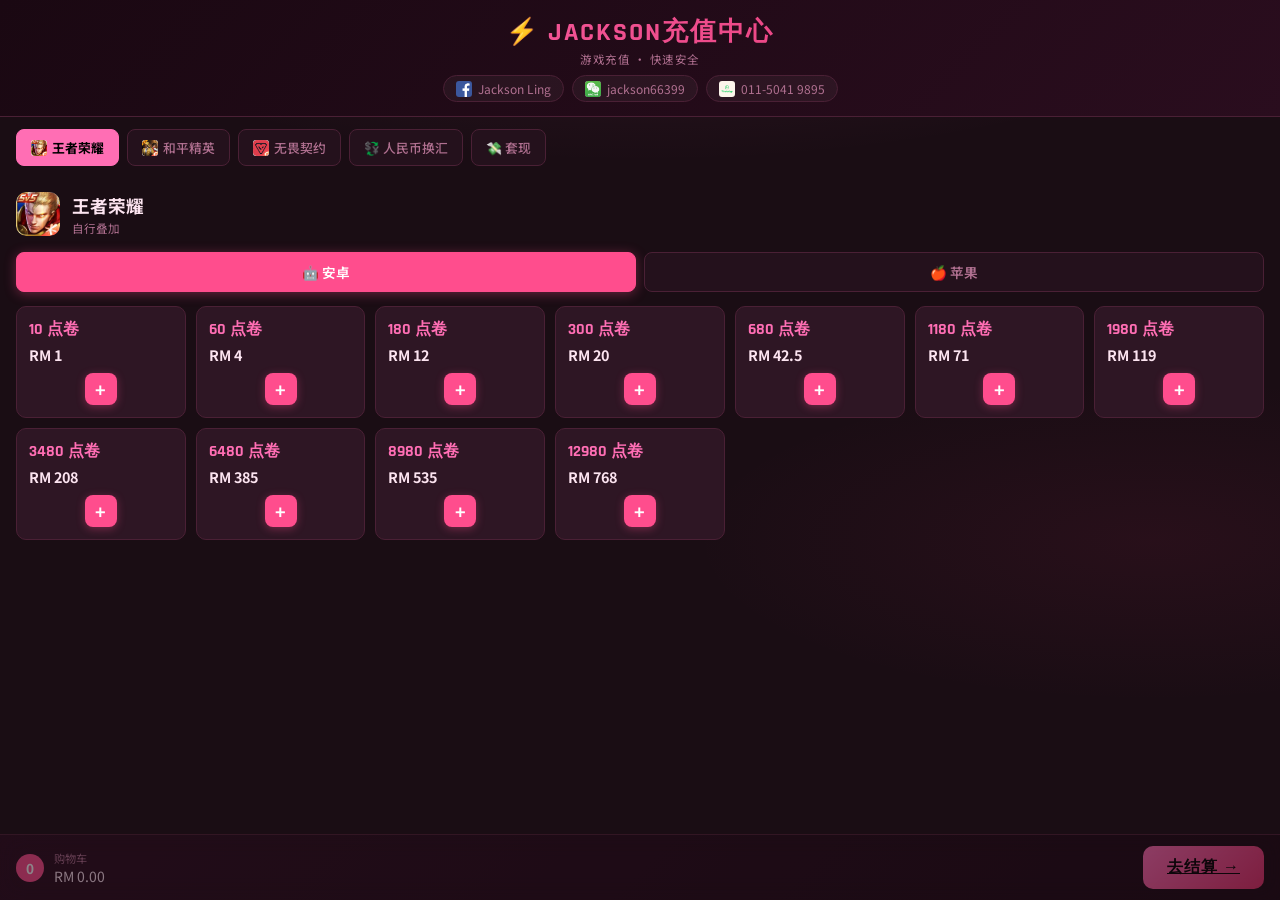
<file: wzry.html>
<!DOCTYPE html>
<html lang="zh">
<head>
<meta charset="UTF-8">
<meta name="viewport" content="width=device-width, initial-scale=1.0">
<meta http-equiv="Cache-Control" content="no-cache, no-store, must-revalidate">
<meta http-equiv="Pragma" content="no-cache">
<meta http-equiv="Expires" content="0">
<title>王者荣耀充值 - JACKSON充值中心</title>
<link rel="stylesheet" href="styles.css">
<script>window.addEventListener("unload",function(){});window.addEventListener("pageshow",function(e){if(e.persisted){window.location.reload(true);}});</script>
<style>
/* ── Admin Panel shared styles ── */
.admin-icon-wrap2 {
  position: relative; width: 44px; height: 44px; flex-shrink: 0;
  cursor: pointer; user-select: none;
  -webkit-user-select: none; -webkit-touch-callout: none;
}
.admin-icon-inner2 {
  width: 44px; height: 44px; border-radius: 10px;
  background: var(--bg3);
  display: flex; align-items: center; justify-content: center;
  overflow: hidden;
}
.admin-icon-inner2 img { width: 100%; height: 100%; border-radius: 10px; object-fit: cover; }
.admin-ring-svg2 {
  position: absolute; inset: -5px;
  width: calc(100% + 10px); height: calc(100% + 10px);
  pointer-events: none; opacity: 0; transition: opacity 0.15s;
}
.admin-icon-wrap2.pressing .admin-ring-svg2 { opacity: 1; }
.admin-ring-circle2 {
  fill: none; stroke: #ff4d8d; stroke-width: 3; stroke-linecap: round;
  stroke-dasharray: 0 200;
}

.admin-panel2 {
  display: none; margin: 0 20px 16px;
  background: var(--card); border: 1px solid var(--border);
  border-radius: var(--radius); padding: 14px;
}
.admin-panel2.open { display: block; }
.admin-panel2 h4 {
  margin: 0 0 4px; font-size: 13px; color: var(--text-dim);
  display: flex; align-items: center; gap: 6px;
}
.admin-panel2 .ap2-sub {
  font-size: 11px; color: var(--text-dim); margin-bottom: 12px;
}
.ap2-row {
  display: flex; align-items: center; gap: 10px;
  padding: 7px 0; border-bottom: 1px solid var(--border);
}
.ap2-row:last-child { border-bottom: none; }
.ap2-label { font-size: 13px; color: var(--text); flex: 1; }
.ap2-inputs { display: flex; align-items: center; gap: 4px; }
.ap2-rm { font-size: 12px; color: var(--text-dim); }
.ap2-input {
  width: 72px; padding: 6px 8px; border-radius: 8px;
  border: 1px solid var(--border); background: var(--bg);
  color: var(--text); font-size: 13px; font-weight: 700;
  font-family: inherit; text-align: right;
}
.ap2-input:focus { border-color: var(--pink); outline: none; }
.ap2-btn-row {
  display: flex; gap: 8px; margin-top: 14px;
}
.ap2-btn-row button {
  flex: 1; padding: 9px 12px; border-radius: 10px;
  font-size: 13px; font-weight: 700; cursor: pointer; font-family: inherit;
  border: none;
}
#ap2-apply-btn { background: linear-gradient(135deg,#ff4d8d,#e0357a); color: #fff; }
#ap2-reset-btn { background: transparent; border: 1px solid var(--border) !important; color: var(--text-dim); }

/* Password modal */
.pw-modal2 {
  position: fixed; inset: 0; background: rgba(0,0,0,0.7);
  backdrop-filter: blur(4px); z-index: 9999;
  display: none; align-items: center; justify-content: center; padding: 20px;
  box-sizing: border-box;
}
.pw-modal2-inner {
  background: var(--bg2,#1a1a2e); border: 1px solid var(--border,#2a2a3e);
  border-radius: 20px; padding: 28px 24px; max-width: 320px; width: 100%;
  text-align: center;
}
.pw-modal2-inner h3 { margin: 0 0 6px; font-size: 17px; color: var(--text); }
.pw-modal2-inner p  { margin: 0 0 16px; font-size: 13px; color: var(--text-dim); }
.pw-modal2-inner input {
  width: 100%; box-sizing: border-box; padding: 12px 14px;
  background: var(--bg3); border: 1px solid var(--border);
  border-radius: 12px; font-size: 16px; color: var(--text);
  font-family: inherit; margin-bottom: 10px; text-align: center;
  letter-spacing: 2px;
}
.pw-modal2-inner input:focus { border-color: var(--pink); outline: none; }
.pw-error2 {
  display: none; color: #ff6b6b; font-size: 12px; margin-bottom: 10px;
}
.pw-modal2-btns { display: flex; gap: 8px; }
.pw-modal2-btns button {
  flex: 1; padding: 12px; border-radius: 12px;
  font-size: 14px; font-weight: 700; cursor: pointer; font-family: inherit; border: none;
}
.pw-modal2-btns .pw-submit { background: linear-gradient(135deg,#ff4d8d,#e0357a); color: #fff; }
.pw-modal2-btns .pw-cancel { background: transparent; border: 1px solid var(--border) !important; color: var(--text-dim); }
</style>
</head>
<body>

<header class="site-header">
  <h1><span class="bolt">⚡</span> JACKSON充值中心</h1>
  <p class="tagline">游戏充值 · 快速安全</p>
  <div class="header-contacts">
    <a href="https://www.facebook.com/share/1JrBgrE1M8/?mibextid=wwXIfr" target="_blank">
      <img src="img/facebook.png" alt="FB"> Jackson Ling
    </a>
    <a href="javascript:void(0)" onclick="openWechat()">
      <img src="img/wechat.png" alt="WeChat"> jackson66399
    </a>
    <a href="https://wa.me/601150419895?text=%E4%BD%A0%E5%A5%BD%EF%BC%8C%E6%88%91%E6%83%B3%E5%92%A8%E8%AF%A2%E6%B8%B8%E6%88%8F%E5%85%85%E5%80%BC%E6%9C%8D%E5%8A%A1" target="_blank">
      <img src="img/whatsapp.png" alt="WA"> 011-5041 9895
    </a>
  </div>
</header>

<nav class="nav-tabs">
  <a href="wzry.html" class="nav-tab active">
    <img src="img/wzry.jpeg" onerror="this.style.display='none'" alt=""> 王者荣耀
  </a>
  <a href="hpjy.html" class="nav-tab">
    <img src="img/hpjy.jpeg" onerror="this.style.display='none'" alt=""> 和平精英
  </a>
  <a href="wwqy.html" class="nav-tab">
    <img src="img/wwqy.jpeg" onerror="this.style.display='none'" alt=""> 无畏契约
  </a>
  <a href="huanhui.html" class="nav-tab">💱 人民币换汇</a>
  <a href="taoxian.html" class="nav-tab">💸 套现</a>
</nav>

<div class="section-title">
  <!-- Long-press icon to open admin -->
  <div class="admin-icon-wrap2" id="admin-icon2"
       onmousedown="startPress2()" onmouseup="cancelPress2()" onmouseleave="cancelPress2()"
       ontouchstart="startPress2(event)" ontouchend="cancelPress2()" ontouchcancel="cancelPress2()">
    <div class="admin-icon-inner2">
      <img src="img/wzry.jpeg" onerror="this.parentElement.textContent='👑'" alt="">
    </div>
    <svg class="admin-ring-svg2" viewBox="0 0 54 54" id="ring-svg2">
      <rect x="2" y="2" width="50" height="50" rx="12" ry="12"
            class="admin-ring-circle2" id="ring-circle2" style="stroke-dashoffset:0;"/>
    </svg>
  </div>
  <div class="info">
    <h2>王者荣耀</h2>
    <p>自行叠加</p>
  </div>
</div>

<!-- Admin Panel -->
<div class="admin-panel2" id="admin-panel2">
  <h4>⚙️ 价格管理</h4>
  <div class="ap2-sub">长按图标解锁 · 修改后点击应用</div>
  <div id="ap2-rows"></div>
  <div class="ap2-btn-row">
    <button id="ap2-apply-btn" onclick="applyPrices2()">✅ 应用价格</button>
    <button id="ap2-reset-btn" onclick="resetPrices2()">🔄 重置默认</button>
  </div>
</div>

<!-- Password Modal -->
<div class="pw-modal2" id="pw-modal2">
  <div class="pw-modal2-inner">
    <h3>🔐 管理员验证</h3>
    <p>请输入管理密码</p>
    <input type="password" id="pw-input2" placeholder="密码">
    <div class="pw-error2" id="pw-error2">❌ 密码错误，请重试</div>
    <div class="pw-modal2-btns">
      <button class="pw-submit" onclick="submitPassword2()">确认</button>
      <button class="pw-cancel" onclick="closePwModal2()">取消</button>
    </div>
  </div>
</div>

<div class="platform-toggle">
  <button class="platform-btn active" id="btn-android" onclick="switchPlatform('android')">
    🤖 安卓
  </button>
  <button class="platform-btn" id="btn-apple" onclick="switchPlatform('apple')">
    🍎 苹果
  </button>
</div>

<div id="platform-android">
  <div class="product-grid" style="padding: 0 16px 8px;">
    <div class="product-card" data-id="wzry-and-10" onclick="addToCart('wzry-and-10','王者荣耀(安卓)','10 点卷',1)">
      <div class="badge" style="display:none">0</div>
      <div class="pts">10 点卷</div>
      <div class="price">RM 1</div>
      <div class="card-controls"><button class="remove-btn" onclick="event.stopPropagation();removeFromCart('wzry-and-10')" style="display:none">−</button><span class="qty-num" style="display:none">0</span><button class="add-btn" onclick="event.stopPropagation();addToCart('wzry-and-10','王者荣耀(安卓)','10 点卷',1)">+</button></div>
    </div>
    <div class="product-card" data-id="wzry-and-60" onclick="addToCart('wzry-and-60','王者荣耀(安卓)','60 点卷',4)">
      <div class="badge" style="display:none">0</div>
      <div class="pts">60 点卷</div>
      <div class="price">RM 4</div>
      <div class="card-controls"><button class="remove-btn" onclick="event.stopPropagation();removeFromCart('wzry-and-60')" style="display:none">−</button><span class="qty-num" style="display:none">0</span><button class="add-btn" onclick="event.stopPropagation();addToCart('wzry-and-60','王者荣耀(安卓)','60 点卷',4)">+</button></div>
    </div>
    <div class="product-card" data-id="wzry-and-180" onclick="addToCart('wzry-and-180','王者荣耀(安卓)','180 点卷',12)">
      <div class="badge" style="display:none">0</div>
      <div class="pts">180 点卷</div>
      <div class="price">RM 12</div>
      <div class="card-controls"><button class="remove-btn" onclick="event.stopPropagation();removeFromCart('wzry-and-180')" style="display:none">−</button><span class="qty-num" style="display:none">0</span><button class="add-btn" onclick="event.stopPropagation();addToCart('wzry-and-180','王者荣耀(安卓)','180 点卷',12)">+</button></div>
    </div>
    <div class="product-card" data-id="wzry-and-300" onclick="addToCart('wzry-and-300','王者荣耀(安卓)','300 点卷',20)">
      <div class="badge" style="display:none">0</div>
      <div class="pts">300 点卷</div>
      <div class="price">RM 20</div>
      <div class="card-controls"><button class="remove-btn" onclick="event.stopPropagation();removeFromCart('wzry-and-300')" style="display:none">−</button><span class="qty-num" style="display:none">0</span><button class="add-btn" onclick="event.stopPropagation();addToCart('wzry-and-300','王者荣耀(安卓)','300 点卷',20)">+</button></div>
    </div>
    <div class="product-card" data-id="wzry-and-680" onclick="addToCart('wzry-and-680','王者荣耀(安卓)','680 点卷',42.5)">
      <div class="badge" style="display:none">0</div>
      <div class="pts">680 点卷</div>
      <div class="price">RM 42.5</div>
      <div class="card-controls"><button class="remove-btn" onclick="event.stopPropagation();removeFromCart('wzry-and-680')" style="display:none">−</button><span class="qty-num" style="display:none">0</span><button class="add-btn" onclick="event.stopPropagation();addToCart('wzry-and-680','王者荣耀(安卓)','680 点卷',42.5)">+</button></div>
    </div>
    <div class="product-card" data-id="wzry-and-1180" onclick="addToCart('wzry-and-1180','王者荣耀(安卓)','1180 点卷',71)">
      <div class="badge" style="display:none">0</div>
      <div class="pts">1180 点卷</div>
      <div class="price">RM 71</div>
      <div class="card-controls"><button class="remove-btn" onclick="event.stopPropagation();removeFromCart('wzry-and-1180')" style="display:none">−</button><span class="qty-num" style="display:none">0</span><button class="add-btn" onclick="event.stopPropagation();addToCart('wzry-and-1180','王者荣耀(安卓)','1180 点卷',71)">+</button></div>
    </div>
    <div class="product-card" data-id="wzry-and-1980" onclick="addToCart('wzry-and-1980','王者荣耀(安卓)','1980 点卷',119)">
      <div class="badge" style="display:none">0</div>
      <div class="pts">1980 点卷</div>
      <div class="price">RM 119</div>
      <div class="card-controls"><button class="remove-btn" onclick="event.stopPropagation();removeFromCart('wzry-and-1980')" style="display:none">−</button><span class="qty-num" style="display:none">0</span><button class="add-btn" onclick="event.stopPropagation();addToCart('wzry-and-1980','王者荣耀(安卓)','1980 点卷',119)">+</button></div>
    </div>
    <div class="product-card" data-id="wzry-and-3480" onclick="addToCart('wzry-and-3480','王者荣耀(安卓)','3480 点卷',208)">
      <div class="badge" style="display:none">0</div>
      <div class="pts">3480 点卷</div>
      <div class="price">RM 208</div>
      <div class="card-controls"><button class="remove-btn" onclick="event.stopPropagation();removeFromCart('wzry-and-3480')" style="display:none">−</button><span class="qty-num" style="display:none">0</span><button class="add-btn" onclick="event.stopPropagation();addToCart('wzry-and-3480','王者荣耀(安卓)','3480 点卷',208)">+</button></div>
    </div>
    <div class="product-card" data-id="wzry-and-6480" onclick="addToCart('wzry-and-6480','王者荣耀(安卓)','6480 点卷',385)">
      <div class="badge" style="display:none">0</div>
      <div class="pts">6480 点卷</div>
      <div class="price">RM 385</div>
      <div class="card-controls"><button class="remove-btn" onclick="event.stopPropagation();removeFromCart('wzry-and-6480')" style="display:none">−</button><span class="qty-num" style="display:none">0</span><button class="add-btn" onclick="event.stopPropagation();addToCart('wzry-and-6480','王者荣耀(安卓)','6480 点卷',385)">+</button></div>
    </div>
    <div class="product-card" data-id="wzry-and-8980" onclick="addToCart('wzry-and-8980','王者荣耀(安卓)','8980 点卷',535)">
      <div class="badge" style="display:none">0</div>
      <div class="pts">8980 点卷</div>
      <div class="price">RM 535</div>
      <div class="card-controls"><button class="remove-btn" onclick="event.stopPropagation();removeFromCart('wzry-and-8980')" style="display:none">−</button><span class="qty-num" style="display:none">0</span><button class="add-btn" onclick="event.stopPropagation();addToCart('wzry-and-8980','王者荣耀(安卓)','8980 点卷',535)">+</button></div>
    </div>
    <div class="product-card" data-id="wzry-and-12980" onclick="addToCart('wzry-and-12980','王者荣耀(安卓)','12980 点卷',768)">
      <div class="badge" style="display:none">0</div>
      <div class="pts">12980 点卷</div>
      <div class="price">RM 768</div>
      <div class="card-controls"><button class="remove-btn" onclick="event.stopPropagation();removeFromCart('wzry-and-12980')" style="display:none">−</button><span class="qty-num" style="display:none">0</span><button class="add-btn" onclick="event.stopPropagation();addToCart('wzry-and-12980','王者荣耀(安卓)','12980 点卷',768)">+</button></div>
    </div>
  </div>
</div>

<div id="platform-apple" class="hidden">
  <div class="product-grid" style="padding: 0 16px 8px;">
    <div class="product-card" data-id="wzry-ios-10" onclick="addToCart('wzry-ios-10','王者荣耀(苹果)','10 点卷',1)">
      <div class="badge" style="display:none">0</div>
      <div class="pts">10 点卷</div>
      <div class="price">RM 1</div>
      <div class="card-controls"><button class="remove-btn" onclick="event.stopPropagation();removeFromCart('wzry-ios-10')" style="display:none">−</button><span class="qty-num" style="display:none">0</span><button class="add-btn" onclick="event.stopPropagation();addToCart('wzry-ios-10','王者荣耀(苹果)','10 点卷',1)">+</button></div>
    </div>
    <div class="product-card" data-id="wzry-ios-60" onclick="addToCart('wzry-ios-60','王者荣耀(苹果)','60 点卷',4)">
      <div class="badge" style="display:none">0</div>
      <div class="pts">60 点卷</div>
      <div class="price">RM 4</div>
      <div class="card-controls"><button class="remove-btn" onclick="event.stopPropagation();removeFromCart('wzry-ios-60')" style="display:none">−</button><span class="qty-num" style="display:none">0</span><button class="add-btn" onclick="event.stopPropagation();addToCart('wzry-ios-60','王者荣耀(苹果)','60 点卷',4)">+</button></div>
    </div>
    <div class="product-card" data-id="wzry-ios-180" onclick="addToCart('wzry-ios-180','王者荣耀(苹果)','180 点卷',12)">
      <div class="badge" style="display:none">0</div>
      <div class="pts">180 点卷</div>
      <div class="price">RM 12</div>
      <div class="card-controls"><button class="remove-btn" onclick="event.stopPropagation();removeFromCart('wzry-ios-180')" style="display:none">−</button><span class="qty-num" style="display:none">0</span><button class="add-btn" onclick="event.stopPropagation();addToCart('wzry-ios-180','王者荣耀(苹果)','180 点卷',12)">+</button></div>
    </div>
    <div class="product-card" data-id="wzry-ios-300" onclick="addToCart('wzry-ios-300','王者荣耀(苹果)','300 点卷',20)">
      <div class="badge" style="display:none">0</div>
      <div class="pts">300 点卷</div>
      <div class="price">RM 20</div>
      <div class="card-controls"><button class="remove-btn" onclick="event.stopPropagation();removeFromCart('wzry-ios-300')" style="display:none">−</button><span class="qty-num" style="display:none">0</span><button class="add-btn" onclick="event.stopPropagation();addToCart('wzry-ios-300','王者荣耀(苹果)','300 点卷',20)">+</button></div>
    </div>
    <div class="product-card" data-id="wzry-ios-680" onclick="addToCart('wzry-ios-680','王者荣耀(苹果)','680 点卷',42.5)">
      <div class="badge" style="display:none">0</div>
      <div class="pts">680 点卷</div>
      <div class="price">RM 42.5</div>
      <div class="card-controls"><button class="remove-btn" onclick="event.stopPropagation();removeFromCart('wzry-ios-680')" style="display:none">−</button><span class="qty-num" style="display:none">0</span><button class="add-btn" onclick="event.stopPropagation();addToCart('wzry-ios-680','王者荣耀(苹果)','680 点卷',42.5)">+</button></div>
    </div>
    <div class="product-card" data-id="wzry-ios-1180" onclick="addToCart('wzry-ios-1180','王者荣耀(苹果)','1180 点卷',71)">
      <div class="badge" style="display:none">0</div>
      <div class="pts">1180 点卷</div>
      <div class="price">RM 71</div>
      <div class="card-controls"><button class="remove-btn" onclick="event.stopPropagation();removeFromCart('wzry-ios-1180')" style="display:none">−</button><span class="qty-num" style="display:none">0</span><button class="add-btn" onclick="event.stopPropagation();addToCart('wzry-ios-1180','王者荣耀(苹果)','1180 点卷',71)">+</button></div>
    </div>
    <div class="product-card" data-id="wzry-ios-1980" onclick="addToCart('wzry-ios-1980','王者荣耀(苹果)','1980 点卷',119)">
      <div class="badge" style="display:none">0</div>
      <div class="pts">1980 点卷</div>
      <div class="price">RM 119</div>
      <div class="card-controls"><button class="remove-btn" onclick="event.stopPropagation();removeFromCart('wzry-ios-1980')" style="display:none">−</button><span class="qty-num" style="display:none">0</span><button class="add-btn" onclick="event.stopPropagation();addToCart('wzry-ios-1980','王者荣耀(苹果)','1980 点卷',119)">+</button></div>
    </div>
    <div class="product-card" data-id="wzry-ios-3480" onclick="addToCart('wzry-ios-3480','王者荣耀(苹果)','3480 点卷',208)">
      <div class="badge" style="display:none">0</div>
      <div class="pts">3480 点卷</div>
      <div class="price">RM 208</div>
      <div class="card-controls"><button class="remove-btn" onclick="event.stopPropagation();removeFromCart('wzry-ios-3480')" style="display:none">−</button><span class="qty-num" style="display:none">0</span><button class="add-btn" onclick="event.stopPropagation();addToCart('wzry-ios-3480','王者荣耀(苹果)','3480 点卷',208)">+</button></div>
    </div>
    <div class="product-card" data-id="wzry-ios-6480" onclick="addToCart('wzry-ios-6480','王者荣耀(苹果)','6480 点卷',385)">
      <div class="badge" style="display:none">0</div>
      <div class="pts">6480 点卷</div>
      <div class="price">RM 385</div>
      <div class="card-controls"><button class="remove-btn" onclick="event.stopPropagation();removeFromCart('wzry-ios-6480')" style="display:none">−</button><span class="qty-num" style="display:none">0</span><button class="add-btn" onclick="event.stopPropagation();addToCart('wzry-ios-6480','王者荣耀(苹果)','6480 点卷',385)">+</button></div>
    </div>
    <div class="product-card" data-id="wzry-ios-8980" onclick="addToCart('wzry-ios-8980','王者荣耀(苹果)','8980 点卷',535)">
      <div class="badge" style="display:none">0</div>
      <div class="pts">8980 点卷</div>
      <div class="price">RM 535</div>
      <div class="card-controls"><button class="remove-btn" onclick="event.stopPropagation();removeFromCart('wzry-ios-8980')" style="display:none">−</button><span class="qty-num" style="display:none">0</span><button class="add-btn" onclick="event.stopPropagation();addToCart('wzry-ios-8980','王者荣耀(苹果)','8980 点卷',535)">+</button></div>
    </div>
    <div class="product-card" data-id="wzry-ios-12980" onclick="addToCart('wzry-ios-12980','王者荣耀(苹果)','12980 点卷',768)">
      <div class="badge" style="display:none">0</div>
      <div class="pts">12980 点卷</div>
      <div class="price">RM 768</div>
      <div class="card-controls"><button class="remove-btn" onclick="event.stopPropagation();removeFromCart('wzry-ios-12980')" style="display:none">−</button><span class="qty-num" style="display:none">0</span><button class="add-btn" onclick="event.stopPropagation();addToCart('wzry-ios-12980','王者荣耀(苹果)','12980 点卷',768)">+</button></div>
    </div>
  </div>
</div>

<div class="cart-bar">
  <div class="cart-info">
    <div class="cart-badge">0</div>
    <div>
      <div class="cart-label">购物车</div>
      <div class="cart-total">RM 0.00</div>
    </div>
  </div>
  <a href="topupcart.html" class="checkout-btn">去结算 →</a>
</div>

<script src="cart.js"></script>
<script>
// ── Product list for admin ───────────────────────────────────────────────────
const PRODUCTS = [
  {id:'wzry-and-10',   pts:'10 点卷',   defaultPrice:1,    game:'王者荣耀(安卓)'},
  {id:'wzry-and-60',   pts:'60 点卷',   defaultPrice:4,    game:'王者荣耀(安卓)'},
  {id:'wzry-and-180',  pts:'180 点卷',  defaultPrice:12,   game:'王者荣耀(安卓)'},
  {id:'wzry-and-300',  pts:'300 点卷',  defaultPrice:20,   game:'王者荣耀(安卓)'},
  {id:'wzry-and-680',  pts:'680 点卷',  defaultPrice:42.5, game:'王者荣耀(安卓)'},
  {id:'wzry-and-1180', pts:'1180 点卷', defaultPrice:71,   game:'王者荣耀(安卓)'},
  {id:'wzry-and-1980', pts:'1980 点卷', defaultPrice:119,  game:'王者荣耀(安卓)'},
  {id:'wzry-and-3480', pts:'3480 点卷', defaultPrice:208,  game:'王者荣耀(安卓)'},
  {id:'wzry-and-6480', pts:'6480 点卷', defaultPrice:385,  game:'王者荣耀(安卓)'},
  {id:'wzry-and-8980', pts:'8980 点卷', defaultPrice:535,  game:'王者荣耀(安卓)'},
  {id:'wzry-and-12980',pts:'12980 点卷',defaultPrice:768,  game:'王者荣耀(安卓)'},
  {id:'wzry-ios-10',   pts:'10 点卷',   defaultPrice:1,    game:'王者荣耀(苹果)'},
  {id:'wzry-ios-60',   pts:'60 点卷',   defaultPrice:4,    game:'王者荣耀(苹果)'},
  {id:'wzry-ios-180',  pts:'180 点卷',  defaultPrice:12,   game:'王者荣耀(苹果)'},
  {id:'wzry-ios-300',  pts:'300 点卷',  defaultPrice:20,   game:'王者荣耀(苹果)'},
  {id:'wzry-ios-680',  pts:'680 点卷',  defaultPrice:42.5, game:'王者荣耀(苹果)'},
  {id:'wzry-ios-1180', pts:'1180 点卷', defaultPrice:71,   game:'王者荣耀(苹果)'},
  {id:'wzry-ios-1980', pts:'1980 点卷', defaultPrice:119,  game:'王者荣耀(苹果)'},
  {id:'wzry-ios-3480', pts:'3480 点卷', defaultPrice:208,  game:'王者荣耀(苹果)'},
  {id:'wzry-ios-6480', pts:'6480 点卷', defaultPrice:385,  game:'王者荣耀(苹果)'},
  {id:'wzry-ios-8980', pts:'8980 点卷', defaultPrice:535,  game:'王者荣耀(苹果)'},
  {id:'wzry-ios-12980',pts:'12980 点卷',defaultPrice:768,  game:'王者荣耀(苹果)'},
];

// ── Admin logic ──────────────────────────────────────────────────────────────
const PRESS_DURATION = 5000;
let pressStart2 = null, rafId2 = null, adminUnlocked2 = false;
const PERIMETER2 = 185;

function startPress2(e) {
  if (e) e.preventDefault();
  if (pressStart2) return;
  pressStart2 = Date.now();
  document.getElementById('admin-icon2').classList.add('pressing');
  function tick() {
    const progress = Math.min((Date.now() - pressStart2) / PRESS_DURATION, 1);
    document.getElementById('ring-circle2').style.strokeDasharray = (progress * PERIMETER2) + ' ' + PERIMETER2;
    if (progress < 1) { rafId2 = requestAnimationFrame(tick); }
    else { finishPress2(); }
  }
  rafId2 = requestAnimationFrame(tick);
}

function cancelPress2() {
  if (!pressStart2) return;
  pressStart2 = null;
  if (rafId2) { cancelAnimationFrame(rafId2); rafId2 = null; }
  document.getElementById('admin-icon2').classList.remove('pressing');
  document.getElementById('ring-circle2').style.strokeDasharray = '0 ' + PERIMETER2;
}

function finishPress2() {
  cancelPress2();
  if (adminUnlocked2) {
    const panel = document.getElementById('admin-panel2');
    panel.classList.toggle('open');
    if (panel.classList.contains('open')) renderAdminPrices2();
  } else {
    document.getElementById('pw-modal2').style.display = 'flex';
    setTimeout(() => document.getElementById('pw-input2').focus(), 100);
  }
}

function submitPassword2() {
  const val = document.getElementById('pw-input2').value;
  if (val === '011681abc') {
    adminUnlocked2 = true;
    document.getElementById('pw-modal2').style.display = 'none';
    document.getElementById('pw-input2').value = '';
    document.getElementById('pw-error2').style.display = 'none';
    document.getElementById('admin-panel2').classList.add('open');
    renderAdminPrices2();
  } else {
    document.getElementById('pw-error2').style.display = 'block';
    document.getElementById('pw-input2').value = '';
    document.getElementById('pw-input2').focus();
  }
}

function closePwModal2() {
  document.getElementById('pw-modal2').style.display = 'none';
  document.getElementById('pw-input2').value = '';
  document.getElementById('pw-error2').style.display = 'none';
}

function getStoredPrice(id, def) {
  const v = localStorage.getItem('jp_price_' + id);
  return v !== null ? parseFloat(v) : def;
}

function renderAdminPrices2() {
  // Group by platform
  const andItems = PRODUCTS.filter(p => p.id.startsWith('wzry-and-'));
  const iosItems = PRODUCTS.filter(p => p.id.startsWith('wzry-ios-'));
  function makeRows(items) {
    return items.map(p => {
      const cur = getStoredPrice(p.id, p.defaultPrice);
      return `<div class="ap2-row">
        <div class="ap2-label">${p.game.includes('苹果') ? '🍎' : '🤖'} ${p.pts}</div>
        <div class="ap2-inputs">
          <span class="ap2-rm">RM</span>
          <input class="ap2-input" type="number" min="0" step="0.5" value="${cur}" data-id="${p.id}">
        </div>
      </div>`;
    }).join('');
  }
  document.getElementById('ap2-rows').innerHTML =
    '<div style="font-size:11px;font-weight:700;color:var(--text-dim);margin-bottom:4px">🤖 安卓</div>' +
    makeRows(andItems) +
    '<div style="font-size:11px;font-weight:700;color:var(--text-dim);margin:10px 0 4px">🍎 苹果</div>' +
    makeRows(iosItems);
}

function applyPrices2() {
  document.querySelectorAll('.ap2-input').forEach(input => {
    const id  = input.dataset.id;
    const val = parseFloat(input.value);
    if (!isNaN(val) && val >= 0) localStorage.setItem('jp_price_' + id, val.toFixed(2));
  });
  reloadPricesFromStorage();
  const btn = document.getElementById('ap2-apply-btn');
  btn.textContent = '✔ 已更新';
  setTimeout(() => btn.textContent = '✅ 应用价格', 1500);
}

function resetPrices2() {
  if (!confirm('确定要重置所有价格为默认值吗？')) return;
  PRODUCTS.forEach(p => localStorage.removeItem('jp_price_' + p.id));
  reloadPricesFromStorage();
  renderAdminPrices2();
}

function reloadPricesFromStorage() {
  PRODUCTS.forEach(p => {
    const price = getStoredPrice(p.id, p.defaultPrice);
    const card  = document.querySelector(`.product-card[data-id="${p.id}"]`);
    if (!card) return;
    const priceEl = card.querySelector('.price');
    if (priceEl) priceEl.textContent = 'RM ' + (price % 1 === 0 ? price : parseFloat(price.toFixed(2)));
    card.setAttribute('onclick', `addToCart('${p.id}','${p.game}','${p.pts}',${price})`);
    const addBtn = card.querySelector('.add-btn');
    if (addBtn) addBtn.setAttribute('onclick', `event.stopPropagation();addToCart('${p.id}','${p.game}','${p.pts}',${price})`);
  });
}

function switchPlatform(p) {
  document.getElementById('platform-android').classList.toggle('hidden', p !== 'android');
  document.getElementById('platform-apple').classList.toggle('hidden', p !== 'apple');
  document.getElementById('btn-android').classList.toggle('active', p === 'android');
  document.getElementById('btn-apple').classList.toggle('active', p === 'apple');
}

document.addEventListener('DOMContentLoaded', function() {
  reloadPricesFromStorage();
  document.getElementById('ring-circle2').style.strokeDasharray = '0 ' + PERIMETER2;
  document.getElementById('pw-input2').addEventListener('keydown', function(e) {
    if (e.key === 'Enter') submitPassword2();
  });

  document.querySelectorAll('.product-card[data-id]').forEach(card => {
    const id = card.dataset.id;
    const removeBtn = card.querySelector('.remove-btn');
    if (!removeBtn) return;
    removeBtn.addEventListener('click', function(e) {
      e.stopPropagation();
      const androidHidden = document.getElementById('platform-android').classList.contains('hidden');
      const appleHidden   = document.getElementById('platform-apple').classList.contains('hidden');
      if (androidHidden && id.startsWith('wzry-and-')) { alert('⚠️ 请先切换到安卓页面再修改安卓商品数量！'); return; }
      if (appleHidden && id.startsWith('wzry-ios-'))   { alert('⚠️ 请先切换到苹果页面再修改苹果商品数量！'); return; }
      removeFromCart(id);
    }, true);
  });
});
</script>
</body>
</html>
</file>
<file: styles.css>
@import url('https://fonts.googleapis.com/css2?family=Noto+Sans+SC:wght@400;500;700;900&family=Rajdhani:wght@600;700&display=swap');

*, *::before, *::after { box-sizing: border-box; margin: 0; padding: 0; }

:root {
  --bg:        #1a0d14;
  --bg2:       #1e0e18;
  --bg3:       #24111c;
  --surface:   #24111c;
  --card:      #2e1624;
  --border:    #4a2035;
  --accent:    #ff6eb4;
  --accent2:   #e0306a;
  --pink:      #ff4d8d;
  --pink-lite: #ff6eb4;
  --pink-glow: rgba(255,77,141,0.35);
  --text:      #fce4f0;
  --text-dim:  #b07090;
  --muted:     #b07090;
  --green:     #4ade80;
  --yellow:    #fbbf24;
  --radius:    10px;
  --radius-lg: 14px;
}

html { scroll-behavior: smooth; }

body {
  background: var(--bg);
  color: var(--text);
  font-family: 'Noto Sans SC', sans-serif;
  font-size: 14px;
  min-height: 100vh;
  padding-bottom: 80px;
  background-image:
    radial-gradient(ellipse 80% 40% at 50% -10%, rgba(255,110,180,0.13) 0%, transparent 70%),
    radial-gradient(ellipse 60% 30% at 90% 60%, rgba(224,48,106,0.07) 0%, transparent 60%);
}

/* ── SITE HEADER (used by all pages) ── */
.site-header {
  background: linear-gradient(135deg, #1a0812 0%, #2a0d1e 100%);
  border-bottom: 1px solid var(--border);
  padding: 14px 20px;
  text-align: center;
  position: sticky;
  top: 0;
  z-index: 100;
  backdrop-filter: blur(12px);
}

.site-header h1 {
  font-family: 'Rajdhani', sans-serif;
  font-size: 1.6rem; font-weight: 700;
  background: linear-gradient(90deg, var(--accent), var(--accent2));
  -webkit-background-clip: text; -webkit-text-fill-color: transparent; background-clip: text;
  letter-spacing: 2px; margin-bottom: 2px;
}

.site-header .bolt { -webkit-text-fill-color: var(--accent); }

.site-header .tagline {
  font-size: 0.72rem; color: var(--muted); margin: 2px 0 8px; letter-spacing: 0.5px;
}

.header-contacts {
  display: flex; justify-content: center; flex-wrap: wrap; gap: 8px;
}

.header-contacts a {
  color: var(--text-dim); text-decoration: none; font-size: 0.75rem;
  background: rgba(255,255,255,0.04); border: 1px solid var(--border);
  border-radius: 20px; padding: 4px 12px;
  transition: border-color 0.2s;
  display: flex; 
  align-items: center;
  gap: 6px;
}
.header-contacts a:hover { border-color: var(--accent); color: var(--text); }

.header-contacts a img {
  width: 16px !important;
  height: 16px !important;
  object-fit: contain;
  border-radius: 3px;
}

/* ── NAV TABS ── */
.nav-tabs {
  display: flex;
  gap: 8px;
  padding: 12px 16px;
  overflow-x: auto;
  scrollbar-width: none;
}
.nav-tabs::-webkit-scrollbar { display: none; }

.nav-tab {
  flex-shrink: 0;
  background: var(--surface);
  border: 1px solid var(--border);
  border-radius: 8px;
  padding: 8px 14px;
  font-size: 0.8rem;
  color: var(--muted);
  cursor: pointer;
  text-decoration: none;
  white-space: nowrap;
  font-family: 'Noto Sans SC', sans-serif;
  transition: all 0.2s;
  font-weight: 500;
  display: flex;
  align-items: center;
  gap: 5px;
}

.nav-tab img {
  width: 16px !important;
  height: 16px !important;
  object-fit: cover;
  border-radius: 3px;
}

.nav-tab:hover, .nav-tab.active {
  background: var(--accent);
  color: #000;
  border-color: var(--accent);
  font-weight: 700;
}

/* ── CONTAINER ── */
.container {
  max-width: 900px;
  margin: 0 auto;
  padding: 16px 16px 20px;
}

/* ── SECTION HEADER ── */
.section-header {
  display: flex;
  align-items: center;
  gap: 10px;
  margin-bottom: 16px;
  padding-bottom: 10px;
  border-bottom: 1px solid var(--border);
}

.section-icon {
  width: 36px; height: 36px;
  border-radius: 8px;
  display: flex; align-items: center; justify-content: center;
  font-size: 18px; flex-shrink: 0;
}

.section-title-text {
  font-family: 'Rajdhani', sans-serif;
  font-size: 1.2rem; font-weight: 700;
  letter-spacing: 1px; color: var(--text);
}

.section-note { font-size: 0.7rem; color: var(--muted); margin-top: 2px; }

/* ── SUB TABS (platform) ── */
.sub-tabs {
  display: flex;
  gap: 8px;
  margin-bottom: 14px;
}

.sub-tab-btn {
  flex: 1;
  background: var(--surface);
  border: 1px solid var(--border);
  border-radius: 8px;
  padding: 8px 12px;
  font-size: 0.8rem;
  color: var(--muted);
  cursor: pointer;
  transition: all 0.2s;
  font-family: 'Noto Sans SC', sans-serif;
  text-align: center;
  font-weight: 500;
}

.sub-tab-btn.active {
  background: var(--accent);
  color: #000;
  border-color: var(--accent);
  font-weight: 700;
}

/* ── PRODUCT GRID ── */
.product-grid {
  display: grid;
  grid-template-columns: repeat(auto-fill, minmax(150px, 1fr));
  gap: 10px;
  margin-bottom: 8px;
}

.hidden { display: none !important; }

/* ── PRODUCT CARD ── */
.product-card {
  background: var(--card);
  border: 1px solid var(--border);
  border-radius: var(--radius);
  padding: 12px;
  cursor: pointer;
  transition: all 0.2s;
  position: relative;
  overflow: hidden;
}

.product-card::before {
  content: '';
  position: absolute;
  top: 0; left: 0; right: 0;
  height: 2px;
  background: linear-gradient(90deg, var(--accent), var(--accent2));
  transform: scaleX(0);
  transition: transform 0.2s;
}

.product-card:hover {
  border-color: var(--accent);
  transform: translateY(-2px);
  box-shadow: 0 4px 20px rgba(255,110,180,0.15);
}
.product-card:hover::before { transform: scaleX(1); }

.product-card.selected {
  border-color: var(--green);
  background: rgba(74,222,128,0.05);
}
.product-card.selected::before {
  background: var(--green);
  transform: scaleX(1);
}

.coin-amount {
  font-family: 'Rajdhani', sans-serif;
  font-size: 1rem; font-weight: 700;
  color: var(--accent); margin-bottom: 4px;
}

.product-name {
  font-size: 0.72rem; color: var(--muted);
  margin-bottom: 8px; line-height: 1.3;
}

.product-footer {
  display: flex; align-items: center; justify-content: space-between;
}

.product-price {
  font-size: 0.95rem; font-weight: 700; color: var(--text);
}

.add-btn {
  width: 26px; height: 26px;
  border-radius: 6px;
  background: var(--accent);
  border: none; color: #000;
  font-size: 16px; font-weight: 700;
  cursor: pointer;
  display: flex; align-items: center; justify-content: center;
  transition: all 0.15s;
  flex-shrink: 0;
}
.add-btn:hover { background: #ff99cc; transform: scale(1.1); }

.qty-badge {
  position: absolute; top: 8px; right: 8px;
  background: var(--green); color: #000;
  border-radius: 50%; width: 20px; height: 20px;
  font-size: 0.7rem; font-weight: 700;
  display: none; align-items: center; justify-content: center;
}
.product-card.selected .qty-badge { display: flex; }

/* ── UNIFIED ADD/REMOVE CONTROLS ── */
.card-controls,
.list-controls {
  display: flex;
  align-items: center;
  justify-content: center;
  gap: 0;
  margin-top: 8px;
  height: 32px;
}

.card-controls .remove-btn,
.card-controls .qty-num,
.card-controls .add-btn,
.list-controls .remove-btn,
.list-controls .qty-num,
.list-controls .add-btn {
  height: 32px;
  border: none;
  cursor: pointer;
  font-size: 18px;
  font-weight: 700;
  display: flex;
  align-items: center;
  justify-content: center;
  transition: background 0.15s, transform 0.1s;
  font-family: inherit;
}

.card-controls .add-btn,
.list-controls .add-btn {
  width: 32px;
  border-radius: 8px;
  background: var(--pink);
  color: #fff;
  box-shadow: 0 2px 8px var(--pink-glow);
}
.card-controls .add-btn:hover,
.list-controls .add-btn:hover { opacity: 0.85; transform: scale(1.05); }

.card-controls .remove-btn,
.list-controls .remove-btn {
  width: 32px;
  border-radius: 8px 0 0 8px;
  background: rgba(255,77,141,0.18);
  color: var(--pink);
  border: 1px solid rgba(255,77,141,0.4);
  border-right: none;
}
.card-controls .remove-btn:hover,
.list-controls .remove-btn:hover { background: rgba(255,77,141,0.32); }

.card-controls .qty-num,
.list-controls .qty-num {
  min-width: 28px;
  background: rgba(255,77,141,0.08);
  color: var(--text);
  font-size: 14px;
  border-top: 1px solid rgba(255,77,141,0.4);
  border-bottom: 1px solid rgba(255,77,141,0.4);
}

/* When qty > 0 the add-btn becomes right-rounded only */
.card-controls .remove-btn:not([style*="display:none"]) ~ .add-btn,
.list-controls .remove-btn:not([style*="display:none"]) ~ .add-btn {
  border-radius: 0 8px 8px 0;
}

/* ── PRODUCT LIST (wwqy style) ── */
.product-list {
  display: flex;
  flex-direction: column;
  gap: 8px;
}

.product-list-item {
  background: var(--card);
  border: 1px solid var(--border);
  border-radius: var(--radius);
  padding: 13px 14px;
  display: flex;
  align-items: center;
  justify-content: space-between;
  cursor: pointer;
  transition: all 0.2s;
  position: relative;
  overflow: hidden;
}

.product-list-item::before {
  content: '';
  position: absolute;
  left: 0; top: 0; bottom: 0;
  width: 3px;
  background: linear-gradient(180deg, var(--accent), var(--accent2));
  transform: scaleY(0);
  transition: transform 0.2s;
}

.product-list-item:hover { border-color: var(--accent); }
.product-list-item:hover::before { transform: scaleY(1); }
.product-list-item.selected { border-color: var(--green); background: rgba(74,222,128,0.05); }
.product-list-item.selected::before { background: var(--green); transform: scaleY(1); }

.product-list-item .left .pts { font-size: 0.95rem; font-weight: 700; color: var(--text); font-family: 'Rajdhani', sans-serif; }
.product-list-item .left .sub { font-size: 0.7rem; color: var(--muted); margin-top: 2px; }
.product-list-item .left .price { font-size: 0.85rem; font-weight: 600; color: var(--accent); margin-top: 4px; }

.product-list-item .badge {
  position: absolute; top: -6px; right: -6px;
  background: var(--green); color: #000;
  border-radius: 50%; width: 20px; height: 20px;
  font-size: 0.7rem; font-weight: 700;
  display: none; align-items: center; justify-content: center;
}
.product-list-item.selected .badge { display: flex; }

/* ── CALC CARD ── */
.calc-card {
  background: var(--card);
  border: 1px solid var(--border);
  border-radius: 12px;
  padding: 18px;
  margin-bottom: 18px;
}

.calc-card h3 {
  font-size: 0.9rem; font-weight: 700;
  color: var(--text); margin-bottom: 14px;
}

.calc-row {
  display: grid;
  grid-template-columns: 1fr 1fr;
  gap: 12px;
  margin-bottom: 14px;
}

.calc-field label {
  display: block;
  font-size: 0.72rem; color: var(--muted);
  margin-bottom: 5px;
}

.calc-field input, .calc-field select {
  width: 100%;
  background: var(--surface);
  border: 1px solid var(--border);
  border-radius: 8px;
  padding: 9px 11px;
  color: var(--text);
  font-size: 0.85rem;
  font-family: 'Noto Sans SC', sans-serif;
  outline: none;
  transition: border-color 0.2s;
}
.calc-field input:focus, .calc-field select:focus { border-color: var(--accent); }
.calc-field select option { background: var(--surface); }

.calc-result {
  border-top: 1px solid var(--border);
  padding-top: 12px;
  display: flex; flex-direction: column; gap: 8px;
}

.calc-result-row {
  display: flex;
  justify-content: space-between;
  align-items: center;
  padding: 5px 0;
}

.calc-result-row .label { font-size: 0.8rem; color: var(--muted); }
.calc-result-row .value { font-size: 0.85rem; color: var(--text); font-weight: 600; }
.calc-result-row .value.big {
  font-family: 'Rajdhani', sans-serif;
  font-size: 1.4rem; font-weight: 700; color: var(--accent);
}
.calc-result-row .value.yellow {
  font-family: 'Rajdhani', sans-serif;
  font-size: 1.4rem; font-weight: 700; color: var(--yellow);
}

/* ── RMB TABLES ── */
.rmb-tables { display: grid; grid-template-columns: 1fr 1fr; gap: 12px; }

.rmb-table-card {
  background: var(--card);
  border: 1px solid var(--border);
  border-radius: var(--radius);
  overflow: hidden;
}

.rmb-table-header {
  padding: 10px 14px;
  font-size: 0.8rem; font-weight: 700;
  display: flex; align-items: center; gap: 6px;
}

.rmb-table { width: 100%; border-collapse: collapse; font-size: 0.78rem; }
.rmb-table th {
  background: rgba(0,0,0,0.2);
  padding: 7px 12px; text-align: left;
  color: var(--muted); font-weight: 600;
}
.rmb-table td { padding: 7px 12px; border-top: 1px solid rgba(255,255,255,0.05); }
.rmb-table tbody tr:hover { background: rgba(255,110,180,0.05); }

/* ── CASHOUT METHODS ── */
.co-cards { display: flex; flex-direction: column; gap: 10px; margin-bottom: 14px; }

.co-card {
  background: var(--card);
  border: 1px solid var(--border);
  border-radius: var(--radius);
  padding: 13px 14px;
  display: flex;
  align-items: flex-start;
  gap: 12px;
  transition: border-color 0.2s;
}

.co-card-tap { cursor: pointer; }
.co-card-tap:hover { border-color: var(--accent); }

.co-card-logo {
  width: 36px; height: 36px;
  border-radius: 9px;
  display: flex; align-items: center; justify-content: center;
  font-size: 18px; flex-shrink: 0;
}

.co-card-name { font-size: 0.88rem; font-weight: 700; color: var(--text); margin-bottom: 5px; }
.co-tap-hint {
  font-size: 0.68rem; color: var(--accent);
  background: rgba(255,110,180,0.1);
  border: 1px solid rgba(255,110,180,0.25);
  padding: 1px 7px; border-radius: 8px;
  margin-left: 6px; cursor: pointer;
}

.co-tier, .co-tier-sub {
  display: flex; align-items: center; gap: 8px;
  margin-top: 4px;
}

.co-badge {
  font-size: 0.7rem; background: rgba(255,110,180,0.15);
  color: var(--accent); border-radius: 6px;
  padding: 2px 8px; font-weight: 600;
}
.co-badge-flat { background: rgba(255,110,180,0.08); }

.co-rate { font-family: 'Rajdhani', sans-serif; font-size: 1.1rem; font-weight: 700; color: var(--text); }

.co-note-inline {
  font-size: 0.7rem; color: #f0a040; margin-top: 5px;
  background: rgba(240,160,64,0.08);
  padding: 4px 8px; border-radius: 6px;
  border: 1px solid rgba(240,160,64,0.18);
}

.co-note {
  font-size: 0.72rem; color: var(--muted);
  text-align: center; padding: 8px 0;
}

/* ── POPUP ── */
.co-popup-overlay {
  position: fixed; inset: 0;
  background: rgba(0,0,0,0.8);
  z-index: 600; display: none;
  align-items: center; justify-content: center;
  backdrop-filter: blur(4px);
  padding: 20px;
}
.co-popup-overlay.open { display: flex; }

.co-popup-box {
  background: var(--card);
  border: 1px solid var(--border);
  border-radius: 16px;
  max-width: 480px; width: 100%;
  padding: 20px;
  position: relative;
  animation: fadeUp 0.25s ease;
}

@keyframes fadeUp { from{opacity:0;transform:translateY(20px)} to{opacity:1;transform:translateY(0)} }

.co-popup-close {
  position: absolute; top: 12px; right: 14px;
  background: none; border: none;
  color: var(--muted); font-size: 1.3rem; cursor: pointer;
}

.co-popup-title { font-size: 1rem; font-weight: 700; color: var(--accent); margin-bottom: 12px; }
.co-popup-img { width: 100%; border-radius: 10px; margin: 8px 0; max-height: 260px; object-fit: cover; }
.co-popup-note { font-size: 0.82rem; color: var(--text); line-height: 1.6; }

/* ── CART BAR ── */
.cart-bar {
  position: fixed; bottom: 0; left: 0; right: 0;
  background: linear-gradient(135deg, #2a0d1e, #1a0812);
  border-top: 1px solid var(--border);
  padding: 11px 16px;
  z-index: 200;
  backdrop-filter: blur(12px);
  display: flex;
  align-items: center;
  justify-content: space-between;
  gap: 12px;
  opacity: 0.5;
  transition: opacity 0.2s;
}

.cart-bar-inner {
  max-width: 900px; margin: 0 auto;
  display: flex; align-items: center; justify-content: space-between; gap: 12px;
}

.cart-info { display: flex; align-items: center; gap: 10px; }

.cart-badge,
.cart-count {
  background: var(--pink);
  color: #fff;
  border-radius: 50%; width: 28px; height: 28px;
  display: flex; align-items: center; justify-content: center;
  font-weight: 700; font-size: 0.85rem; flex-shrink: 0;
}

.cart-total-text {
  font-family: 'Rajdhani', sans-serif;
  font-size: 1.3rem; font-weight: 700; color: var(--accent);
}
.cart-label { font-size: 0.7rem; color: var(--muted); }

.checkout-btn {
  background: linear-gradient(135deg, var(--accent), var(--accent2));
  color: #000; border: none; border-radius: 10px;
  padding: 11px 24px;
  font-family: 'Rajdhani', sans-serif;
  font-size: 1rem; font-weight: 700;
  cursor: pointer; letter-spacing: 1px;
  transition: all 0.2s; white-space: nowrap;
}
.checkout-btn:hover { transform: scale(1.03); box-shadow: 0 4px 20px rgba(255,110,180,0.3); }

/* ── MODAL ── */
.modal-overlay {
  position: fixed; inset: 0;
  background: rgba(0,0,0,0.85);
  z-index: 500;
  display: none; align-items: flex-end; justify-content: center;
  backdrop-filter: blur(4px);
}
.modal-overlay.open { display: flex; }

.modal {
  background: var(--card);
  border: 1px solid var(--border);
  border-radius: 20px 20px 0 0;
  width: 100%; max-width: 640px;
  max-height: 92vh; overflow-y: auto;
  padding: 22px 18px 32px;
  animation: slideUp 0.3s ease;
}
@keyframes slideUp { from{transform:translateY(100%)} to{transform:translateY(0)} }

.modal-handle {
  width: 40px; height: 4px;
  background: var(--border);
  border-radius: 2px;
  margin: 0 auto 18px;
}

.modal-title {
  font-family: 'Rajdhani', sans-serif;
  font-size: 1.3rem; font-weight: 700;
  margin-bottom: 14px; color: var(--accent); letter-spacing: 1px;
}

.cart-item {
  display: flex; align-items: center;
  padding: 10px 0; border-bottom: 1px solid var(--border); gap: 8px;
}
.cart-item-name { font-size: 0.85rem; flex: 1; }
.cart-item-price { font-weight: 700; font-size: 0.9rem; color: var(--accent); margin-right: 8px; white-space: nowrap; }

.qty-ctrl {
  display: flex; align-items: center; gap: 6px;
  background: var(--surface); border-radius: 6px; padding: 3px 8px;
}
.qty-ctrl button {
  background: none; border: none; color: var(--text);
  font-size: 1rem; cursor: pointer; width: 20px; height: 20px;
  display: flex; align-items: center; justify-content: center;
}
.qty-ctrl button:hover { color: var(--accent); }
.qty-ctrl span { font-size: 0.85rem; font-weight: 700; min-width: 16px; text-align: center; }

.order-total-row {
  display: flex; justify-content: space-between; align-items: center;
  padding: 13px 0; border-top: 1px solid var(--border); margin-top: 4px;
}
.order-total-row .label { font-size: 0.85rem; color: var(--muted); }
.order-total-row .amount {
  font-family: 'Rajdhani', sans-serif;
  font-size: 1.6rem; font-weight: 700; color: var(--accent);
}

/* ── FORM ── */
.form-section { margin-top: 18px; }
.form-section h3 { font-size: 0.9rem; font-weight: 700; margin-bottom: 12px; color: var(--text); }

.form-group { margin-bottom: 11px; }
.form-group label { display: block; font-size: 0.74rem; color: var(--muted); margin-bottom: 4px; }
.form-group input, .form-group select, .form-group textarea {
  width: 100%;
  background: var(--surface);
  border: 1px solid var(--border);
  border-radius: 8px;
  padding: 9px 11px;
  color: var(--text);
  font-size: 0.85rem;
  font-family: 'Noto Sans SC', sans-serif;
  outline: none;
  transition: border-color 0.2s;
}
.form-group input:focus, .form-group select:focus, .form-group textarea:focus { border-color: var(--accent); }
.form-group select option { background: var(--surface); }
.form-group textarea { resize: vertical; min-height: 65px; }

.payment-box {
  background: var(--surface);
  border: 1px solid var(--border);
  border-radius: 10px;
  padding: 14px; margin: 14px 0;
}
.payment-box h4 { font-size: 0.76rem; color: var(--muted); margin-bottom: 8px; letter-spacing: 0.5px; text-transform: uppercase; }
.pay-badge {
  display: inline-block;
  background: var(--card); border: 1px solid var(--border);
  border-radius: 6px; padding: 3px 9px;
  font-size: 0.72rem; font-weight: 700; color: var(--text); margin: 2px;
}
.account-number {
  font-family: 'Rajdhani', sans-serif;
  font-size: 1.2rem; font-weight: 700; color: var(--accent); letter-spacing: 2px; margin-top: 6px;
}
.payment-note { font-size: 0.72rem; color: #f97316; margin-top: 6px; line-height: 1.5; }

.recharge-guide {
  background: var(--surface);
  border: 1px solid var(--border);
  border-radius: 8px;
  padding: 10px 12px;
  margin-bottom: 10px;
  font-size: 0.8rem;
  color: var(--text);
  line-height: 1.7;
}

.submit-btn {
  width: 100%;
  background: linear-gradient(135deg, var(--accent), var(--accent2));
  color: #000; border: none; border-radius: 10px;
  padding: 14px;
  font-family: 'Rajdhani', sans-serif;
  font-size: 1.05rem; font-weight: 700;
  cursor: pointer; letter-spacing: 1px;
  transition: all 0.2s; margin-top: 8px;
}
.submit-btn:hover { transform: scale(1.01); box-shadow: 0 4px 20px rgba(255,110,180,0.3); }

.close-btn {
  width: 100%;
  background: transparent;
  border: 1px solid var(--border);
  color: var(--muted);
  border-radius: 10px;
  padding: 11px;
  font-family: 'Noto Sans SC', sans-serif;
  font-size: 0.85rem;
  cursor: pointer;
  margin-top: 8px;
  transition: border-color 0.2s;
}
.close-btn:hover { border-color: var(--accent); color: var(--text); }

.empty-cart { text-align: center; padding: 40px 20px; color: var(--muted); }
.empty-cart .emoji { font-size: 2.5rem; margin-bottom: 10px; }

/* ── SUCCESS ── */
.success-box { text-align: center; padding: 20px 0 14px; }
.success-icon {
  width: 52px; height: 52px; border-radius: 50%;
  background: linear-gradient(135deg, #4ade80, #22c55e);
  display: flex; align-items: center; justify-content: center;
  font-size: 1.5rem; margin: 0 auto 10px; color: #000; font-weight: 700;
}
.success-title { font-family: 'Rajdhani', sans-serif; font-size: 1.3rem; font-weight: 700; color: var(--green); }
.success-sub { font-size: 0.78rem; color: var(--muted); margin-top: 4px; line-height: 1.5; }

.copy-box {
  background: var(--surface); border: 1px solid var(--border);
  border-radius: 10px; padding: 14px; margin: 14px 0;
}
.copy-box-label { font-size: 0.75rem; color: var(--muted); margin-bottom: 8px; }
.copy-text {
  font-size: 0.78rem; color: var(--text); line-height: 1.7;
  white-space: pre-wrap; word-break: break-word; max-height: 160px; overflow-y: auto;
}
.copy-btn {
  width: 100%; margin-top: 10px;
  background: var(--surface); border: 1px solid var(--accent);
  color: var(--accent); border-radius: 8px; padding: 9px;
  font-size: 0.85rem; cursor: pointer; transition: all 0.2s;
}
.copy-btn:hover, .copy-btn.copied { background: var(--accent); color: #000; }

.contact-links { display: flex; flex-direction: column; gap: 8px; }
.contact-link {
  display: flex; align-items: center; gap: 12px;
  background: var(--surface); border: 1px solid var(--border);
  border-radius: 10px; padding: 11px 14px;
  text-decoration: none; color: var(--text);
  transition: border-color 0.2s;
}
.contact-link:hover { border-color: var(--accent); }
.contact-link .ci {
  width: 36px; height: 36px; border-radius: 9px;
  display: flex; align-items: center; justify-content: center;
  font-size: 18px; flex-shrink: 0;
}

/* ── INDEX GAME CARDS ── */
.game-grid {
  display: grid;
  grid-template-columns: repeat(auto-fill, minmax(140px, 1fr));
  gap: 10px;
}

.game-card {
  background: var(--card);
  border: 1px solid var(--border);
  border-radius: 12px;
  padding: 18px 14px;
  text-align: center;
  text-decoration: none;
  color: var(--text);
  display: block;
  transition: all 0.2s;
  position: relative;
  overflow: hidden;
}
.game-card::before {
  content: '';
  position: absolute; bottom: 0; left: 0; right: 0; height: 2px;
  background: linear-gradient(90deg, var(--accent), var(--accent2));
  transform: scaleX(0); transition: transform 0.25s;
}
.game-card:hover { border-color: var(--accent); transform: translateY(-2px); box-shadow: 0 4px 20px rgba(255,110,180,0.15); }
.game-card:hover::before { transform: scaleX(1); }

.game-card .icon-wrap {
  width: 54px; height: 54px; border-radius: 12px;
  background: var(--surface);
  margin: 0 auto 10px;
  display: flex; align-items: center; justify-content: center;
  font-size: 26px; overflow: hidden;
}
.game-card .icon-wrap img { width: 100%; height: 100%; object-fit: cover; border-radius: 12px; }
.game-card h3 { font-size: 0.85rem; font-weight: 700; margin-bottom: 3px; }
.game-card p { font-size: 0.7rem; color: var(--muted); }

.section-label {
  font-size: 0.7rem; font-weight: 700; color: var(--muted);
  letter-spacing: 1.5px; text-transform: uppercase;
  padding: 14px 0 8px; display: flex; align-items: center; gap: 8px;
}
.section-label::after { content: ''; flex: 1; height: 1px; background: var(--border); }

.features {
  display: grid; grid-template-columns: repeat(4,1fr); gap: 8px;
  padding: 4px 0 16px; text-align: center;
}
.feature .f-icon { font-size: 20px; margin-bottom: 4px; }
.feature .f-label { font-size: 0.68rem; color: var(--muted); line-height: 1.4; }

.hero-banner {
  background: linear-gradient(135deg, #2a0f1f 0%, #200a28 50%, #2a0f1f 100%);
  border: 1px solid var(--border);
  border-radius: 14px;
  padding: 22px 20px;
  margin-bottom: 18px;
  text-align: center;
  position: relative; overflow: hidden;
}
.hero-banner::before {
  content: ''; position: absolute;
  top: -60%; left: -20%; width: 60%; height: 200%;
  background: radial-gradient(ellipse, rgba(255,110,180,0.12) 0%, transparent 65%);
  pointer-events: none;
}
.hero-banner h2 { font-family: 'Rajdhani', sans-serif; font-size: 1.3rem; font-weight: 700; color: var(--text); margin-bottom: 6px; }
.hero-banner p { font-size: 0.78rem; color: var(--muted); margin-bottom: 14px; line-height: 1.6; }
.hero-btn {
  display: inline-block;
  background: linear-gradient(135deg, var(--accent), var(--accent2));
  color: #000; border-radius: 20px; padding: 9px 26px;
  text-decoration: none; font-size: 0.88rem; font-weight: 700;
  transition: opacity 0.2s;
  margin: 0 auto;
}
.hero-btn:hover { opacity: 0.88; }
/* ── PRODUCT CARD pts/price labels ── */
.product-card .pts,
.product-list-item .pts {
  font-family: 'Rajdhani', sans-serif;
  font-size: 1rem; font-weight: 700; color: var(--accent); margin-bottom: 4px;
}

.product-card .price,
.product-list-item .price {
  font-size: 0.9rem; font-weight: 700; color: var(--text);
}

/* ── SECTION TITLE (game page header) ── */
.section-title {
  display: flex; align-items: center; gap: 12px;
  padding: 14px 16px 6px;
}

.section-title h2 { font-size: 1.1rem; font-weight: 700; color: var(--text); }
.section-title p  { font-size: 0.72rem; color: var(--muted); margin-top: 2px; }

/* ── PLATFORM TOGGLE ── */
.platform-toggle {
  display: flex; gap: 8px; padding: 10px 16px 14px;
}

.platform-btn {
  flex: 1; padding: 9px 12px;
  background: var(--surface); border: 1px solid var(--border); border-radius: 8px;
  color: var(--muted); font-size: 0.85rem; font-weight: 600; cursor: pointer;
  font-family: 'Noto Sans SC', sans-serif; transition: all 0.2s;
}

.platform-btn.active {
  background: var(--pink); border-color: var(--pink); color: #fff;
  box-shadow: 0 2px 12px var(--pink-glow);
}

/* ── PAGE HEADER (huanhui/taoxian) ── */
.page-header {
  display: flex; align-items: center; gap: 12px;
  padding: 14px 16px 6px;
}

.page-icon {
  width: 48px; height: 48px; border-radius: 12px;
  background: var(--card); border: 1px solid var(--border);
  display: flex; align-items: center; justify-content: center;
  font-size: 26px; flex-shrink: 0; overflow: hidden;
}

.page-icon img { width: 100%; height: 100%; object-fit: cover; border-radius: 12px; }

.page-header h2 { font-size: 1.1rem; font-weight: 700; color: var(--text); }
.page-header p  { font-size: 0.72rem; color: var(--muted); margin-top: 2px; }

/* ── DIVIDER ── */
.divider {
  height: 1px; background: var(--border); margin: 8px 16px 14px;
}

/* ── CASHOUT METHODS (taoxian) ── */
.cashout-methods {
  display: flex; flex-direction: column; gap: 10px;
  padding: 0 16px;
}

.cashout-method {
  background: var(--card); border: 1px solid var(--border);
  border-radius: var(--radius); padding: 13px 14px;
}

.method-header {
  display: flex; align-items: flex-start; gap: 12px;
}

.method-icon-placeholder {
  width: 36px; height: 36px; border-radius: 9px;
  background: var(--surface); border: 1px solid var(--border);
  display: flex; align-items: center; justify-content: center;
  font-size: 18px; flex-shrink: 0;
}

.method-header .name {
  font-size: 0.9rem; font-weight: 700; color: var(--text); margin-bottom: 6px;
  display: flex; align-items: center; gap: 6px; flex-wrap: wrap;
}

.detail-link {
  font-size: 0.68rem; color: var(--accent); cursor: pointer;
  background: rgba(255,110,180,0.1); border: 1px solid rgba(255,110,180,0.25);
  padding: 1px 7px; border-radius: 8px;
}

.tags { display: flex; flex-wrap: wrap; gap: 5px; margin-bottom: 5px; }

.tag {
  font-size: 0.7rem; font-weight: 600; border-radius: 6px; padding: 2px 8px;
}
.tag-pink   { background: rgba(255,77,141,0.15); color: var(--pink); border: 1px solid rgba(255,77,141,0.3); }
.tag-yellow { background: rgba(251,191,36,0.15); color: var(--yellow); border: 1px solid rgba(251,191,36,0.3); }
.tag-green  { background: rgba(74,222,128,0.15); color: var(--green); border: 1px solid rgba(74,222,128,0.3); }

.tag-warning {
  font-size: 0.68rem; color: #f0a040; margin-top: 4px;
  background: rgba(240,160,64,0.08); padding: 3px 8px;
  border-radius: 6px; border: 1px solid rgba(240,160,64,0.2);
}

/* ── CALC CARD wrapper padding ── */
.calc-card { margin: 0 16px 18px; }
</file>
